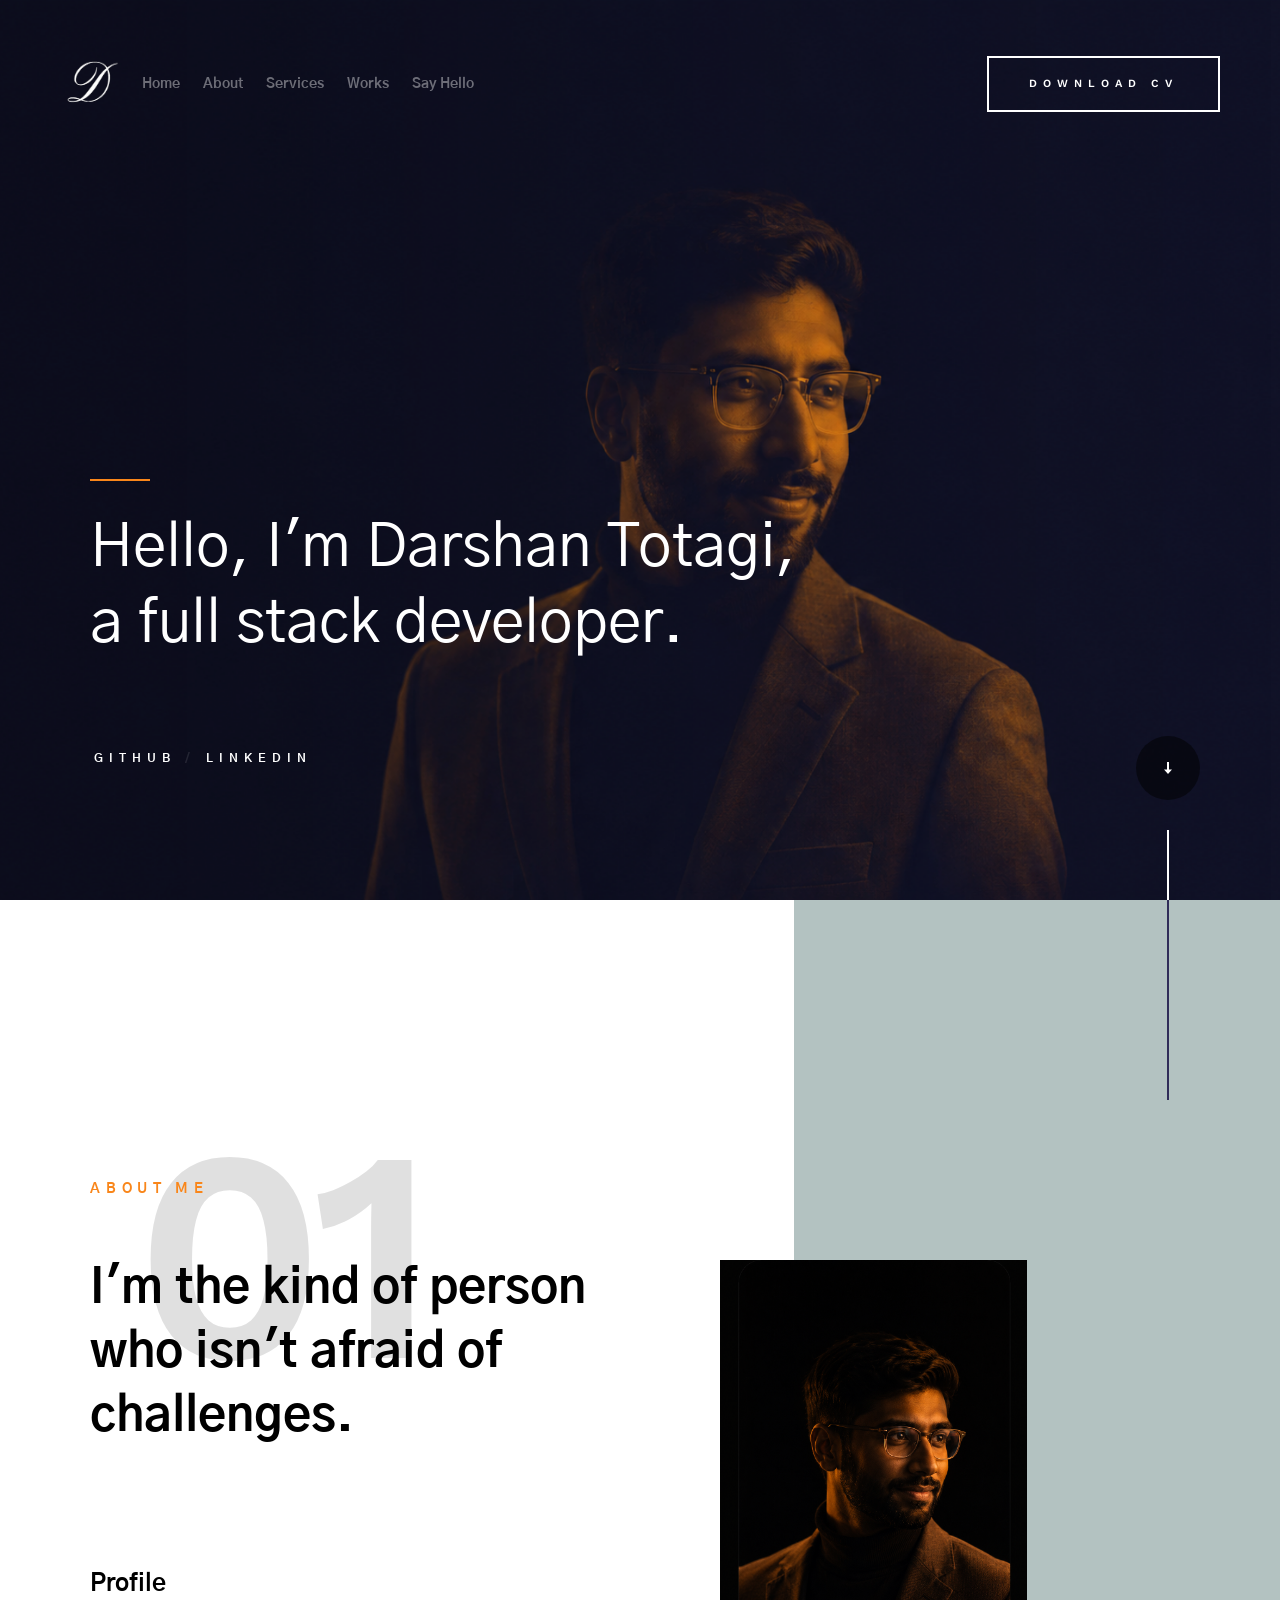
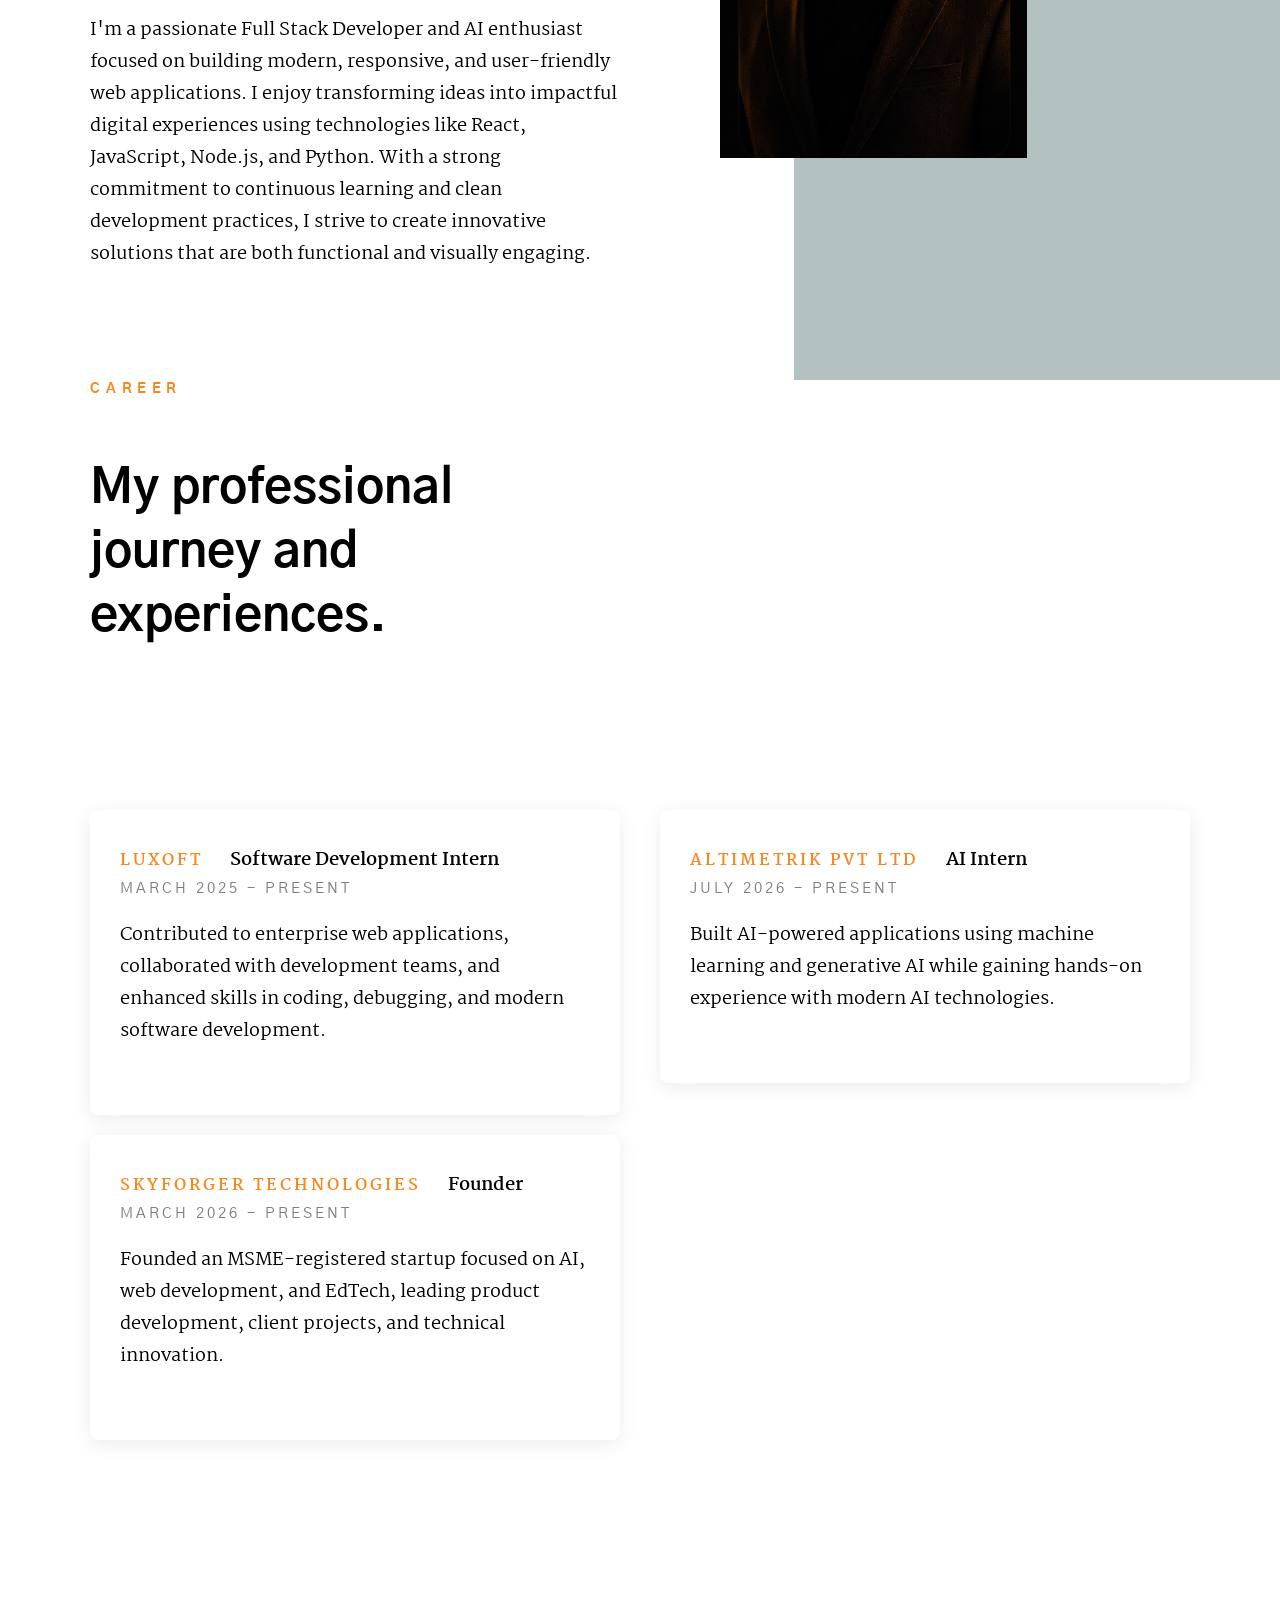
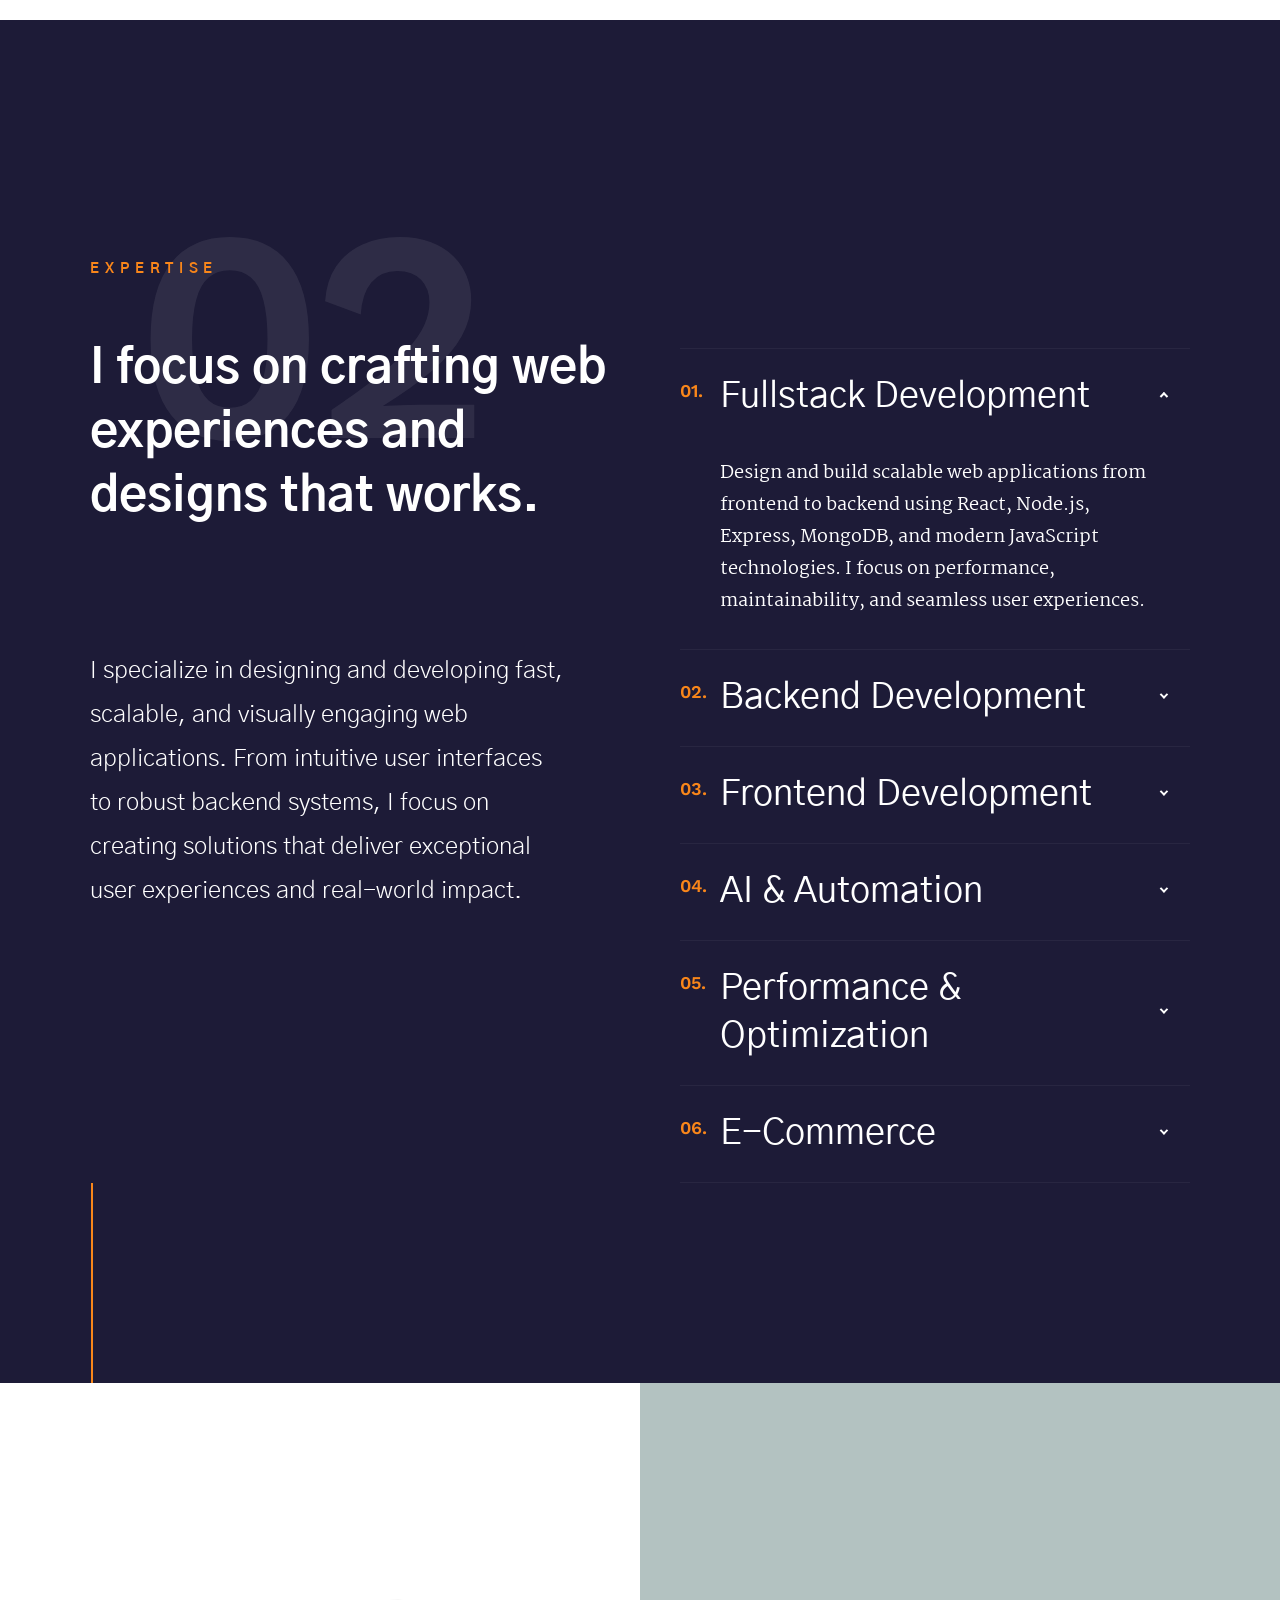
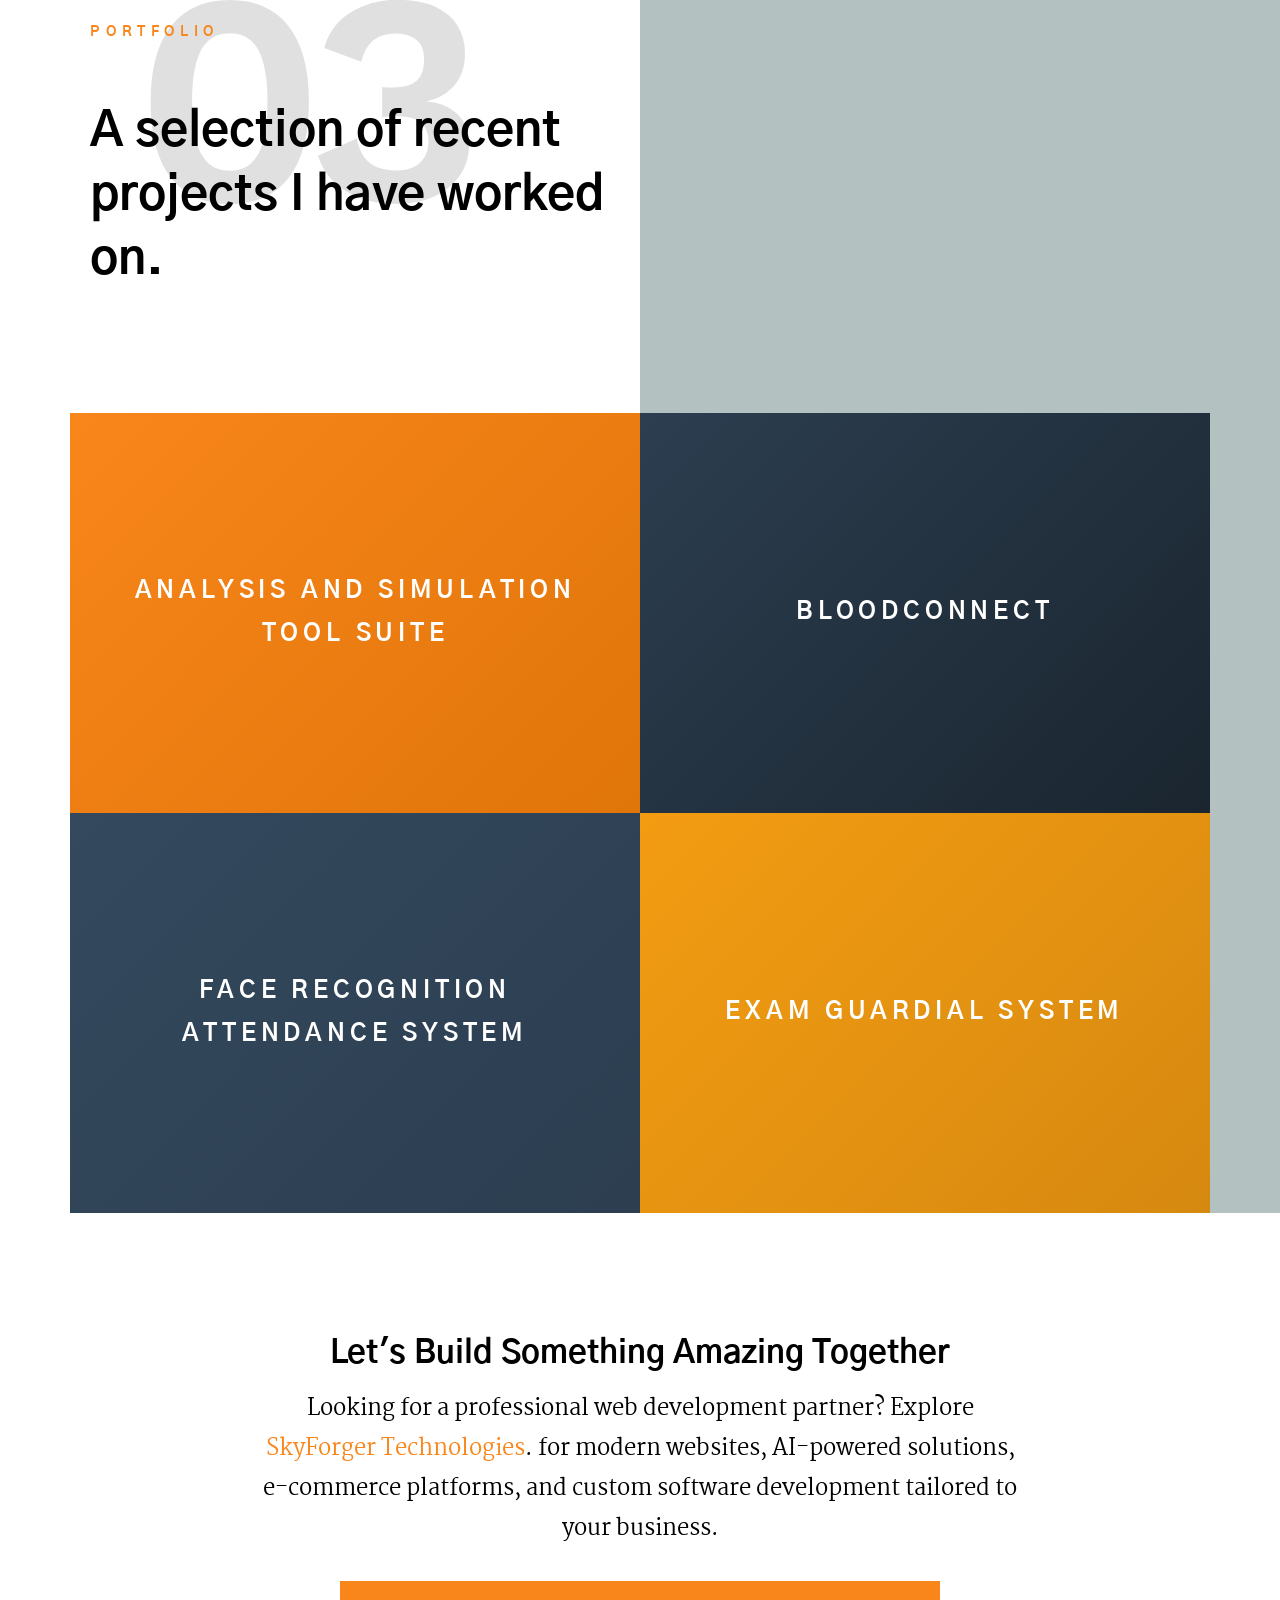
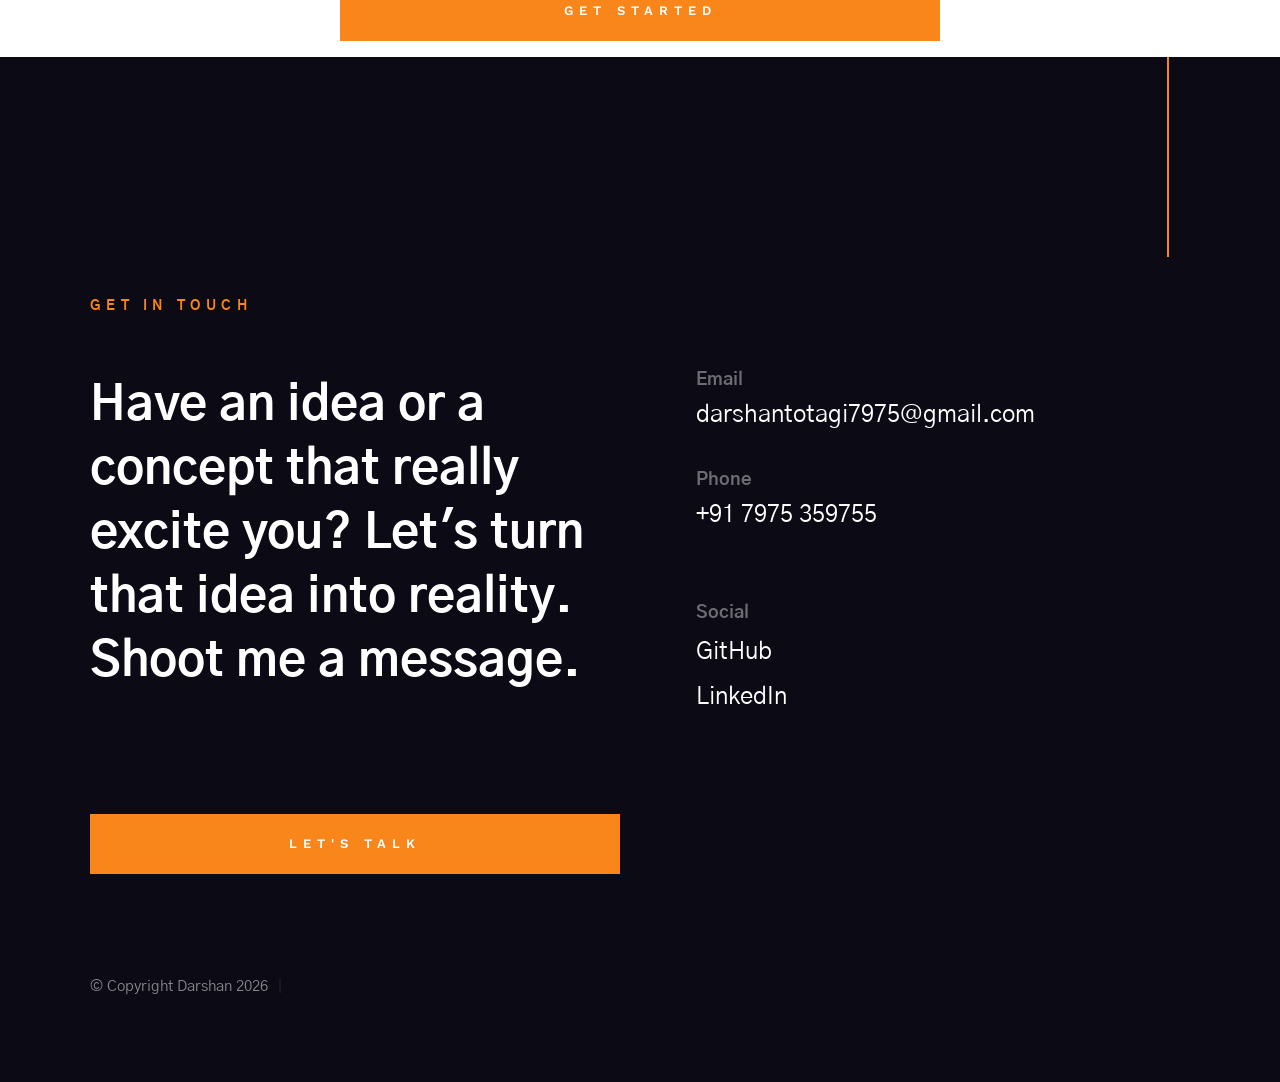
<file: index.html>
<!DOCTYPE html>
<html class="no-js" lang="en">
<head>

    <!--- basic page needs
    ================================================== -->
    <meta charset="utf-8">
    <title>Darshan Totagi | Full Stack Developer | Software Engineer</title>
    <meta name="description" content="Portfolio of Darshan Totagi, Full Stack Developer skilled in React, Java, Node.js, Python, Enterprise Web Applications and UI Design.">
    <meta name="keywords" content="Darshan Totagi, Full Stack Developer, React Developer, Java Developer, Portfolio, Software Engineer, MERN Stack">
    <meta name="author" content="Darshan Totagi">

    <meta property="og:title"
content="Darshan Totagi | Full Stack Developer">

<meta property="og:description"
content="Professional Portfolio showcasing projects, skills and experience.">

<meta property="og:image"
content="https://darshantotagi.netlify.app/images/preview.png">

<meta property="og:url"
content="https://darshantotagi.netlify.app">

<meta property="og:type"
content="website">

    <!-- mobile specific metas
    ================================================== -->
    <meta name="viewport" content="width=device-width, initial-scale=1">

    <link rel="canonical" href="https://darshantotagi.netlify.app">

    <meta name="robots"
content="index, follow">

    <!-- CSS
    ================================================== -->
    <link rel="stylesheet" href="css/base.css">
    <link rel="stylesheet" href="css/main.css">
    <link rel="stylesheet" href="css/vendor.css">

    <!-- script
    ================================================== -->
    <script src="js/modernizr.js"></script>

    <!-- favicons
    ================================================== -->
    <link rel="apple-touch-icon" sizes="180x180" href="images/logo2.png">
    <link rel="icon" type="image/png" sizes="32x32" href="images/logo2.png">
    <link rel="icon" type="image/png" sizes="16x16" href="images/logo2.png">
    <link rel="manifest" href="site.webmanifest">

    <link rel="icon" href="/favicon.ico">

    <script type="application/ld+json">

{
"@context":"https://schema.org",
"@type":"Person",
"name":"Darshan Totagi",
"url":"https://darshantotagi.netlify.app",
"jobTitle":"Full Stack Developer",
"sameAs":[
"https://github.com/yourusername",
"https://linkedin.com/in/yourusername"
]
}

</script>

</head>

<body id="top">


    <!-- preloader
    ================================================== -->
    <div id="preloader">
        <div id="loader" class="dots-fade">
            <div></div>
            <div></div>
            <div></div>
        </div>
    </div>


    <!-- header
    ================================================== -->
    <header class="s-header">

        <div class="header-logo">
            <a href="index.html">
                <img src="images/logo2.png" alt="Homepage">
            </a>
        </div>

        <div class="header-content">
    
            <nav class="row header-nav-wrap">
                <ul class="header-nav">
                    <li><a class="smoothscroll" href="#hero" title="Intro">Home</a></li>
                    <li><a class="smoothscroll" href="#about" title="About">About</a></li>
                    <li><a class="smoothscroll" href="#services" title="Services">Services</a></li>
                    <li><a class="smoothscroll" href="#portfolio" title="Works">Works</a></li>
                    <li><a href="https://wa.me/917975359755" title="Contact us" target="_blank">Say Hello</a></li>
                </ul>
            </nav> <!-- end header-nav-wrap -->

            <a href="drashan_resume.pdf" class="btn btn--stroke btn--small" download>Download CV</a>

        </div> <!-- end header-content -->

        <a class="header-menu-toggle" href="#0"><span>Menu</span></a>

    </header> 


    <!-- hero
    ================================================== -->
    <section id="hero" class="s-hero target-section" data-parallax="scroll" data-image-src="images/darshan_image.png" data-natural-width=3000 data-natural-height=2000 data-position-y=center>

        <div class="row hero-content">

            <div class="column large-full">

                <h1>
                Hello, I'm Darshan Totagi, <br>
                a full stack developer.
                </h1>

                <ul class="hero-social">
                    <li>
                        <a href="https://github.com/darshan-totagi" title="" target="_blank">GitHub</a>
                    </li>
                    <li>
                        <a href="https://www.linkedin.com/in/darshan-totagi-5bb003287/" title="" target="_blank">LinkedIn</a>
                    </li>
                </ul> <!-- end hero-social -->

            </div> 

        </div> <!-- end hero-content -->

        <div class="hero-scroll">
            <a href="#about" class="scroll-link smoothscroll">
                <svg xmlns="http://www.w3.org/2000/svg" width="24" height="24" viewBox="0 0 24 24"><path d="M12 24l-8-9h6v-15h4v15h6z"/></svg>
            </a>
        </div> <!-- end hero-scroll -->

    </section> <!-- end s-hero -->


    <!-- about
    ================================================== -->
    <section id="about" class="s-about target-section">

        <div class="s-about__section s-about__section--profile">

            <div class="right-vert-line"></div>

            <div class="row">
                <div class="column large-6 medium-8 tab-full">

                    <div class="section-intro" data-num="01" data-aos="fade-up">
                        <h3 class="subhead">About Me</h3>
                        <h1 class="display-1">I'm the kind of person who isn't afraid of challenges.</h1>
                    </div>

                    <div class="profile-pic" data-aos="fade-up">
                        <img src="images/profile_pic1.png" 
                             srcset="images/profile_pic1.png 1x, images/profile_pic1.png 2x" alt="">
                    </div>

                    <h3 data-aos="fade-up">Profile</h3>

                    <p data-aos="fade-up">
                    I'm a passionate Full Stack Developer and AI enthusiast focused on building modern, responsive, and user-friendly web applications. I enjoy transforming ideas into impactful digital experiences using technologies like React, JavaScript, Node.js, and Python. With a strong commitment to continuous learning and clean development practices, I strive to create innovative solutions that are both functional and visually engaging.
                    </p>

                </div>
            </div>

        </div> <!-- end s-about__section--profile -->

        <div class="s-about__section">

            <div class="right-vert-line"></div>

            <div class="row">
                <div class="column large-6 medium-8 tab-full">
                    <div class="section-intro" data-aos="fade-up">
                        <h3 class="subhead">Career</h3>
                        <h1 class="display-1">My professional journey and experiences.</h1>
                    </div>
                </div>
            </div>

            <div class="row block-large-1-2 block-900-full work-positions">

                <div class="column" data-aos="fade-up">
                    <div class="position">
                        <div class="position__header">
                            <h6>
                                <span class="position__co">Luxoft</span>
                                <span class="position__pos">Software Development Intern</span>
                            </h6>
                            <div class="position__timeframe">
                                March 2025 - Present
                            </div>
                        </div>

                        <p>
                        Contributed to enterprise web applications, collaborated with development teams, and enhanced skills in coding, debugging, and modern software development.
                        </p>
                    </div>
                </div> <!-- end column -->
                <div class="column" data-aos="fade-up">
                    <div class="position">
                        <div class="position__header">
                            <h6>
                                <span class="position__co">Altimetrik pvt ltd</span>
                                <span class="position__pos">AI Intern</span>
                            </h6>
                            <div class="position__timeframe">
                                July 2026 - Present
                            </div>
                        </div>

                        <p>
                        Built AI-powered applications using machine learning and generative AI while gaining hands-on experience with modern AI technologies.
                        </p>
                    </div>
                </div> <!-- end column -->
                <div class="column" data-aos="fade-up">
                    <div class="position">
                        <div class="position__header">
                            <h6>
                                <span class="position__co">Skyforger technologies</span>
                                <span class="position__pos">Founder</span>
                            </h6>
                            <div class="position__timeframe">
                                March 2026 - Present
                            </div>
                        </div>

                        <p>
                        Founded an MSME-registered startup focused on AI, web development, and EdTech, leading product development, client projects, and technical innovation.
                        </p>
                    </div>
               

            </div> <!-- work positions -->

        </div> <!-- end s-about__section -->

    </section> <!-- end s-about -->


    <!-- services
    ================================================== -->
    <section id="services" class="s-services target-section h-dark-bg">
        
        <div class="row s-services__content">

            <div class="vert-line"></div>

            <div class="column large-6 s-services__leftcol">
                <div class="section-intro" data-num="02" data-aos="fade-up">
                    <h3 class="subhead">Expertise</h3>

                    <h1 class="display-1">
                    I focus on crafting web experiences
                    and designs that works.
                    </h1>
                </div>

                <p class="lead" data-aos="fade-up">
                I specialize in designing and developing fast, scalable, and visually engaging web applications. From intuitive user interfaces to robust backend systems, I focus on creating solutions that deliver exceptional user experiences and real-world impact.
                </p>
            </div> <!-- end  s-services--leftcol -->

            <div class="column large-6">
                <ul class="services-list" data-aos="fade-up">
                    <li class="services-list__item is-active">
                        <div class="services-list__item-header">
                            <h5>Fullstack Development</h5>
                        </div>
                        <div class="services-list__item-body">
                            <p>
                            Design and build scalable web applications from frontend to backend using React, Node.js, Express, MongoDB, and modern JavaScript technologies. I focus on performance, maintainability, and seamless user experiences.
                            </p>
                        </div>
                    </li> <!-- services-list__item -->
                    <li class="services-list__item">
                        <div class="services-list__item-header">
                            <h5>Backend Development</h5>
                        </div>
                        <div class="services-list__item-body">
                            <p>
                            Create responsive, interactive, and visually engaging interfaces with React, HTML5, CSS3, Tailwind CSS, and JavaScript. Every interface is optimized for speed, accessibility, and cross-device compatibility.
                            </p>
                        </div>
                    </li> <!-- services-list__item -->
                    <li class="services-list__item">
                        <div class="services-list__item-header">
                            <h5>Frontend Development</h5>
                        </div>
                        <div class="services-list__item-body">
                            <p>
                            Develop secure REST APIs, authentication systems, database architectures, and server-side applications using Node.js, Express, MongoDB, and Python to power reliable and scalable platforms.
                            </p>
                        </div>
                    </li> <!-- services-list__item -->
                    <li class="services-list__item">
                        <div class="services-list__item-header">
                            <h5>AI & Automation</h5>
                        </div>
                        <div class="services-list__item-body">
                            <p>
                            Build AI-powered applications, intelligent assistants, and workflow automation solutions using Python, machine learning, and modern AI technologies to improve productivity and solve complex problems.
                            </p>
                        </div>
                    </li> <!-- services-list__item -->
                    <li class="services-list__item">
                        <div class="services-list__item-header">
                            <h5>Performance & Optimization</h5>
                        </div>
                        <div class="services-list__item-body">
                            <p>
                            Optimize websites and applications for speed, scalability, SEO, and security. I ensure fast loading times, efficient code, responsive layouts, and an exceptional user experience across all devices.
                            </p>
                        </div>
                    </li> <!-- services-list__item -->
                    <li class="services-list__item">
                        <div class="services-list__item-header">
                            <h5>E-Commerce</h5>
                        </div>
                        <div class="services-list__item-body">
                            <p>
                            Build modern, scalable, and secure e-commerce websites with seamless shopping experiences, secure payment integration, inventory management, and responsive designs that help businesses grow their online sales.
                            </p>
                        </div>
                    </li> <!-- services-list__item -->
                </ul> <!-- end services-list -->
            </div>

        </div> <!-- s-services__content -->

    </section> <!-- end s-services -->


    <!-- portfolio
    ================================================== -->
    <section id="portfolio" class="s-portfolio target-section">

        <div class="row s-portfolio__header">
            <div class="column large-6 medium-8 tab-full">
                <div class="section-intro" data-num="03" data-aos="fade-up">
                    <h3 class="subhead">Portfolio</h3>
                    <h1 class="display-1">
                        A selection of recent projects I have worked on.
                    </h1>
                </div>
            </div>
        </div> <!-- s-porfolio__header -->

        <div class="row s-porfolio__list block-large-1-2 block-tab-full collapse">

            <div class="column" data-aos="fade-up">
                <div class="folio-item">
                    <div class="folio-item__thumb">
                        <a class="folio-item__thumb-link" href="#0" title="Analysis and Simulation Tool Suite" data-size="1050x700">
                            <div class="folio-placeholder gradient-1">Analysis and Simulation Tool Suite</div>
                        </a>
                    </div>
                    <div class="folio-item__info">
                        <div class="folio-item__cat">Full Stack</div>
                        <h4 class="folio-item__title">Analysis and Simulation Tool Suite</h4>
                        <a href="#0" title="Confidential Project" >
    Confidential
</a>
                    </div>
                    <a href="#0" title="Project Link" class="folio-item__project-link">Enterprise Project</a>
                    <div class="folio-item__caption">
                        <p>A comprehensive tool suite for data analysis and simulation.</p>
                    </div>
                </div>
            </div> <!-- end column -->
            <div class="column" data-aos="fade-up">
                <div class="folio-item">
                    <div class="folio-item__thumb">
                        <a class="folio-item__thumb-link" href="#0" title="BloodConnect" data-size="1050x700">
                            <div class="folio-placeholder gradient-2">BloodConnect</div>
                        </a>
                    </div>
                    <div class="folio-item__info">
                        <div class="folio-item__cat">Web App</div>
                        <h4 class="folio-item__title">BloodConnect</h4>
                    </div>
                    <a href="https://github.com/darshan-totagi/blood-donation.git" title="Project Link" class="folio-item__project-link">GitHub</a>
                    <div class="folio-item__caption">
                        <p>A platform to connect blood donors with recipients.</p>
                    </div>
                </div>
            </div> <!-- end column -->
            <div class="column" data-aos="fade-up">
                <div class="folio-item">
                    <div class="folio-item__thumb">
                        <a class="folio-item__thumb-link" href="#0" title="Face Recognition Attendance System" data-size="1050x700">
                            <div class="folio-placeholder gradient-3">Face Recognition Attendance System</div>
                        </a>
                    </div>
                    <div class="folio-item__info">
                        <div class="folio-item__cat">AI/ML</div>
                        <h4 class="folio-item__title">Face Recognition Attendance System</h4>
                    </div>
                    <a href="#0" title="Project Link" class="folio-item__project-link">GitHub</a>
                    <div class="folio-item__caption">
                        <p>An automated attendance system using facial recognition.</p>
                    </div>
                </div>
            </div> <!-- end column -->
            <div class="column" data-aos="fade-up">
                <div class="folio-item">
                    <div class="folio-item__thumb">
                        <a class="folio-item__thumb-link" href="#0" title="Exam Guardial System" data-size="1050x700">
                            <div class="folio-placeholder gradient-4">Exam Guardial System</div>
                        </a>
                    </div>
                    <div class="folio-item__info">
                        <div class="folio-item__cat">Full Stack</div>
                        <h4 class="folio-item__title">Exam Guardial System</h4>
                    </div>
                    <a href="https://github.com/darshan-totagi/Exam-Guardrail.git" title="Project Link" class="folio-item__project-link">GitHub</a>
                    <div class="folio-item__caption">
                        <p>A secure exam management and proctoring system.</p>
                    </div>
                </div>
            </div> <!-- end column -->

        </div> <!-- folio-list -->

    </section> <!-- end portfolio -->


    


        <!-- CTA
        ================================================== -->
        <div class="s-cta">

            <div class="row">
                <div class="column large-full">
                    <h2 class="section-desc" data-aos="fade-up">
                        Let's Build Something Amazing Together
                    </h2>
                </div>
            </div>
    
            <div class="row cta-content" data-aos="fade-up">
                <div class="column large-full">
                    <p>
                    Looking for a professional web development partner?
Explore <a href="https://www.dreamhost.com/r.cgi?287326">SkyForger Technologies</a>.
                    for modern websites, AI-powered solutions, e-commerce platforms, and custom software development tailored to your business.
                    </p>
    
                    <a href="https://skyforgertechnologies.me/services" class="btn btn--primary h-full-width">Get Started</a>
                </div>
            </div> <!-- end cta-content -->
    
        </div> <!-- end s-cta -->


    </section> <!-- end s-testimonials -->


    <!-- footer
    ================================================== -->
    <footer class="s-footer h-dark-bg">
        
        <div class="right-vert-line"></div>

        <div class="row s-footer__main">
            <div class="column large-6">
                <div class="section-intro" data-aos="fade-up">
                    <h3 class="subhead">Get In Touch</h3>

                    <h1 class="display-1">
                    Have an idea or a concept that really excite you?
                    Let's turn that idea into reality. Shoot me a message.
                    </h1>
                </div>

                <div class="footer-email-us">
                    <a href="https://wa.me/917975359755" class="btn btn--primary h-full-width" target="_blank">Let's Talk</a>
                </div>
            </div>

            <div class="column large-5">
                <div class="footer-contacts">
                    <div class="footer-contact-block" data-aos="fade-up">
                        <h5 class="footer-contact-block__header">
                            Email
                        </h5>
                        <p class="footer-contact-block__content">
                            <a href="mailto:#0">darshantotagi7975@gmail.com</a>
                        </p>
                    </div> <!-- end footer-contact-block -->
                    <div class="footer-contact-block" data-aos="fade-up">
                        <h5 class="footer-contact-block__header">
                            Phone
                        </h5>
                        <p class="footer-contact-block__content">
                            <a href="tel:+917975359755">+91 7975 359755</a>
                        </p>
                    </div> <!-- end footer-contact-block -->
                    <br>
                    <div class="footer-contact-block" data-aos="fade-up">
                        <h5 class="footer-contact-block__header">
                            Social
                        </h5>
                        <ul class="footer-contact-block__list">
                            <li><a href="https://github.com/darshan-totagi" target="_blank">GitHub</a></li>
                            <li><a href="https://www.linkedin.com/in/darshan-totagi-5bb003287/" target="_blank">LinkedIn</a></li>
                        </ul>
                    </div> <!-- end footer-contact-block -->
                </div>
            </div>
        </div> <!-- end s-footer__main -->

        <div class="row s-footer__bottom">
            <div class="column large-full ss-copyright">
                <span>© Copyright Darshan 2026</span> 
                <span><a href="https://www.styleshout.com/"></a></span>
            </div> <!-- end ss-copyright -->

            <div class="ss-go-top">
                <a class="smoothscroll" title="Back to Top" href="#top">
                    <svg xmlns="http://www.w3.org/2000/svg" width="24" height="24" viewBox="0 0 24 24"><path d="M12 0l8 9h-6v15h-4v-15h-6z"/></svg>
                </a>
            </div> <!-- end ss-go-top -->
        </div> <!-- end s-footer__bottom -->

    </footer> <!-- end s-footer -->


    <!-- project info modal
    ================================================== -->
    <div aria-hidden="true" class="pswp project-modal" role="dialog" tabindex="-1">

        <div class="pswp__bg project-modal__bg"></div>
        <div class="pswp__scroll-wrap project-modal__scroll-wrap">

            <div class="project-modal__content">
                <button class="project-modal__close" title="Close (Esc)"></button>
                <div class="project-modal__info">
                    <h2 class="project-modal__title"></h2>
                    <p class="project-modal__category"></p>
                    <p class="project-modal__description"></p>
                    <a class="project-modal__link" href="#" target="_blank">View Project</a>
                </div>
            </div>

        </div>

    </div> <!-- end project info modal -->


    <!-- Java Script
    ================================================== -->
    <script src="js/jquery-3.2.1.min.js"></script>
    <script src="js/plugins.js"></script>
    <script src="js/main.js"></script>

</body>
</file>
<file: css/base.css>
/* =================================================================== 
 *  Ethos Base Stylesheet
 *  Ver. 1.0.0
 *  11-05-2019
 *  ------------------------------------------------------------------
 *
 *  TOC:
 *	# imports
 *	# normalize
 *	# basic/base setup styles
 *	# grid v2.1.2
 *	# block grids
 *	# MISC
 *
 * =================================================================== */



/* ===================================================================
 * # imports 
 *
 * ------------------------------------------------------------------- */
@import url("https://fonts.googleapis.com/css?family=Gothic+A1:300,300i,400,400i,500,500i,600,600i,700,700i|Martel:300,300i,400,400i,700,700i,900,900i|Work+Sans:600,700&display=swap");



/* ==========================================================================
 * # normalize
 * normalize.css v8.0.1 | MIT License |
 * github.com/necolas/normalize.css
 *
 * -------------------------------------------------------------------------- */

/* ------------------------------------------------------------------- 
 * ## document
 * ------------------------------------------------------------------- */

/* 1. Correct the line height in all browsers.
 * 2. Prevent adjustments of font size after orientation changes in iOS.*/
html {
	line-height: 1.15;  /* 1 */
	-webkit-text-size-adjust: 100%;  /* 2 */
}

/* ------------------------------------------------------------------- 
 * ## sections
 * ------------------------------------------------------------------- */

/* Remove the margin in all browsers. */
body {
	margin: 0;
}

/* Render the `main` element consistently in IE. */
main {
	display: block;
}

/* Correct the font size and margin on `h1` elements within `section` and
 * `article` contexts in Chrome, Firefox, and Safari. */
h1 {
	font-size: 2em;
	margin: 0.67em 0;
}

/* ------------------------------------------------------------------- 
 * ## grouping
 * ------------------------------------------------------------------- */

/* 1. Add the correct box sizing in Firefox.
 * 2. Show the overflow in Edge and IE. */
hr {
	-webkit-box-sizing: content-box;
	box-sizing: content-box;  /* 1 */
	height: 0;  /* 1 */
	overflow: visible;  /* 2 */
}

/* 1. Correct the inheritance and scaling of font size in all browsers.
 * 2. Correct the odd `em` font sizing in all browsers. */
pre {
	font-family: monospace, monospace;  /* 1 */
	font-size: 1em;  /* 2 */
}

/* ------------------------------------------------------------------- 
 * ## text-level semantics
 * ------------------------------------------------------------------- */

/* Remove the gray background on active links in IE 10. */
a {
	background-color: transparent;
}

/* 1. Remove the bottom border in Chrome 57-
 * 2. Add the correct text decoration in Chrome, Edge, IE, Opera, and Safari. */
abbr[title] {
	border-bottom: none;  /* 1 */
	text-decoration: underline;  /* 2 */
	-webkit-text-decoration: underline dotted;
	text-decoration: underline dotted;  /* 2 */
}

/* Add the correct font weight in Chrome, Edge, and Safari. */
b,
strong {
	font-weight: bolder;
}

/* 1. Correct the inheritance and scaling of font size in all browsers.
 * 2. Correct the odd `em` font sizing in all browsers. */
code,
kbd,
samp {
	font-family: monospace, monospace;  /* 1 */
	font-size: 1em;  /* 2 */
}

/* Add the correct font size in all browsers. */
small {
	font-size: 80%;
}

/* Prevent `sub` and `sup` elements from affecting the line height in
 * all browsers. */
sub,
sup {
	font-size: 75%;
	line-height: 0;
	position: relative;
	vertical-align: baseline;
}

sub {
	bottom: -0.25em;
}

sup {
	top: -0.5em;
}

/* ------------------------------------------------------------------- 
 * ## embedded content
 * ------------------------------------------------------------------- */

/* Remove the border on images inside links in IE 10. */
img {
	border-style: none;
}

/* ------------------------------------------------------------------- 
 * ## forms
 * ------------------------------------------------------------------- */

/* 1. Change the font styles in all browsers.
 * 2. Remove the margin in Firefox and Safari. */
button,
input,
optgroup,
select,
textarea {
	font-family: inherit;  /* 1 */
	font-size: 100%;  /* 1 */
	line-height: 1.15;  /* 1 */
	margin: 0;  /* 2 */
}

/* Show the overflow in IE.
 * 1. Show the overflow in Edge. */
button,
input {

	/* 1 */
	overflow: visible;
}

/* Remove the inheritance of text transform in Edge, Firefox, and IE.
 * 1. Remove the inheritance of text transform in Firefox. */
button,
select {

	/* 1 */
	text-transform: none;
}

/* Correct the inability to style clickable types in iOS and Safari. */
button,
[type="button"],
[type="reset"],
[type="submit"] {
	-webkit-appearance: button;
}

/* Remove the inner border and padding in Firefox. */
button::-moz-focus-inner,
[type="button"]::-moz-focus-inner,
[type="reset"]::-moz-focus-inner,
[type="submit"]::-moz-focus-inner {
	border-style: none;
	padding: 0;
}

/* Restore the focus styles unset by the previous rule. */
button:-moz-focusring,
[type="button"]:-moz-focusring,
[type="reset"]:-moz-focusring,
[type="submit"]:-moz-focusring {
	outline: 1px dotted ButtonText;
}

/* Correct the padding in Firefox. */
fieldset {
	padding: 0.35em 0.75em 0.625em;
}

/* 1. Correct the text wrapping in Edge and IE.
 * 2. Correct the color inheritance from `fieldset` elements in IE.
 * 3. Remove the padding so developers are not caught out when they zero out
 *    `fieldset` elements in all browsers. */
legend {
	-webkit-box-sizing: border-box;
	box-sizing: border-box;  /* 1 */
	color: inherit;  /* 2 */
	display: table;  /* 1 */
	max-width: 100%;  /* 1 */
	padding: 0;  /* 3 */
	white-space: normal;  /* 1 */
}

/* Add the correct vertical alignment in Chrome, Firefox, and Opera. */
progress {
	vertical-align: baseline;
}

/* Remove the default vertical scrollbar in IE 10+. */
textarea {
	overflow: auto;
}

/* 1. Add the correct box sizing in IE 10.
 * 2. Remove the padding in IE 10. */
[type="checkbox"],
[type="radio"] {
	-webkit-box-sizing: border-box;
	box-sizing: border-box;  /* 1 */
	padding: 0;  /* 2 */
}

/* Correct the cursor style of increment and decrement buttons in Chrome. */
[type="number"]::-webkit-inner-spin-button,
[type="number"]::-webkit-outer-spin-button {
	height: auto;
}

/* 1. Correct the odd appearance in Chrome and Safari.
 * 2. Correct the outline style in Safari. */
[type="search"] {
	-webkit-appearance: textfield;  /* 1 */
	outline-offset: -2px;  /* 2 */
}

/* Remove the inner padding in Chrome and Safari on macOS. */
[type="search"]::-webkit-search-decoration {
	-webkit-appearance: none;
}

/* 1. Correct the inability to style clickable types in iOS and Safari.
 * 2. Change font properties to `inherit` in Safari. */
::-webkit-file-upload-button {
	-webkit-appearance: button;  /* 1 */
	font: inherit;  /* 2 */
}

/* ------------------------------------------------------------------- 
 * ## interactive
 * ------------------------------------------------------------------- */

/* Add the correct display in Edge, IE 10+, and Firefox. */
details {
	display: block;
}

/* Add the correct display in all browsers. */
summary {
	display: list-item;
}

/* ------------------------------------------------------------------- 
 * ## misc
 * ------------------------------------------------------------------- */

/* Add the correct display in IE 10+. */
template {
	display: none;
}

/* Add the correct display in IE 10. */
[hidden] {
	display: none;
}



/* ===================================================================
 * # basic/base setup styles
 *
 * ------------------------------------------------------------------- */
html {
	font-size: 62.5%;
	-webkit-box-sizing: border-box;
	box-sizing: border-box;
}

*,
*::before,
*::after {
	-webkit-box-sizing: inherit;
	box-sizing: inherit;
}

body {
	font-weight: normal;
	line-height: 1;
	word-wrap: break-word;
	-moz-font-smoothing: grayscale;
	-moz-osx-font-smoothing: grayscale;
	-webkit-font-smoothing: antialiased;
	-webkit-overflow-scrolling: touch;
	-webkit-text-size-adjust: none;
}

/* ------------------------------------------------------------------- 
 * ## Media
 * ------------------------------------------------------------------- */
svg,
img,
video
embed,
iframe,
object {
	max-width: 100%;
	height: auto;
}

/* ------------------------------------------------------------------- 
 * ## Typography resets 
 * ------------------------------------------------------------------- */
div, dl, dt, dd, ul, ol, li, h1, h2, h3, h4, h5, h6, pre, form, p, blockquote, th, td {
	margin: 0;
	padding: 0;
}

p {
	font-size: inherit;
	text-rendering: optimizeLegibility;
}

em,
i {
	font-style: italic;
	line-height: inherit;
}

strong,
b {
	font-weight: bold;
	line-height: inherit;
}

small {
	font-size: 60%;
	line-height: inherit;
}

ol,
ul {
	list-style: none;
}

li {
	display: block;
}

/* ------------------------------------------------------------------- 
 * ## links
 * ------------------------------------------------------------------- */
a {
	text-decoration: none;
	line-height: inherit;
}

a img {
	border: none;
}

/* ------------------------------------------------------------------- 
 * ## inputs
 * ------------------------------------------------------------------- */
fieldset {
	margin: 0;
	padding: 0;
}

input[type="email"],
input[type="number"],
input[type="search"],
input[type="text"],
input[type="tel"],
input[type="url"],
input[type="password"],
textarea {
	-webkit-appearance: none;
	-moz-appearance: none;
	appearance: none;
}



/* ===================================================================
 * # grid v2.1.2
 *
 *   -----------------------------------------------------------------
 * - Grid breakpoints are based on MAXIMUM WIDTH media queries, 
 *   meaning they apply to that one breakpoint and ALL THOSE BELOW IT.
 * - Grid columns without a specified width will automatically layout 
 *   as equal width columns.
 * ------------------------------------------------------------------- */

/* rows
 * ------------------------------------- */
.row {
	width: 89%;
	max-width: 1200px;
	margin: 0 auto;
	display: -ms-flexbox;
	display: -webkit-box;
	display: flex;
	-ms-flex-flow: row wrap;
	-webkit-box-orient: horizontal;
	-webkit-box-direction: normal;
	flex-flow: row wrap;
}

.row .row {
	width: auto;
	max-width: none;
	margin-left: -20px;
	margin-right: -20px;
}

/* columns
 * -------------------------------------- */
.column {
	-ms-flex: 1 1 0%;
	-webkit-box-flex: 1;
	flex: 1 1 0%;
	padding: 0 20px;
}

.collapse > .column,
.column.collapse {
	padding: 0;
}

/* flex row containers utility classes
 * ----------------------------------------- */
.row.row-wrap {
	-ms-flex-wrap: wrap;
	flex-wrap: wrap;
}

.row.row-nowrap {
	-ms-flex-wrap: none;
	flex-wrap: nowrap;
}

.row.row-y-top {
	-ms-flex-align: start;
	-webkit-box-align: start;
	align-items: flex-start;
}

.row.row-y-bottom {
	-ms-flex-align: end;
	-webkit-box-align: end;
	align-items: flex-end;
}

.row.row-y-center {
	-ms-flex-align: center;
	-webkit-box-align: center;
	align-items: center;
}

.row.row-stretch {
	-ms-flex-align: stretch;
	-webkit-box-align: stretch;
	align-items: stretch;
}

.row.row-baseline {
	-ms-flex-align: baseline;
	-webkit-box-align: baseline;
	align-items: baseline;
}

.row.row-x-left {
	-ms-flex-pack: start;
	-webkit-box-pack: start;
	justify-content: flex-start;
}

.row.row-x-right {
	-ms-flex-pack: end;
	-webkit-box-pack: end;
	justify-content: flex-end;
}

.row.row-x-center {
	-ms-flex-pack: center;
	-webkit-box-pack: center;
	justify-content: center;
}

/* flex item utility alignment classes
 * ----------------------------------------- */
.align-center {
	margin: auto;
	-webkit-align-self: center;
	-ms-flex-item-align: center;
	-ms-grid-row-align: center;
	align-self: center;
}

.align-left {
	margin-right: auto;
	-webkit-align-self: center;
	-ms-flex-item-align: center;
	-ms-grid-row-align: center;
	align-self: center;
}

.align-right {
	margin-left: auto;
	-webkit-align-self: center;
	-ms-flex-item-align: center;
	-ms-grid-row-align: center;
	align-self: center;
}

.align-x-center {
	margin-right: auto;
	margin-left: auto;
}

.align-x-left {
	margin-right: auto;
}

.align-x-right {
	margin-left: auto;
}

.align-y-center {
	-webkit-align-self: center;
	-ms-flex-item-align: center;
	-ms-grid-row-align: center;
	align-self: center;
}

.align-y-top {
	-webkit-align-self: flex-start;
	-ms-flex-item-align: start;
	align-self: flex-start;
}

.align-y-bottom {
	-webkit-align-self: flex-end;
	-ms-flex-item-align: end;
	align-self: flex-end;
}

/* large screen column widths 
 * -------------------------------------- */
.large-1 {
	-ms-flex: 0 0 8.33333%;
	-webkit-box-flex: 0;
	flex: 0 0 8.33333%;
	max-width: 8.33333%;
}

.large-2 {
	-ms-flex: 0 0 16.66667%;
	-webkit-box-flex: 0;
	flex: 0 0 16.66667%;
	max-width: 16.66667%;
}

.large-3 {
	-ms-flex: 0 0 25%;
	-webkit-box-flex: 0;
	flex: 0 0 25%;
	max-width: 25%;
}

.large-4 {
	-ms-flex: 0 0 33.33333%;
	-webkit-box-flex: 0;
	flex: 0 0 33.33333%;
	max-width: 33.33333%;
}

.large-5 {
	-ms-flex: 0 0 41.66667%;
	-webkit-box-flex: 0;
	flex: 0 0 41.66667%;
	max-width: 41.66667%;
}

.large-6,
.large-half {
	-ms-flex: 0 0 50%;
	-webkit-box-flex: 0;
	flex: 0 0 50%;
	max-width: 50%;
}

.large-7 {
	-ms-flex: 0 0 58.33333%;
	-webkit-box-flex: 0;
	flex: 0 0 58.33333%;
	max-width: 58.33333%;
}

.large-8 {
	-ms-flex: 0 0 66.66667%;
	-webkit-box-flex: 0;
	flex: 0 0 66.66667%;
	max-width: 66.66667%;
}

.large-9 {
	-ms-flex: 0 0 75%;
	-webkit-box-flex: 0;
	flex: 0 0 75%;
	max-width: 75%;
}

.large-10 {
	-ms-flex: 0 0 83.33333%;
	-webkit-box-flex: 0;
	flex: 0 0 83.33333%;
	max-width: 83.33333%;
}

.large-11 {
	-ms-flex: 0 0 91.66667%;
	-webkit-box-flex: 0;
	flex: 0 0 91.66667%;
	max-width: 91.66667%;
}

.large-12,
.large-full {
	-ms-flex: 0 0 100%;
	-webkit-box-flex: 0;
	flex: 0 0 100%;
	max-width: 100%;
}

/* ------------------------------------------------------------------- 
 * ## medium screen devices
 * ------------------------------------------------------------------- */
@media screen and (max-width:1200px) {
	.row .row {
		margin-left: -16px;
		margin-right: -16px;
	}

	.column {
		padding: 0 16px;
	}

	.medium-1 {
		-ms-flex: 0 0 8.33333%;
		-webkit-box-flex: 0;
		flex: 0 0 8.33333%;
		max-width: 8.33333%;
	}

	.medium-2 {
		-ms-flex: 0 0 16.66667%;
		-webkit-box-flex: 0;
		flex: 0 0 16.66667%;
		max-width: 16.66667%;
	}

	.medium-3 {
		-ms-flex: 0 0 25%;
		-webkit-box-flex: 0;
		flex: 0 0 25%;
		max-width: 25%;
	}

	.medium-4 {
		-ms-flex: 0 0 33.33333%;
		-webkit-box-flex: 0;
		flex: 0 0 33.33333%;
		max-width: 33.33333%;
	}

	.medium-5 {
		-ms-flex: 0 0 41.66667%;
		-webkit-box-flex: 0;
		flex: 0 0 41.66667%;
		max-width: 41.66667%;
	}

	.medium-6,
	.medium-half {
		-ms-flex: 0 0 50%;
		-webkit-box-flex: 0;
		flex: 0 0 50%;
		max-width: 50%;
	}

	.medium-7 {
		-ms-flex: 0 0 58.33333%;
		-webkit-box-flex: 0;
		flex: 0 0 58.33333%;
		max-width: 58.33333%;
	}

	.medium-8 {
		-ms-flex: 0 0 66.66667%;
		-webkit-box-flex: 0;
		flex: 0 0 66.66667%;
		max-width: 66.66667%;
	}

	.medium-9 {
		-ms-flex: 0 0 75%;
		-webkit-box-flex: 0;
		flex: 0 0 75%;
		max-width: 75%;
	}

	.medium-10 {
		-ms-flex: 0 0 83.33333%;
		-webkit-box-flex: 0;
		flex: 0 0 83.33333%;
		max-width: 83.33333%;
	}

	.medium-11 {
		-ms-flex: 0 0 91.66667%;
		-webkit-box-flex: 0;
		flex: 0 0 91.66667%;
		max-width: 91.66667%;
	}

	.medium-12,
	.medium-full {
		-ms-flex: 0 0 100%;
		-webkit-box-flex: 0;
		flex: 0 0 100%;
		max-width: 100%;
	}

}

/* ------------------------------------------------------------------- 
 * ## tablets
 * ------------------------------------------------------------------- */
@media screen and (max-width:800px) {
	.tab-1 {
		-ms-flex: 0 0 8.33333%;
		-webkit-box-flex: 0;
		flex: 0 0 8.33333%;
		max-width: 8.33333%;
	}

	.tab-2 {
		-ms-flex: 0 0 16.66667%;
		-webkit-box-flex: 0;
		flex: 0 0 16.66667%;
		max-width: 16.66667%;
	}

	.tab-3 {
		-ms-flex: 0 0 25%;
		-webkit-box-flex: 0;
		flex: 0 0 25%;
		max-width: 25%;
	}

	.tab-4 {
		-ms-flex: 0 0 33.33333%;
		-webkit-box-flex: 0;
		flex: 0 0 33.33333%;
		max-width: 33.33333%;
	}

	.tab-5 {
		-ms-flex: 0 0 41.66667%;
		-webkit-box-flex: 0;
		flex: 0 0 41.66667%;
		max-width: 41.66667%;
	}

	.tab-6,
	.tab-half {
		-ms-flex: 0 0 50%;
		-webkit-box-flex: 0;
		flex: 0 0 50%;
		max-width: 50%;
	}

	.tab-7 {
		-ms-flex: 0 0 58.33333%;
		-webkit-box-flex: 0;
		flex: 0 0 58.33333%;
		max-width: 58.33333%;
	}

	.tab-8 {
		-ms-flex: 0 0 66.66667%;
		-webkit-box-flex: 0;
		flex: 0 0 66.66667%;
		max-width: 66.66667%;
	}

	.tab-9 {
		-ms-flex: 0 0 75%;
		-webkit-box-flex: 0;
		flex: 0 0 75%;
		max-width: 75%;
	}

	.tab-10 {
		-ms-flex: 0 0 83.33333%;
		-webkit-box-flex: 0;
		flex: 0 0 83.33333%;
		max-width: 83.33333%;
	}

	.tab-11 {
		-ms-flex: 0 0 91.66667%;
		-webkit-box-flex: 0;
		flex: 0 0 91.66667%;
		max-width: 91.66667%;
	}

	.tab-12,
	.tab-full {
		-ms-flex: 0 0 100%;
		-webkit-box-flex: 0;
		flex: 0 0 100%;
		max-width: 100%;
	}

	.hide-on-tablet {
		display: none;
	}

}

/* ------------------------------------------------------------------- 
 * ## mobile devices 
 * ------------------------------------------------------------------- */
@media screen and (max-width:600px) {
	.row {
		width: 100%;
		padding-left: 24px;
		padding-right: 24px;
	}

	.row .row {
		margin-left: -10px;
		margin-right: -10px;
		padding-left: 0;
		padding-right: 0;
	}

	.column {
		padding: 0 10px;
	}

	.mob-1 {
		-ms-flex: 0 0 8.33333%;
		-webkit-box-flex: 0;
		flex: 0 0 8.33333%;
		max-width: 8.33333%;
	}

	.mob-2 {
		-ms-flex: 0 0 16.66667%;
		-webkit-box-flex: 0;
		flex: 0 0 16.66667%;
		max-width: 16.66667%;
	}

	.mob-3 {
		-ms-flex: 0 0 25%;
		-webkit-box-flex: 0;
		flex: 0 0 25%;
		max-width: 25%;
	}

	.mob-4 {
		-ms-flex: 0 0 33.33333%;
		-webkit-box-flex: 0;
		flex: 0 0 33.33333%;
		max-width: 33.33333%;
	}

	.mob-5 {
		-ms-flex: 0 0 41.66667%;
		-webkit-box-flex: 0;
		flex: 0 0 41.66667%;
		max-width: 41.66667%;
	}

	.mob-6,
	.mob-half {
		-ms-flex: 0 0 50%;
		-webkit-box-flex: 0;
		flex: 0 0 50%;
		max-width: 50%;
	}

	.mob-7 {
		-ms-flex: 0 0 58.33333%;
		-webkit-box-flex: 0;
		flex: 0 0 58.33333%;
		max-width: 58.33333%;
	}

	.mob-8 {
		-ms-flex: 0 0 66.66667%;
		-webkit-box-flex: 0;
		flex: 0 0 66.66667%;
		max-width: 66.66667%;
	}

	.mob-9 {
		-ms-flex: 0 0 75%;
		-webkit-box-flex: 0;
		flex: 0 0 75%;
		max-width: 75%;
	}

	.mob-10 {
		-ms-flex: 0 0 83.33333%;
		-webkit-box-flex: 0;
		flex: 0 0 83.33333%;
		max-width: 83.33333%;
	}

	.mob-11 {
		-ms-flex: 0 0 91.66667%;
		-webkit-box-flex: 0;
		flex: 0 0 91.66667%;
		max-width: 91.66667%;
	}

	.mob-12,
	.mob-full {
		-ms-flex: 0 0 100%;
		-webkit-box-flex: 0;
		flex: 0 0 100%;
		max-width: 100%;
	}

	.hide-on-mobile {
		display: none;
	}

}

/* ------------------------------------------------------------------- 
 * ## small mobile devices <= 400px
 * ------------------------------------------------------------------- */
@media screen and (max-width:400px) {
	.row {
		padding-left: 22px;
		padding-right: 22px;
	}

	.row .row {
		margin-left: 0;
		margin-right: 0;
	}

	.column {
		-ms-flex: 0 0 100%;
		-webkit-box-flex: 0;
		flex: 0 0 100%;
		max-width: 100%;
		width: 100%;
		margin-left: 0;
		margin-right: 0;
		padding: 0;
	}

}



/* ===================================================================
 * # block grids
 *
 * -------------------------------------------------------------------
 * Equally-sized columns define at parent/row level.
 * ------------------------------------------------------------------- */
.block-large-1-8 > .column {
	-ms-flex: 0 0 12.5%;
	-webkit-box-flex: 0;
	flex: 0 0 12.5%;
	max-width: 12.5%;
}

.block-large-1-6 > .column {
	-ms-flex: 0 0 16.66667%;
	-webkit-box-flex: 0;
	flex: 0 0 16.66667%;
	max-width: 16.66667%;
}

.block-large-1-5 > .column {
	-ms-flex: 0 0 20%;
	-webkit-box-flex: 0;
	flex: 0 0 20%;
	max-width: 20%;
}

.block-large-1-4 > .column {
	-ms-flex: 0 0 25%;
	-webkit-box-flex: 0;
	flex: 0 0 25%;
	max-width: 25%;
}

.block-large-1-3 > .column {
	-ms-flex: 0 0 33.33333%;
	-webkit-box-flex: 0;
	flex: 0 0 33.33333%;
	max-width: 33.33333%;
}

.block-large-1-2 > .column {
	-ms-flex: 0 0 50%;
	-webkit-box-flex: 0;
	flex: 0 0 50%;
	max-width: 50%;
}

.block-large-full > .column {
	-ms-flex: 0 0 100%;
	-webkit-box-flex: 0;
	flex: 0 0 100%;
	max-width: 100%;
}

/* ------------------------------------------------------------------- 
 * ## block grids - medium screen devices
 * ------------------------------------------------------------------- */
@media screen and (max-width:1200px) {
	.block-medium-1-8 > .column {
		-ms-flex: 0 0 12.5%;
		-webkit-box-flex: 0;
		flex: 0 0 12.5%;
		max-width: 12.5%;
	}

	.block-medium-1-6 > .column {
		-ms-flex: 0 0 16.66667%;
		-webkit-box-flex: 0;
		flex: 0 0 16.66667%;
		max-width: 16.66667%;
	}

	.block-medium-1-5 > .column {
		-ms-flex: 0 0 20%;
		-webkit-box-flex: 0;
		flex: 0 0 20%;
		max-width: 20%;
	}

	.block-medium-1-4 > .column {
		-ms-flex: 0 0 25%;
		-webkit-box-flex: 0;
		flex: 0 0 25%;
		max-width: 25%;
	}

	.block-medium-1-3 > .column {
		-ms-flex: 0 0 33.33333%;
		-webkit-box-flex: 0;
		flex: 0 0 33.33333%;
		max-width: 33.33333%;
	}

	.block-medium-1-2 > .column {
		-ms-flex: 0 0 50%;
		-webkit-box-flex: 0;
		flex: 0 0 50%;
		max-width: 50%;
	}

	.block-medium-full > .column {
		-ms-flex: 0 0 100%;
		-webkit-box-flex: 0;
		flex: 0 0 100%;
		max-width: 100%;
	}

}

/* ------------------------------------------------------------------- 
 * ## block grids - tablets
 * ------------------------------------------------------------------- */
@media screen and (max-width:800px) {
	.block-tab-1-8 > .column {
		-ms-flex: 0 0 12.5%;
		-webkit-box-flex: 0;
		flex: 0 0 12.5%;
		max-width: 12.5%;
	}

	.block-tab-1-6 > .column {
		-ms-flex: 0 0 16.66667%;
		-webkit-box-flex: 0;
		flex: 0 0 16.66667%;
		max-width: 16.66667%;
	}

	.block-tab-1-5 > .column {
		-ms-flex: 0 0 20%;
		-webkit-box-flex: 0;
		flex: 0 0 20%;
		max-width: 20%;
	}

	.block-tab-1-4 > .column {
		-ms-flex: 0 0 25%;
		-webkit-box-flex: 0;
		flex: 0 0 25%;
		max-width: 25%;
	}

	.block-tab-1-3 > .column {
		-ms-flex: 0 0 33.33333%;
		-webkit-box-flex: 0;
		flex: 0 0 33.33333%;
		max-width: 33.33333%;
	}

	.block-tab-1-2 > .column {
		-ms-flex: 0 0 50%;
		-webkit-box-flex: 0;
		flex: 0 0 50%;
		max-width: 50%;
	}

	.block-tab-full > .column {
		-ms-flex: 0 0 100%;
		-webkit-box-flex: 0;
		flex: 0 0 100%;
		max-width: 100%;
	}

}

/* ------------------------------------------------------------------- 
 * ## block grids - mobile devices
 * ------------------------------------------------------------------- */
@media screen and (max-width:600px) {
	.block-mob-1-8 > .column {
		-ms-flex: 0 0 12.5%;
		-webkit-box-flex: 0;
		flex: 0 0 12.5%;
		max-width: 12.5%;
	}

	.block-mob-1-6 > .column {
		-ms-flex: 0 0 16.66667%;
		-webkit-box-flex: 0;
		flex: 0 0 16.66667%;
		max-width: 16.66667%;
	}

	.block-mob-1-5 > .column {
		-ms-flex: 0 0 20%;
		-webkit-box-flex: 0;
		flex: 0 0 20%;
		max-width: 20%;
	}

	.block-mob-1-4 > .column {
		-ms-flex: 0 0 25%;
		-webkit-box-flex: 0;
		flex: 0 0 25%;
		max-width: 25%;
	}

	.block-mob-1-3 > .column {
		-ms-flex: 0 0 33.33333%;
		-webkit-box-flex: 0;
		flex: 0 0 33.33333%;
		max-width: 33.33333%;
	}

	.block-mob-1-2 > .column {
		-ms-flex: 0 0 50%;
		-webkit-box-flex: 0;
		flex: 0 0 50%;
		max-width: 50%;
	}

	.block-mob-full > .column {
		-ms-flex: 0 0 100%;
		-webkit-box-flex: 0;
		flex: 0 0 100%;
		max-width: 100%;
	}

}

/* ------------------------------------------------------------------- 
 * ## block grids - small mobile devices <= 400px
 * ------------------------------------------------------------------- */
@media screen and (max-width:400px) {
	.stack > .column {
		-ms-flex: 0 0 100%;
		-webkit-box-flex: 0;
		flex: 0 0 100%;
		max-width: 100%;
		width: 100%;
		margin-left: 0;
		margin-right: 0;
		padding: 0;
	}

}



/* ===================================================================
 * # MISC
 *
 * ------------------------------------------------------------------- */
.h-group:after {
	content: "";
	display: table;
	clear: both;
}

/* misc helper classes
 * -------------------------------------- */
.is-hidden {
	display: none;
}

.is-invisible {
	visibility: hidden;
}

.h-antialiased {
	-webkit-font-smoothing: antialiased;
	-moz-osx-font-smoothing: grayscale;
}

.h-overflow-hidden {
	overflow: hidden;
}

.h-remove-bottom {
	margin-bottom: 0;
}

.h-add-half-bottom {
	margin-bottom: 1.6rem !important;
}

.h-add-bottom {
	margin-bottom: 3.2rem !important;
}

.h-no-border {
	border: none;
}

.h-full-width {
	width: 100%;
}

.h-text-center {
	text-align: center;
}

.h-text-left {
	text-align: left;
}

.h-text-right {
	text-align: right;
}

.h-pull-left {
	float: left;
}

.h-pull-right {
	float: right;
}
</file>
<file: css/main.css>
/* =================================================================== 
 *  Ethos Main Stylesheet
 *  Template Ver. 1.0.0
 *  11-05-2019
 *  ------------------------------------------------------------------
 *
 *  TOC:
 *  # custom block grid STACK breakpoints
 *  # base style overrides
 *    ## links
 *  # typography & general theme styles
 *    ## Lists
 *    ## responsive video container
 *    ## floated image 
 *    ## tables
 *    ## Spacing
 *  # preloader
 *  # forms
 *    ## Style Placeholder Text
 *    ## Change Autocomplete styles in Chrome
 *  # buttons
 *  # additional components
 *    ## additional typo styles 
 *    ## skillbars
 *    ## alert box 
 *  # Common and Reusable Styles
 *  # site header
 *    ## header logo
 *    ## main navigation
 *    ## mobile menu toggle
 *    ## download resume button
 *  # hero
 *    ## hero social
 *    ## hero scroll
 *    ## animate intro content
 *    ## animations
 *  # about section
 *    ## career position
 *  # services section
 *    ## services list
 *  # portfolio
 *    ## portfolio list
 *  # testimonials
 *  # CTA
 *  # footer
 *    ## contact block
 *    ## copyright
 *    ## go top
 *
 * =================================================================== */




/* ===================================================================
 * # custom block grid STACK breakpoints
 *
 * ------------------------------------------------------------------- */
@media screen and (max-width:1000px) {
  .block-1000-full > .column {
    -ms-flex: 0 0 100%;
    -webkit-box-flex: 0;
    flex: 0 0 100%;
    max-width: 100%;
  }

}

@media screen and (max-width:900px) {
  .block-900-full > .column {
    -ms-flex: 0 0 100%;
    -webkit-box-flex: 0;
    flex: 0 0 100%;
    max-width: 100%;
  }

}



/* ===================================================================
 * # base style overrides
 *
 * ------------------------------------------------------------------- */
html {
  font-size: 10px;
}

@media screen and (max-width:400px) {
  html {
    font-size: 9.444444444444444px;
  }

}

html,
body {
  height: 100%;
}

body {
  background: #0b0a15;
  font-family: "Martel", serif;
  font-size: 1.8rem;
  font-style: normal;
  font-weight: normal;
  line-height: 1.778;
  color: #000000;
  margin: 0;
  padding: 0;
  position: relative;
}

/* ------------------------------------------------------------------- 
 * ## links
 * ------------------------------------------------------------------- */
a {
  color: #f9861a;
  -webkit-transition: all 0.3s ease-in-out;
  transition: all 0.3s ease-in-out;
}

a:hover,
a:focus,
a:active {
  color: #544d9d;
}

a:hover,
a:active {
  outline: 0;
}



/* ===================================================================
 * # typography & general theme styles
 * 
 * ------------------------------------------------------------------- */
h1, h2, h3, h4, h5, h6, .h1, .h2, .h3, .h4, .h5, .h6 {
  font-family: "Gothic A1", sans-serif;
  font-weight: 700;
  font-style: normal;
  color: #000000;
  -webkit-font-variant-ligatures: common-ligatures;
  font-variant-ligatures: common-ligatures;
  text-rendering: optimizeLegibility;
}

h1, .h1, h2, .h2, h3, .h3, h4, .h4 {
  margin-top: 6rem;
  margin-bottom: 1.6rem;
}

@media screen and (max-width:600px) {
  h1, .h1, h2, .h2, h3, .h3, h4, .h4 {
    margin-top: 5.6rem;
  }

}

h5, .h5, h6, .h6 {
  margin-top: 4.8rem;
  margin-bottom: 1.2rem;
}

@media screen and (max-width:600px) {
  h5, .h5, h6, .h6 {
    margin-top: 4.4rem;
    margin-bottom: 0.8rem;
  }

}

h1, .h1 {
  font-size: 3.6rem;
  line-height: 1.222;
}

@media screen and (max-width:600px) {
  h1, .h1 {
    font-size: 3.3rem;
  }

}

h2, .h2 {
  font-size: 3.2rem;
  line-height: 1.25;
}

h3, .h3 {
  font-size: 2.4rem;
  line-height: 1.167;
}

h4, .h4 {
  font-size: 2.1rem;
  line-height: 1.333;
}

h5, .h5 {
  font-size: 1.8rem;
  line-height: 1.333;
}

h6, .h6 {
  font-size: 1.6rem;
  line-height: 1.5;
  text-transform: uppercase;
  letter-spacing: .3rem;
}

p img {
  margin: 0;
}

p.lead {
  font-family: "Gothic A1", sans-serif;
  font-weight: 300;
  font-size: 2.4rem;
  line-height: 1.833;
  margin-bottom: 3.6rem;
  color: #000000;
}

@media screen and (max-width:1200px) {
  p.lead {
    font-size: 2.2rem;
  }

}

@media screen and (max-width:600px) {
  p.lead {
    font-size: 2.1rem;
  }

}

em,
i,
strong,
b {
  font-size: inherit;
  line-height: inherit;
}

em,
i {
  font-family: "Martel", serif;
  font-style: italic;
}

strong,
b {
  font-family: "Martel", serif;
  font-weight: 700;
}

small {
  font-size: 1.2rem;
  line-height: inherit;
}

blockquote {
  margin: 4rem 0;
  padding: 4rem 4rem;
  border-left: 4px solid black;
  position: relative;
}

@media screen and (max-width:600px) {
  blockquote {
    padding: 3.2rem 3.2rem;
  }

}

@media screen and (max-width:400px) {
  blockquote {
    padding: 2.8rem 2.8rem;
  }

}

blockquote p {
  font-family: "Martel", serif;
  font-weight: 400;
  padding: 0;
  font-size: 2.8rem;
  line-height: 1.857;
  color: #000000;
}

@media screen and (max-width:1200px) {
  blockquote p {
    font-size: 2.6rem;
  }

}

@media screen and (max-width:600px) {
  blockquote p {
    font-size: 2.2rem;
  }

}

blockquote cite {
  display: block;
  font-family: "Gothic A1", sans-serif;
  font-size: 1.5rem;
  font-style: normal;
  line-height: 1.333;
}

blockquote cite:before {
  content: "\2014 \0020";
}

blockquote cite,
blockquote cite a,
blockquote cite a:visited {
  color: #7e7e7e;
  border: none;
}

abbr {
  font-family: "Martel", serif;
  font-weight: 700;
  font-variant: small-caps;
  text-transform: lowercase;
  letter-spacing: .05rem;
  color: #7e7e7e;
}

var,
kbd,
samp,
code,
pre {
  font-family: Consolas, "Andale Mono", Courier, "Courier New", monospace;
}

pre {
  padding: 2.4rem 3.2rem 3.2rem;
  background: #efefef;
  overflow-x: auto;
}

code {
  font-size: 1.4rem;
  margin: 0 .2rem;
  padding: .4rem .8rem;
  white-space: nowrap;
  background: #efefef;
  border: 1px solid #d3d3d3;
  color: #000000;
  border-radius: 3px;
}

pre > code {
  display: block;
  white-space: pre;
  line-height: 2;
  padding: 0;
  margin: 0;
}

pre.prettyprint > code {
  border: none;
}

del {
  text-decoration: line-through;
}

abbr[title],
dfn[title] {
  border-bottom: 1px dotted;
  cursor: help;
  text-decoration: none;
}

mark {
  background: #fff099;
  color: #000000;
}

hr {
  border: solid #e0e0e0;
  border-width: 1px 0 0;
  clear: both;
  margin: 8rem 0 9.6rem;
  height: 0;
}

/* ------------------------------------------------------------------- 
 * ## Lists
 * ------------------------------------------------------------------- */
ol {
  list-style: decimal;
}

ul {
  list-style: disc;
}

li {
  display: list-item;
}

ol,
ul {
  margin-left: 1.6rem;
}

ul li {
  padding-left: .4rem;
}

ul ul,
ul ol,
ol ol,
ol ul {
  margin: .8rem 0 .8rem 1.6rem;
}

ul.disc li {
  display: list-item;
  list-style: none;
  padding: 0 0 0 .8rem;
  position: relative;
}

ul.disc li::before {
  content: "";
  display: inline-block;
  width: 8px;
  height: 8px;
  border-radius: 50%;
  background: #f9861a;
  position: absolute;
  left: -16px;
  top: 11px;
  vertical-align: middle;
}

dt {
  margin: 0;
  color: #f9861a;
}

dd {
  margin: 0 0 0 2rem;
}

/* ------------------------------------------------------------------- 
 * ## responsive video container
 * ------------------------------------------------------------------- */
.video-container {
  position: relative;
  padding-bottom: 56.25%;
  height: 0;
  overflow: hidden;
}

.video-container iframe,
.video-container object,
.video-container embed,
.video-container video {
  position: absolute;
  top: 0;
  left: 0;
  width: 100%;
  height: 100%;
}

/* ------------------------------------------------------------------- 
 * ## floated image 
 * ------------------------------------------------------------------- */
img.h-pull-right {
  margin: 1.2rem 0 1.2rem 2.8rem;
}

img.h-pull-left {
  margin: 1.2rem 2.8rem 1.2rem 0;
}

/* ------------------------------------------------------------------- 
 * ## tables
 * ------------------------------------------------------------------- */
table {
  border-width: 0;
  width: 100%;
  max-width: 100%;
  font-family: "Gothic A1", sans-serif;
  border-collapse: collapse;
}

th,
td {
  padding: 1.5rem 3.2rem;
  text-align: left;
  border-bottom: 1px solid #e0e0e0;
}

th {
  color: #000000;
  font-family: "Gothic A1", sans-serif;
  font-weight: 700;
}

th:first-child,
td:first-child {
  padding-left: 0;
}

th:last-child,
td:last-child {
  padding-right: 0;
}

.table-responsive {
  overflow-x: auto;
  -webkit-overflow-scrolling: touch;
}

/* ------------------------------------------------------------------- 
 * ## Spacing
 * ------------------------------------------------------------------- */
button,
.btn {
  margin-bottom: 1.6rem;
}

fieldset {
  margin-bottom: 1.6rem;
}

input,
textarea,
select,
pre,
blockquote,
figure,
table,
p,
ul,
ol,
dl,
form,
.video-container,
.ss-custom-select {
  margin-bottom: 3.2rem;
}



/* ===================================================================
 * # preloader
 *
 * ------------------------------------------------------------------- */
#preloader {
  position: fixed;
  top: 0;
  left: 0;
  right: 0;
  bottom: 0;
  background: #0b0a15;
  z-index: 500;
  height: 100vh;
  width: 100%;
  overflow: hidden;
}

.no-js #preloader,
.oldie #preloader {
  display: none;
}

#loader {
  position: absolute;
  left: 50%;
  top: 50%;
  width: 6px;
  height: 6px;
  padding: 0;
  display: inline-block;
  -webkit-transform: translate3d(-50%, -50%, 0);
  transform: translate3d(-50%, -50%, 0);
}

#loader > div {
  content: "";
  background: #ffffff;
  width: 6px;
  height: 6px;
  position: absolute;
  top: 0;
  left: 0;
  border-radius: 50%;
}

#loader > div:nth-of-type(1) {
  left: 15px;
}

#loader > div:nth-of-type(3) {
  left: -15px;
}

/* dots jump */
.dots-jump > div {
  -webkit-animation: dots-jump 1.2s infinite ease;
  animation: dots-jump 1.2s infinite ease;
  -webkit-animation-delay: 0.2s;
  animation-delay: 0.2s;
}

.dots-jump > div:nth-of-type(1) {
  -webkit-animation-delay: 0.4s;
  animation-delay: 0.4s;
}

.dots-jump > div:nth-of-type(3) {
  -webkit-animation-delay: 0s;
  animation-delay: 0s;
}

@-webkit-keyframes dots-jump {
  0% {
    top: 0;
  }

  40% {
    top: -6px;
  }

  80% {
    top: 0;
  }

}

@keyframes dots-jump {
  0% {
    top: 0;
  }

  40% {
    top: -6px;
  }

  80% {
    top: 0;
  }

}

/* dots fade */
.dots-fade > div {
  -webkit-animation: dots-fade 1.6s infinite ease;
  animation: dots-fade 1.6s infinite ease;
  -webkit-animation-delay: 0.4s;
  animation-delay: 0.4s;
}

.dots-fade > div:nth-of-type(1) {
  -webkit-animation-delay: 0.8s;
  animation-delay: 0.8s;
}

.dots-fade > div:nth-of-type(3) {
  -webkit-animation-delay: 0s;
  animation-delay: 0s;
}

@-webkit-keyframes dots-fade {
  0% {
    opacity: 1;
  }

  40% {
    opacity: 0.2;
  }

  80% {
    opacity: 1;
  }

}

@keyframes dots-fade {
  0% {
    opacity: 1;
  }

  40% {
    opacity: 0.2;
  }

  80% {
    opacity: 1;
  }

}

/* dots pulse */
.dots-pulse > div {
  -webkit-animation: dots-pulse 1.2s infinite ease;
  animation: dots-pulse 1.2s infinite ease;
  -webkit-animation-delay: 0.2s;
  animation-delay: 0.2s;
}

.dots-pulse > div:nth-of-type(1) {
  -webkit-animation-delay: 0.4s;
  animation-delay: 0.4s;
}

.dots-pulse > div:nth-of-type(3) {
  -webkit-animation-delay: 0s;
  animation-delay: 0s;
}

@-webkit-keyframes dots-pulse {
  0% {
    -webkit-transform: scale(1);
    transform: scale(1);
  }

  40% {
    -webkit-transform: scale(1.1);
    transform: scale(1.3);
  }

  80% {
    -webkit-transform: scale(1);
    transform: scale(1);
  }

}

@keyframes dots-pulse {
  0% {
    -webkit-transform: scale(1);
    transform: scale(1);
  }

  40% {
    -webkit-transform: scale(1.1);
    transform: scale(1.3);
  }

  80% {
    -webkit-transform: scale(1);
    transform: scale(1);
  }

}



/* ===================================================================
 * # forms
 *
 * ------------------------------------------------------------------- */
fieldset {
  border: none;
}

input[type="email"],
input[type="number"],
input[type="search"],
input[type="text"],
input[type="tel"],
input[type="url"],
input[type="password"],
textarea,
select {
  display: block;
  height: 6.8rem;
  padding: 1.8rem 0 1.5rem;
  border: 0;
  outline: none;
  color: #000000;
  font-family: "Gothic A1", sans-serif;
  font-size: 1.6rem;
  line-height: 3.2rem;
  max-width: 100%;
  background: transparent;
  border-bottom: 1px solid #d3d3d3;
  -webkit-transition: all .3s ease-in-out;
  transition: all .3s ease-in-out;
}

.ss-custom-select {
  position: relative;
  padding: 0;
}

.ss-custom-select select {
  -webkit-appearance: none;
  -moz-appearance: none;
  appearance: none;
  text-indent: 0.01px;
  text-overflow: '';
  margin: 0;
  line-height: 3rem;
  vertical-align: middle;
}

.ss-custom-select select option {
  padding-left: 2rem;
  padding-right: 2rem;
}

.ss-custom-select select::-ms-expand {
  display: none;
}

.ss-custom-select::after {
  border-bottom: 2px solid #000000;
  border-right: 2px solid #000000;
  content: '';
  display: block;
  height: 8px;
  width: 8px;
  margin-top: -7px;
  pointer-events: none;
  position: absolute;
  right: 2.4rem;
  top: 50%;
  -webkit-transition: all 0.15s ease-in-out;
  transition: all 0.15s ease-in-out;
  -webkit-transform-origin: 66% 66%;
  transform-origin: 66% 66%;
  -webkit-transform: rotate(45deg);
  transform: rotate(45deg);
}

textarea {
  min-height: 25.6rem;
}

input[type="email"]:focus,
input[type="number"]:focus,
input[type="search"]:focus,
input[type="text"]:focus,
input[type="tel"]:focus,
input[type="url"]:focus,
input[type="password"]:focus,
textarea:focus,
select:focus {
  color: #000000;
  border-bottom: 1px solid #000000;
}

label,
legend {
  font-family: "Gothic A1", sans-serif;
  font-weight: 700;
  font-size: 1.4rem;
  margin-bottom: .8rem;
  line-height: 1.714;
  color: #000000;
  display: block;
}

input[type="checkbox"],
input[type="radio"] {
  display: inline;
}

label > .label-text {
  display: inline-block;
  margin-left: 1rem;
  font-family: "Gothic A1", sans-serif;
  line-height: inherit;
}

label > input[type="checkbox"],
label > input[type="radio"] {
  margin: 0;
  position: relative;
  top: .2rem;
}

/* ------------------------------------------------------------------- 
 * ## Style Placeholder Text
 * ------------------------------------------------------------------- */
::-webkit-input-placeholder {

  /* WebKit, Blink, Edge */
  color: #8c8c8c;
}

:-ms-input-placeholder {

  /* Internet Explorer 10-11 */
  color: #8c8c8c;
}

::-ms-input-placeholder {

  /* Microsoft Edge */
  color: #8c8c8c;
}

::placeholder {

  /* Most modern browsers support this now. */
  color: #8c8c8c;
}

.placeholder {
  color: #8c8c8c !important;
}

/* ------------------------------------------------------------------- 
 * ## Change Autocomplete styles in Chrome
 * ------------------------------------------------------------------- */
input:-webkit-autofill,
input:-webkit-autofill:hover,
input:-webkit-autofill:focus
input:-webkit-autofill,
textarea:-webkit-autofill,
textarea:-webkit-autofill:hover
textarea:-webkit-autofill:focus,
select:-webkit-autofill,
select:-webkit-autofill:hover,
select:-webkit-autofill:focus {
  -webkit-text-fill-color: #f9861a;
  -webkit-transition: background-color 5000s ease-in-out 0s;
  transition: background-color 5000s ease-in-out 0s;
}



/* ===================================================================
 * # buttons
 *
 * ------------------------------------------------------------------- */
.btn,
button,
input[type="submit"],
input[type="reset"],
input[type="button"] {
  display: inline-block;
  font-family: "Work Sans", sans-serif;
  font-weight: 600;
  font-size: 1.3rem;
  text-transform: uppercase;
  letter-spacing: .6rem;
  height: 6rem;
  line-height: 5.6rem;
  padding: 0 3.2rem;
  margin: 0 .4rem 1.6rem 0;
  color: #000000;
  text-decoration: none;
  text-align: center;
  white-space: nowrap;
  cursor: pointer;
  -webkit-transition: all .3s;
  transition: all .3s;
  -webkit-font-smoothing: antialiased;
  -moz-osx-font-smoothing: grayscale;
  background-color: #d3d3d3;
  border: 0.2rem solid #d3d3d3;
}

.btn:hover,
button:hover,
input[type="submit"]:hover,
input[type="reset"]:hover,
input[type="button"]:hover,
.btn:focus,
button:focus,
input[type="submit"]:focus,
input[type="reset"]:focus,
input[type="button"]:focus {
  background-color: #000000;
  border-color: #000000;
  color: #ffffff;
  outline: 0;
}

/* button primary
 * ------------------------------------------------- */
.btn.btn--primary,
button.btn--primary,
input[type="submit"].btn--primary,
input[type="reset"].btn--primary,
input[type="button"].btn--primary {
  background: #f9861a;
  border-color: #f9861a;
  color: #ffffff;
}

.btn.btn--primary:hover,
button.btn--primary:hover,
input[type="submit"].btn--primary:hover,
input[type="reset"].btn--primary:hover,
input[type="button"].btn--primary:hover,
.btn.btn--primary:focus,
button.btn--primary:focus,
input[type="submit"].btn--primary:focus,
input[type="reset"].btn--primary:focus,
input[type="button"].btn--primary:focus {
  background: #000000;
  border-color: #000000;
}

/* button modifiers
 * ------------------------------------------------- */
.btn.h-full-width,
button.h-full-width {
  width: 100%;
  margin-right: 0;
}

.btn--small,
button.btn--small {
  height: 5.6rem !important;
  line-height: 5.2rem !important;
}

.btn--medium,
button.btn--medium {
  height: 6.4rem !important;
  line-height: 6rem !important;
}

.btn--large,
button.btn--large {
  height: 6.8rem !important;
  line-height: 6.4rem !important;
}

.btn--stroke,
button.btn--stroke {
  background: transparent !important;
  border: 0.2rem solid #000000;
  color: #000000;
}

.btn--stroke:hover,
button.btn--stroke:hover {
  background: #000000 !important;
  border: 0.2rem solid #000000;
  color: #ffffff;
}

.btn--pill,
button.btn--pill {
  padding-left: 3.2rem !important;
  padding-right: 3.2rem !important;
  border-radius: 1000px !important;
}

button::-moz-focus-inner,
input::-moz-focus-inner {
  border: 0;
  padding: 0;
}



/* =================================================================== 
 * # additional components
 *
 * ------------------------------------------------------------------- */

/* ------------------------------------------------------------------- 
 * ## additional typo styles 
 * ------------------------------------------------------------------- */
.drop-cap:first-letter {
  float: left;
  font-family: "Gothic A1", sans-serif;
  font-weight: 700;
  font-size: 5.334em;
  line-height: 1;
  padding: 0 0.125em 0 0;
  text-transform: uppercase;
  background: transparent;
  color: #000000;
}

/* line definition style 
 * ----------------------------------------------- */
.lining dt,
.lining dd {
  display: inline;
  margin: 0;
}

.lining dt + dt:before,
.lining dd + dt:before {
  content: "\A";
  white-space: pre;
}

.lining dd + dd:before {
  content: ", ";
}

.lining dd + dd:before {
  content: ", ";
}

.lining dd:before {
  content: ": ";
  margin-left: -0.2em;
}

/* dictionary definition style 
 * ----------------------------------------------- */
.dictionary-style dt {
  display: inline;
  counter-reset: definitions;
}

.dictionary-style dt + dt:before {
  content: ", ";
  margin-left: -0.2em;
}

.dictionary-style dd {
  display: block;
  counter-increment: definitions;
}

.dictionary-style dd:before {
  content: counter(definitions, decimal) ". ";
}

/** 
 * Pull Quotes
 * -----------
 * markup:
 *
 * <aside class="pull-quote">
 *    <blockquote>
 *      <p></p>
 *    </blockquote>
 *  </aside>
 *
 * --------------------------------------------------------------------- */
.pull-quote {
  position: relative;
  padding: 2.4rem 0;
}

.pull-quote blockquote {
  background-color: #efefef;
  border: none;
  margin: 0;
  padding-top: 9.6rem;
  position: relative;
}

.pull-quote blockquote:before {
  content: "";
  display: block;
  height: 3.2rem;
  width: 3.2rem;
  background-repeat: no-repeat;
  background: center center;
  background-size: contain;
  background-image: url(../images/icons/icon-quote.svg);
  position: absolute;
  top: 4rem;
  left: 4rem;
}

/** 
 * Stats Tab
 * ---------
 * markup:
 *
 * <ul class="stats-tabs">
 *    <li><a href="#">[value]<em>[name]</em></a></li>
 *  </ul>
 *
 * Extend this object into your markup.
 *
 * --------------------------------------------------------------------- */
.stats-tabs {
  padding: 0;
  margin: 3.2rem 0;
}

.stats-tabs li {
  display: inline-block;
  margin: 0 1.6rem 3.2rem 0;
  padding: 0 1.5rem 0 0;
  border-right: 1px solid #e0e0e0;
}

.stats-tabs li:last-child {
  margin: 0;
  padding: 0;
  border: none;
}

.stats-tabs li a {
  display: inline-block;
  font-size: 2.5rem;
  font-family: "Gothic A1", sans-serif;
  font-weight: 700;
  border: none;
  color: #000000;
}

.stats-tabs li a:hover {
  color: #f9861a;
}

.stats-tabs li a em {
  display: block;
  margin: .8rem 0 0 0;
  font-family: "Gothic A1", sans-serif;
  font-size: 1.5rem;
  font-weight: normal;
  font-style: normal;
  color: #7e7e7e;
}

/* ------------------------------------------------------------------- 
 * ## skillbars
 * ------------------------------------------------------------------- */
.skill-bars {
  list-style: none;
  margin: 6.8rem 0 3.2rem;
}

.skill-bars li {
  height: .4rem;
  background: #c3c3c3;
  width: 100%;
  margin-bottom: 6.8rem;
  padding: 0;
  position: relative;
}

.skill-bars li strong {
  position: absolute;
  left: 0;
  top: -4rem;
  font-family: "Gothic A1", sans-serif;
  font-weight: 700;
  color: #000000;
  text-transform: uppercase;
  letter-spacing: .2rem;
  font-size: 1.4rem;
  line-height: 2.4rem;
}

.skill-bars li .progress {
  background: #000000;
  position: relative;
  height: 100%;
}

.skill-bars li .progress span {
  position: absolute;
  right: 0;
  top: -3.6rem;
  display: block;
  font-family: "Gothic A1", sans-serif;
  color: #ffffff;
  font-size: 1.1rem;
  line-height: 1;
  background: #000000;
  padding: .8rem .8rem;
  border-radius: 3px;
}

.skill-bars li .progress span::after {
  position: absolute;
  left: 50%;
  bottom: -10px;
  margin-left: -5px;
  width: 0;
  height: 0;
  border: 5px solid transparent;
  border-top-color: #000000;
  content: "";
}

.skill-bars li .percent5 {
  width: 5%;
}

.skill-bars li .percent10 {
  width: 10%;
}

.skill-bars li .percent15 {
  width: 15%;
}

.skill-bars li .percent20 {
  width: 20%;
}

.skill-bars li .percent25 {
  width: 25%;
}

.skill-bars li .percent30 {
  width: 30%;
}

.skill-bars li .percent35 {
  width: 35%;
}

.skill-bars li .percent40 {
  width: 40%;
}

.skill-bars li .percent45 {
  width: 45%;
}

.skill-bars li .percent50 {
  width: 50%;
}

.skill-bars li .percent55 {
  width: 55%;
}

.skill-bars li .percent60 {
  width: 60%;
}

.skill-bars li .percent65 {
  width: 65%;
}

.skill-bars li .percent70 {
  width: 70%;
}

.skill-bars li .percent75 {
  width: 75%;
}

.skill-bars li .percent80 {
  width: 80%;
}

.skill-bars li .percent85 {
  width: 85%;
}

.skill-bars li .percent90 {
  width: 90%;
}

.skill-bars li .percent95 {
  width: 95%;
}

.skill-bars li .percent100 {
  width: 100%;
}

/* ------------------------------------------------------------------- 
 * ## alert box 
 * ------------------------------------------------------------------- */
.alert-box {
  padding: 2.4rem 4rem 2.4rem 3.2rem;
  position: relative;
  margin-bottom: 3.2rem;
  border-radius: 3px;
  font-family: "Gothic A1", sans-serif;
  font-weight: 600;
  font-size: 1.5rem;
  line-height: 1.6;
}

.alert-box__close {
  position: absolute;
  display: block;
  right: 1.6rem;
  top: 1.6rem;
  cursor: pointer;
  width: 12px;
  height: 12px;
}

.alert-box__close::before,
.alert-box__close::after {
  content: '';
  position: absolute;
  display: inline-block;
  width: 2px;
  height: 12px;
  top: 0;
  left: 5px;
}

.alert-box__close::before {
  -webkit-transform: rotate(45deg);
  transform: rotate(45deg);
}

.alert-box__close::after {
  -webkit-transform: rotate(-45deg);
  transform: rotate(-45deg);
}

.alert-box--error {
  background-color: #ffd1d2;
  color: #dd4043;
}

.alert-box--error .alert-box__close::before,
.alert-box--error .alert-box__close::after {
  background-color: #dd4043;
}

.alert-box--success {
  background-color: #c8e675;
  color: #637533;
}

.alert-box--success .alert-box__close::before,
.alert-box--success .alert-box__close::after {
  background-color: #637533;
}

.alert-box--info {
  background-color: #d5ebfb;
  color: #387fb2;
}

.alert-box--info .alert-box__close::before,
.alert-box--info .alert-box__close::after {
  background-color: #387fb2;
}

.alert-box--notice {
  background-color: #fff099;
  color: #827217;
}

.alert-box--notice .alert-box__close::before,
.alert-box--notice .alert-box__close::after {
  background-color: #827217;
}



/* ===================================================================
 * # Common and Reusable Styles
 *
 * ------------------------------------------------------------------- */
.wide {
  max-width: 1400px;
}

.wider {
  max-width: 1600px;
}

.narrow {
  max-width: 1000px;
}

.subhead {
  font-size: 1.4rem;
  line-height: 1.286;
  text-transform: uppercase;
  letter-spacing: .4em;
  margin-top: 0;
  margin-bottom: 6rem;
  color: #f9861a;
}

.display-1 {
  font-size: 4.8rem;
  line-height: 1.333;
}

.section-intro {
  position: relative;
  margin-bottom: 12rem;
}

.section-intro .display-1 {
  margin-top: 0;
}

.section-intro .subhead,
.section-intro .display-1 {
  position: relative;
}

.section-intro::before {
  content: attr(data-num);
  font-family: "Work Sans", sans-serif;
  font-weight: 600;
  font-size: 30rem;
  line-height: 1;
  letter-spacing: -.045em;
  color: rgba(0, 0, 0, 0.12);
  position: absolute;
  top: -.25em;
  left: 4.4rem;
}

.h-dark-bg {
  color: #ffffff;
}

.h-dark-bg .section-intro .display-1 {
  color: #ffffff;
}

.h-dark-bg .section-intro::before {
  color: rgba(255, 255, 255, 0.08);
}

.h-dark-bg p.lead {
  color: #ffffff;
}

.right-vert-line {
  width: 2px;
  height: 20rem;
  background-color: #302c59;
  -webkit-transform: translate3d(50%, 0, 0);
  transform: translate3d(50%, 0, 0);
  position: absolute;
  top: 0;
  right: 11.2rem;
}

/* ------------------------------------------------------------------- 
 * responsive:
 * common and reusable styles
 * ------------------------------------------------------------------- */
@media screen and (max-width:1200px) {
  .right-vert-line {
    right: 9rem;
  }

}

@media screen and (max-width:800px) {
  .section-intro::before {
    font-size: 24rem;
  }

  .right-vert-line {
    height: 16rem;
    right: 6.2rem;
  }

}

@media screen and (max-width:600px) {
  .subhead {
    font-size: 1.3rem;
  }

  .display-1 {
    font-size: 4.2rem;
  }

  .section-intro::before {
    font-size: 22rem;
  }

  .right-vert-line {
    height: 12rem;
    right: 5rem;
  }

}

@media screen and (max-width:500px) {
  .display-1 {
    font-size: 4rem;
  }

}

@media screen and (max-width:400px) {
  .section-intro {
    margin-bottom: 9.6rem;
  }

  .section-intro::before {
    font-size: 20rem;
  }

}

@media screen and (max-width:360px) {
  .display-1 {
    font-size: 3.6rem;
  }

  .section-intro::before {
    font-size: 18rem;
  }

}



/* ===================================================================
 * # site header
 *
 * ------------------------------------------------------------------- */
.s-header {
  z-index: 100;
  width: 100%;
  height: 8.8rem;
  position: absolute;
  top: 4rem;
  left: 0;
}

.s-header.offset {
  -webkit-transform: translate3d(0, -100%, 0);
  transform: translate3d(0, -100%, 0);
  -webkit-transition: all .5s;
  transition: all .5s;
}

.s-header.scrolling {
  -webkit-transform: translate3d(0, 0, 0);
  transform: translate3d(0, 0, 0);
}

.s-header.sticky {
  background-color: #050505;
  opacity: 0;
  visibility: hidden;
  position: fixed;
  top: 0;
  left: 0;
}

.s-header.sticky .header-logo img {
  width: 50px;
  height: 60px;
}

.s-header.sticky .header-content .btn {
  height: 4.8rem !important;
  line-height: 4.4rem !important;
}

.s-header.sticky .header-nav a {
  color: rgba(255, 255, 255, 0.6);
}

.s-header.sticky.scrolling {
  opacity: 1;
  visibility: visible;
}

.header-content {
  height: 8.8rem;
  position: relative;
}

/* -------------------------------------------------------------------
 * ## header logo
 * ------------------------------------------------------------------- */
.header-logo {
  z-index: 101;
  display: inline-block;
  margin: 0;
  padding: 0;
  -webkit-transition: all .5s;
  transition: all .5s;
  -webkit-transform: translate3d(0, -50%, 0);
  transform: translate3d(0, -50%, 0);
  position: absolute;
  left: 8rem;
  top: 50%;
}

.header-logo a {
  display: block;
  border: none;
  padding: 0;
  outline: 0;
}

.header-logo img {
  width: 68px;
  height: 85px;
  vertical-align: bottom;
}

/* -------------------------------------------------------------------
 * ## main navigation
 * ------------------------------------------------------------------- */
.header-nav-wrap {
  max-width: 1400px;
  padding-left: 10px;
}

.header-nav {
  list-style: none;
  font-family: "Gothic A1", sans-serif;
  font-weight: 700;
  font-size: 1.4rem;
  line-height: 6rem;
  padding-top: 1.4rem;
  padding-bottom: 1.4rem;
  margin: 0;
}

.header-nav a {
  color: rgba(255, 255, 255, 0.4);
}

.header-nav a:hover,
.header-nav a:focus {
  color: #ffffff !important;
}

.header-nav li {
  display: inline-block;
  padding-left: 0;
  margin: 0 1rem;
}

/* ------------------------------------------------------------------- 
 * ## mobile menu toggle
 * ------------------------------------------------------------------- */
.header-menu-toggle {
  z-index: 101;
  display: none;
  height: 4.2rem;
  width: 4.2rem;
  line-height: 4.2rem;
  font-family: "Gothic A1", sans-serif;
  font-size: 1.4rem;
  text-transform: uppercase;
  letter-spacing: .2rem;
  color: #ffffff;
  outline: none;
  -webkit-transition: all .3s;
  transition: all .3s;
  position: absolute;
  right: 5.2rem;
  top: 1.6rem;
}

.header-menu-toggle:hover,
.header-menu-toggle:focus {
  color: #ffffff;
}

.header-menu-toggle span {
  display: block;
  width: 2.4rem;
  height: 2px;
  background-color: #ffffff;
  -webkit-transition: all .5s;
  transition: all .5s;
  font: 0/0 a;
  text-shadow: none;
  color: transparent;
  margin-top: -1px;
  position: absolute;
  top: 50%;
  left: .9rem;
  right: auto;
  bottom: auto;
}

.header-menu-toggle span::before,
.header-menu-toggle span::after {
  content: '';
  width: 100%;
  height: 100%;
  background-color: inherit;
  -webkit-transition: all .5s;
  transition: all .5s;
  position: absolute;
  left: 0;
}

.header-menu-toggle span::before {
  top: -.9rem;
}

.header-menu-toggle span::after {
  bottom: -.9rem;
}

.header-menu-toggle.is-clicked span {
  background-color: rgba(255, 255, 255, 0);
  -webkit-transition: all .1s;
  transition: all .1s;
}

.header-menu-toggle.is-clicked span::before,
.header-menu-toggle.is-clicked span::after {
  background-color: white;
}

.header-menu-toggle.is-clicked span::before {
  top: 0;
  -webkit-transform: rotate(135deg);
  transform: rotate(135deg);
}

.header-menu-toggle.is-clicked span::after {
  bottom: 0;
  -webkit-transform: rotate(225deg);
  transform: rotate(225deg);
}

/* ------------------------------------------------------------------- 
 * ## download resume button
 * ------------------------------------------------------------------- */
.header-content .btn {
  border-color: #ffffff;
  color: #ffffff;
  margin: 0;
  padding: 0 4rem;
  font-size: 1.1rem;
  -webkit-transform: translate3d(0, -50%, 0);
  transform: translate3d(0, -50%, 0);
  position: absolute;
  top: 50%;
  right: 8rem;
}

.header-content .btn:hover,
.header-content .btn:focus {
  background-color: #f9861a !important;
  border-color: #f9861a !important;
}

/* ------------------------------------------------------------------- 
 * responsive:
 * header
 * ------------------------------------------------------------------- */
@media screen and (max-width:1700px) {
  .header-logo {
    left: 6rem;
  }

  .header-nav-wrap {
    max-width: none;
    width: 100%;
    padding-left: 13.2rem;
  }

  .header-content .btn {
    right: 6rem;
  }

}

@media screen and (max-width:1000px) {
  .header-content .btn {
    height: 4.8rem !important;
    line-height: 4.4rem !important;
  }

}

@media screen and (max-width:900px) {
  .s-header {
    top: 2rem;
    height: 8rem;
  }

  .header-logo img {
    width: 37px;
    height: 40px;
  }

  .header-content {
    display: block;
    background-color: #050505;
    height: auto;
    width: 100%;
    padding: 16rem 6rem 8rem;
    -webkit-transform: translate3d(0, -100%, 0);
    transform: translate3d(0, -100%, 0);
    position: absolute;
    top: -2rem;
    left: 0;
  }

  .header-content .btn {
    margin-top: 4.8rem;
    -webkit-transform: translate3d(0, -2rem, 0);
    transform: translate3d(0, -2rem, 0);
    opacity: 0;
    visibility: hidden;
    position: static;
  }

  .header-nav-wrap {
    padding: 0;
    -webkit-transform: translate3d(0, -2rem, 0);
    transform: translate3d(0, -2rem, 0);
    opacity: 0;
    visibility: hidden;
  }

  .header-nav {
    display: block;
    width: 100%;
    padding: 0;
  }

  .header-nav a {
    display: block;
  }

  .header-nav li {
    border-top: 1px solid rgba(255, 255, 255, 0.06);
    display: block;
    margin: 0;
  }

  .header-nav li:last-child {
    border-bottom: 1px solid rgba(255, 255, 255, 0.06);
  }

  .header-menu-toggle {
    display: block;
  }

  .menu-is-open .header-content {
    -webkit-transform: translate3d(0, 0, 0);
    transform: translate3d(0, 0, 0);
    -webkit-transition: -webkit-transform 0.5s cubic-bezier(0.215, 0.61, 0.355, 1);
    transition: -webkit-transform 0.5s cubic-bezier(0.215, 0.61, 0.355, 1);
    transition: transform 0.5s cubic-bezier(0.215, 0.61, 0.355, 1);
    transition: transform 0.5s cubic-bezier(0.215, 0.61, 0.355, 1), -webkit-transform 0.5s cubic-bezier(0.215, 0.61, 0.355, 1);
  }

  .menu-is-open .header-content .btn {
    -webkit-transform: translate3d(0, 0, 0);
    transform: translate3d(0, 0, 0);
    opacity: 1;
    visibility: visible;
    -webkit-transition-property: opacity, -webkit-transform;
    transition-property: opacity, -webkit-transform;
    transition-property: transform, opacity;
    transition-property: transform, opacity, -webkit-transform;
    -webkit-transition-duration: .5s;
    transition-duration: .5s;
    -webkit-transition-timing-function: cubic-bezier(0.215, 0.61, 0.355, 1);
    transition-timing-function: cubic-bezier(0.215, 0.61, 0.355, 1);
    -webkit-transition-delay: .7s;
    transition-delay: .7s;
  }

  .menu-is-open .header-nav-wrap {
    -webkit-transform: translate3d(0, 0, 0);
    transform: translate3d(0, 0, 0);
    opacity: 1;
    visibility: visible;
    -webkit-transition: all 0.5s cubic-bezier(0.215, 0.61, 0.355, 1);
    transition: all 0.5s cubic-bezier(0.215, 0.61, 0.355, 1);
    -webkit-transition-delay: .6s;
    transition-delay: .6s;
  }

}

@media screen and (max-width:600px) {
  .header-logo {
    left: 4rem;
  }

  .header-menu-toggle {
    right: 3.2rem;
  }

  .header-content {
    padding: 16rem 4rem 8rem;
  }

  .header-content .btn {
    display: block;
  }

}



/* ===================================================================
 * # hero
 *
 * ------------------------------------------------------------------- */
.s-hero {
  width: 100%;
  height: 100vh;
  min-height: 82rem;
  overflow: hidden;
  background-color: transparent;
  position: relative;
}

.s-hero::before {
  display: block;
  content: "";
  position: absolute;
  top: 0;
  left: 0;
  width: 100%;
  height: 100%;
  background: -webkit-gradient(linear, left top, right top, color-stop(10%, black), to(rgba(0, 0, 0, 0)));
  background: linear-gradient(90deg, black 10%, rgba(0, 0, 0, 0) 100%);
  opacity: .25;
}

.no-js .s-hero {
  background: #ffffff;
}

.hero-content {
  height: 100%;
  max-width: 1400px;
  -ms-flex-align: end;
  -webkit-box-align: end;
  align-items: flex-end;
  padding-top: 20vh;
  padding-bottom: 14vh;
  position: relative;
}

.hero-content h1 {
  font-size: 7rem;
  font-weight: 400;
  line-height: 1.257;
  padding-right: 3.2rem;
  margin-top: 0;
  color: #ffffff;
  position: relative;
}

.hero-content h1::before {
  content: "";
  display: block;
  height: 2px;
  width: 8rem;
  background-color: #f9861a;
  position: absolute;
  left: -10.8rem;
  top: .55em;
}

/* -------------------------------------------------------------------
 * ## hero social
 * ------------------------------------------------------------------- */
.hero-social {
  list-style: none;
  display: -ms-flexbox;
  display: -webkit-box;
  display: flex;
  -ms-flex-flow: row wrap;
  -webkit-box-orient: horizontal;
  -webkit-box-direction: normal;
  flex-flow: row wrap;
  font-family: "Gothic A1", sans-serif;
  font-size: 1.2rem;
  font-weight: 700;
  line-height: 3.2rem;
  text-transform: uppercase;
  letter-spacing: .5em;
  margin-top: 8rem;
  margin-left: .4rem;
  margin-bottom: 0;
  position: relative;
}

.hero-social a {
  color: #ffffff;
}

.hero-social a:hover,
.hero-social a:focus,
.hero-social a:active {
  color: #f9861a;
}

.hero-social li {
  padding-left: 0;
}

.hero-social li::after {
  content: '/';
  color: rgba(255, 255, 255, 0.1);
  margin-left: 0rem;
  margin-right: 1rem;
}

.hero-social li:last-child::after {
  display: none;
}

/* -------------------------------------------------------------------
 * ## hero scroll
 * ------------------------------------------------------------------- */
.hero-scroll {
  position: absolute;
  right: 8rem;
  bottom: 10rem;
}

.hero-scroll::after {
  content: "";
  display: block;
  width: 2px;
  height: 7rem;
  background-color: white;
  -webkit-transform: translate3d(50%, 0, 0);
  transform: translate3d(50%, 0, 0);
  position: absolute;
  right: 50%;
  bottom: -10rem;
}

.hero-scroll .scroll-link,
.hero-scroll .scroll-link svg path {
  -webkit-transition: all .3s ease-in-out;
  transition: all .3s ease-in-out;
}

.hero-scroll .scroll-link {
  text-decoration: none;
  border: 0 none;
  display: block;
  height: 6.4rem;
  width: 6.4rem;
  border-radius: 50%;
  background-color: rgba(0, 0, 0, 0.5);
  margin: 0;
  position: relative;
}

.hero-scroll .scroll-link svg {
  height: 1.2rem;
  width: 1.2rem;
  position: absolute;
  -webkit-transform: translate3d(-50%, -50%, 0);
  transform: translate3d(-50%, -50%, 0);
  left: 50%;
  top: 50%;
}

.hero-scroll .scroll-link svg path {
  fill: #ffffff;
}

.hero-scroll .scroll-link:hover,
.hero-scroll .scroll-link:focus {
  background-color: #f9861a;
}

/* -------------------------------------------------------------------
 * ## animate intro content
 * ------------------------------------------------------------------- */
html.ss-preload .hero-content {
  opacity: 0;
}

html.ss-loaded .hero-content {
  -webkit-animation-name: fadeIn;
  animation-name: fadeIn;
  -webkit-animation-duration: 3s;
  animation-duration: 3s;
  -webkit-animation-timing-function: cubic-bezier(0.23, 1, 0.32, 1);
  animation-timing-function: cubic-bezier(0.23, 1, 0.32, 1);
  -webkit-animation-fill-mode: both;
  animation-fill-mode: both;
}

html.no-csstransitions .hero-content {
  opacity: 1;
}

/* ------------------------------------------------------------------- 
 * ## animations
 * ------------------------------------------------------------------- */

/* fade in */
@-webkit-keyframes fadeIn {
  from {
    opacity: 0;
    visibility: hidden;
    -webkit-transform: translate3d(0, 100%, 0);
    transform: translate3d(0, 100%, 0);
  }

  to {
    opacity: 1;
    visibility: visible;
    -webkit-transform: translate3d(0, 0, 0);
    transform: translate3d(0, 0, 0);
  }

}

@keyframes fadeIn {
  from {
    opacity: 0;
    visibility: hidden;
    -webkit-transform: translate3d(0, 100%, 0);
    transform: translate3d(0, 100%, 0);
  }

  to {
    opacity: 1;
    visibility: visible;
    -webkit-transform: translate3d(0, 0, 0);
    transform: translate3d(0, 0, 0);
  }

}

/* fade in left */
@-webkit-keyframes fadeInLeft {
  from {
    opacity: 0;
    visibility: hidden;
    -webkit-transform: translate3d(-100%, 0, 0);
    transform: translate3d(-100%, 0, 0);
  }

  to {
    opacity: 1;
    visibility: visible;
    -webkit-transform: translate3d(0, 0, 0);
    transform: translate3d(0, 0, 0);
  }

}

@keyframes fadeInLeft {
  from {
    opacity: 0;
    visibility: hidden;
    -webkit-transform: translate3d(-100%, 0, 0);
    transform: translate3d(-100%, 0, 0);
  }

  to {
    opacity: 1;
    visibility: visible;
    -webkit-transform: translate3d(0, 0, 0);
    transform: translate3d(0, 0, 0);
  }

}

/* fade out */
@-webkit-keyframes fadeOut {
  from {
    opacity: 1;
    visibility: visible;
  }

  to {
    opacity: 0;
    visibility: hidden;
    -webkit-transform: translate3d(0, -100%, 0);
    transform: translate3d(0, -100%, 0);
  }

}

@keyframes fadeOut {
  from {
    opacity: 1;
    visibility: visible;
  }

  to {
    opacity: 0;
    visibility: hidden;
    -webkit-transform: translate3d(0, -100%, 0);
    transform: translate3d(0, -100%, 0);
  }

}

/* ------------------------------------------------------------------- 
 * responsive:
 * hero
 * ------------------------------------------------------------------- */
@media screen and (max-width:1800px) {
  .hero-content h1 {
    font-size: 6.3rem;
  }

  .hero-content h1::before {
    width: 6rem;
    left: -8.8rem;
  }

}

@media screen and (max-width:1700px) {
  .hero-content {
    max-width: 1200px;
  }

}

@media screen and (max-width:1500px) {
  .hero-content {
    max-width: 1000px;
  }

}

@media screen and (max-width:1300px) {
  .hero-content {
    max-width: 1200px;
  }

  .hero-content h1 {
    font-size: 6rem;
    padding-top: 3.2rem;
  }

  .hero-content h1::before {
    width: 6rem;
    top: 0;
    left: 0;
  }

}

@media screen and (max-width:1200px) {
  .hero-scroll {
    right: 6rem;
  }

  .hero-scroll::after {
    height: 8rem;
  }

  .hero-scroll .scroll-link {
    height: 6rem;
    width: 6rem;
  }

}

@media screen and (max-width:1000px) {
  .hero-content h1 {
    font-size: 5.6rem;
  }

  .hero-social {
    font-size: 1.1rem;
  }

}

@media screen and (max-width:800px) {
  .hero-content h1 {
    font-size: 4.8rem;
  }

  .hero-social {
    padding-right: 7.2rem;
  }

  .hero-scroll {
    right: 3.6rem;
  }

  .hero-scroll .scroll-link {
    height: 5.2rem;
    width: 5.2rem;
  }

}

@media screen and (max-width:600px) {
  .hero-content h1 {
    font-size: 4.6rem;
  }

  .hero-content h1 br {
    display: none;
  }

  .hero-social {
    font-size: 1rem;
  }

  .hero-scroll {
    right: 2.4rem;
  }

}

@media screen and (max-width:500px) {
  .hero-content h1 {
    font-size: 4.4rem;
    padding-right: 0;
  }

}

@media screen and (max-width:400px) {
  .hero-content h1 {
    font-size: 4rem;
  }

}

@media screen and (max-width:360px) {
  .hero-content h1 {
    font-size: 3.8rem;
  }

}



/* ===================================================================
 * # about section
 *
 * ------------------------------------------------------------------- */
.s-about {
  padding-bottom: 16rem;
  background-color: #ffffff;
  position: relative;
}

.s-about .right-vert-line {
  background-color: #302c59;
}

.s-about__section--profile {
  padding-top: 28rem;
  padding-bottom: 4rem;
  min-height: 108rem;
  position: relative;
}

.s-about__section--profile::before {
  content: "";
  display: block;
  background-color: #b3c2c1;
  position: absolute;
  top: 0;
  bottom: 0;
  right: 0;
  left: calc(50% + 12vw);
}

.s-about__section--profile .row {
  position: relative;
}

.s-about__section--profile .profile-pic {
  width: 24vw;
  position: absolute;
  top: 8rem;
  left: calc(50% + 80px);
}

/* ------------------------------------------------------------------- 
 * ## career position
 * ------------------------------------------------------------------- */
.work-positions {
  margin-top: 4rem;
}

.work-positions .column:nth-child(2n + 1) {
  padding-right: 20px;
}

.work-positions .column:nth-child(2n + 2) {
  padding-left: 20px;
}

.position {
  padding: 3.6rem 3rem;
  background: #ffffff;
  border-radius: 8px;
  margin-bottom: 2rem;
  transition: all 0.3s ease;
  box-shadow: 0 4px 20px rgba(0,0,0,0.08);
}

.position:hover {
  background: #ffffff;
  box-shadow: 0 15px 40px rgba(0,0,0,0.12);
  transform: translateY(-4px);
}

.position__header {
  margin-bottom: 2rem;
}

.position__header h6 {
  font-family: "Martel", serif;
  line-height: 2.8rem;
  margin-top: 0;
  margin-bottom: .4rem;
}

.position__header h6 .position__co {
  margin-right: 2rem;
  color: #f9861a;
  font-weight: 700;
}

.position__header h6 .position__pos {
  display: inline-block;
  font-size: 1.8rem;
  text-transform: none;
  letter-spacing: 0;
}

.position__timeframe {
  font-family: "Gothic A1", sans-serif;
  font-size: 1.5rem;
  font-weight: 400;
  line-height: 2rem;
  text-transform: uppercase;
  letter-spacing: .3rem;
  color: #7e7e7e;
}

/* ------------------------------------------------------------------- 
 * responsive:
 * about
 * ------------------------------------------------------------------- */
@media screen and (max-width:1200px) {
  .s-about__section--profile::before {
    left: 75%;
  }

  .s-about__section--profile .profile-pic {
    width: 26vw;
    right: 0;
    left: auto;
  }

  .work-positions .column:nth-child(2n + 1) {
    padding-right: 15px;
  }

  .work-positions .column:nth-child(2n + 2) {
    padding-left: 15px;
  }

}

@media screen and (max-width:900px) {
  .work-positions .column:nth-child(n) {
    padding: 0 10px;
  }

  .position {
    padding: 2.5rem 2rem;
  }

}

@media screen and (max-width:800px) {
  .s-about__section--profile {
    padding-top: 20rem;
    padding-bottom: 0;
    min-height: 0;
  }

  .s-about__section--profile::before,
  .s-about__section--profile .profile-pic {
    display: none;
  }

  .position {
    padding: 2rem 1.5rem;
  }

}

@media screen and (max-width:600px) {
  .work-positions .column:nth-child(n) {
    padding: 0 5px;
  }

  .position {
    padding: 1.5rem;
  }
}

@media screen and (max-width:400px) {
  .work-positions .column:nth-child(n) {
    padding: 0;
  }

}



/* ===================================================================
 * # services section
 *
 * ------------------------------------------------------------------- */
.s-services {
  padding-top: 24rem;
  padding-bottom: 20rem;
  background-color: #1d1b37;
  position: relative;
}

.s-services__content {
  position: relative;
}

.s-services__leftcol {
  padding-bottom: 12rem;
}

.s-services__leftcol p.lead {
  max-width: 90%;
}

.s-services .vert-line {
  width: 2px;
  height: 20rem;
  background-color: #f9861a;
  -webkit-transform: translate3d(50%, 0, 0);
  transform: translate3d(50%, 0, 0);
  position: absolute;
  bottom: -20rem;
  left: 20px;
}

/* ------------------------------------------------------------------- 
 * ## services list
 * ------------------------------------------------------------------- */
.services-list {
  list-style: none;
  padding-left: 20px;
  margin: 8.8rem 0 0 0;
  counter-reset: ctr;
}

.services-list h5 {
  color: #ffffff;
}

.services-list__item {
  border-top: 1px solid rgba(255, 255, 255, 0.05);
  padding-left: 0;
}

.services-list__item:last-child {
  border-bottom: 1px solid rgba(255, 255, 255, 0.05);
}

.services-list__item-header {
  padding-top: 2.4rem;
  padding-bottom: 2.4rem;
  padding-right: 6rem;
  cursor: pointer;
  position: relative;
}

.services-list__item-header h5 {
  font-family: "Gothic A1", sans-serif;
  font-weight: 400;
  font-size: 3.6rem;
  padding-left: 1.111em;
  margin: 0;
  position: relative;
}

.services-list__item-header h5::before {
  content: counter(ctr, decimal-leading-zero) ".";
  counter-increment: ctr;
  font-family: "Work Sans", sans-serif;
  font-weight: 600;
  font-size: .5em;
  line-height: 1;
  color: #f9861a;
  position: absolute;
  top: .5em;
  left: 0;
}

.services-list__item-header::after {
  border-bottom: 2px solid #ffffff;
  border-right: 2px solid #ffffff;
  content: '';
  display: block;
  height: 6px;
  width: 6px;
  margin-top: -6px;
  pointer-events: none;
  position: absolute;
  right: 2.4rem;
  top: 50%;
  -webkit-transform-origin: 66% 66%;
  transform-origin: 66% 66%;
  -webkit-transition: all, .3s;
  transition: all, .3s;
  -webkit-transform: rotate(45deg);
  transform: rotate(45deg);
}

.services-list__item-body {
  padding-top: 1.2rem;
  padding-left: 4rem;
  padding-right: 4rem;
  display: none;
}

.is-active .services-list__item-header::after {
  -webkit-transform: rotate(225deg);
  transform: rotate(225deg);
}

.is-active .services-list__item-body {
  display: block;
}

/* ------------------------------------------------------------------- 
 * responsive:
 * services
 * ------------------------------------------------------------------- */
@media screen and (max-width:1200px) {
  .services-list {
    padding-left: 10px;
  }

}

@media screen and (max-width:1040px) {
  .s-services .vert-line {
    height: 12rem;
    left: 16px;
  }

  .s-services__content .column {
    -ms-flex: 0 0 100%;
    -webkit-box-flex: 0;
    flex: 0 0 100%;
    max-width: 100%;
  }

  .s-services__content .s-services__leftcol {
    -ms-flex: 0 0 75%;
    -webkit-box-flex: 0;
    flex: 0 0 75%;
    max-width: 75%;
    padding-bottom: 0;
  }

  .s-services__content .s-services__leftcol p.lead {
    max-width: none;
  }

  .services-list {
    padding-left: 0;
    margin: 0;
  }

}

@media screen and (max-width:800px) {
  .s-services {
    padding-top: 20rem;
  }

  .s-services__content .s-services__leftcol {
    -ms-flex: 0 0 100%;
    -webkit-box-flex: 0;
    flex: 0 0 100%;
    max-width: 100%;
  }

}

@media screen and (max-width:600px) {
  .s-services .vert-line {
    left: 34px;
  }

  .services-list__item-header h5 {
    font-size: 3.2rem;
  }

}

@media screen and (max-width:500px) {
  .services-list__item-header h5 {
    font-size: 3rem;
  }

}

@media screen and (max-width:400px) {
  .s-services .vert-line {
    left: 24px;
  }

  .services-list__item-header h5 {
    font-size: 2.8rem;
  }

}



/* ===================================================================
 * # portfolio
 *
 * ------------------------------------------------------------------- */
.s-portfolio {
  padding-top: 24rem;
  padding-bottom: 0;
  background-color: #ffffff;
  position: relative;
}

.s-portfolio::before {
  content: "";
  display: block;
  background-color: #b3c2c1;
  position: absolute;
  top: 0;
  right: 0;
  bottom: 0;
  left: 50%;
}

/* ------------------------------------------------------------------- 
 * ## portfolio list
 * ------------------------------------------------------------------- */
.s-portfolio__list {
  max-width: 1240px;
}

.folio-item {
  position: relative;
  overflow: hidden;
}

.folio-placeholder {
  width: 100%;
  height: 400px;
  display: flex;
  align-items: center;
  justify-content: center;
  text-align: center;
  padding: 2rem;
  color: white;
  font-family: "Gothic A1", sans-serif;
  font-weight: 700;
  font-size: 2.4rem;
  text-transform: uppercase;
  letter-spacing: 0.2em;
  transition: transform 0.3s ease;
}

.folio-placeholder:hover {
  transform: scale(1.05);
}

/* Multiple gradient options for variety */
.folio-placeholder.gradient-1 {
  background: linear-gradient(135deg, #f9861a 0%, #e0750a 100%);
}

.folio-placeholder.gradient-2 {
  background: linear-gradient(135deg, #2c3e50 0%, #1a252f 100%);
}

.folio-placeholder.gradient-3 {
  background: linear-gradient(135deg, #34495e 0%, #2c3e50 100%);
}

.folio-placeholder.gradient-4 {
  background: linear-gradient(135deg, #f39c12 0%, #d68910 100%);
}

.folio-placeholder.gradient-5 {
  background: linear-gradient(135deg, #95a5a6 0%, #7f8c8d 100%);
}

.folio-placeholder.gradient-6 {
  background: linear-gradient(135deg, #bdc3c7 0%, #95a5a6 100%);
  color: #333;
}

.folio-item__caption {
  display: none;
}

/* thumbnail
 *---------------------------------------------- */
.folio-item__thumb a {
  display: block;
}

.folio-item__thumb a::before {
  z-index: 1;
  content: "";
  display: block;
  background-color: rgba(0, 0, 0, 0.8);
  opacity: 0;
  visibility: hidden;
  position: absolute;
  top: 0;
  left: 0;
  width: 100%;
  height: 100%;
  -webkit-transition: all, .5s;
  transition: all, .5s;
}

.folio-item__thumb a::after {
  z-index: 1;
  content: "+";
  font-family: "Gothic A1", sans-serif;
  font-weight: 300;
  font-size: 3rem;
  color: #ffffff;
  display: block;
  height: 32px;
  width: 32px;
  line-height: 32px;
  margin-left: -16px;
  margin-top: -16px;
  text-align: center;
  opacity: 0;
  visibility: hidden;
  -webkit-transform: scale(0.5);
  transform: scale(0.5);
  -webkit-transition: all, 0.5s cubic-bezier(0.215, 0.61, 0.355, 1);
  transition: all, 0.5s cubic-bezier(0.215, 0.61, 0.355, 1);
  position: absolute;
  left: 50%;
  top: 50%;
}

.folio-item__thumb img {
  vertical-align: bottom;
}

/* portfolio info
 *---------------------------------------------- */
.folio-item__info {
  z-index: 2;
  padding: 0 3rem;
  -webkit-transform: translate3d(0, -100%, 0);
  transform: translate3d(0, -100%, 0);
  opacity: 0;
  visibility: hidden;
  -webkit-transition: all, 0.5s cubic-bezier(0.215, 0.61, 0.355, 1);
  transition: all, 0.5s cubic-bezier(0.215, 0.61, 0.355, 1);
  position: absolute;
  left: 0;
  top: 3.6rem;
}

.folio-item__title {
  color: #ffffff;
  font-weight: 400;
  font-size: 2.1rem;
  line-height: 1.333;
  margin: 0;
}

.folio-item__cat {
  color: rgba(255, 255, 255, 0.5);
  font-family: "Gothic A1", sans-serif;
  font-size: 1.4rem;
  margin-bottom: 0;
}

.folio-item__project-link {
  z-index: 2;
  display: block;
  font-family: "Gothic A1", sans-serif;
  font-weight: 400;
  font-size: 1.2rem;
  line-height: 2rem;
  color: #000000;
  background-color: #ffffff;
  padding: .6rem 1.2rem;
  opacity: 0;
  visibility: hidden;
  -webkit-transform: translate3d(-100%, 0, 0);
  transform: translate3d(-100%, 0, 0);
  -webkit-transition: all, 0.5s cubic-bezier(0.215, 0.61, 0.355, 1);
  transition: all, 0.5s cubic-bezier(0.215, 0.61, 0.355, 1);
  position: absolute;
  bottom: 3.9rem;
  left: 3rem;
}

.folio-item__project-link::before {
  display: block;
  content: "";
  height: 1px;
  width: 3rem;
  background-color: rgba(255, 255, 255, 0.3);
  position: absolute;
  top: 50%;
  left: -3rem;
}

.folio-item__project-link:hover,
.folio-item__project-link:focus,
.folio-item__project-link:active {
  background-color: #f9861a;
  color: #ffffff;
}

/* on hover
 *---------------------------------------------- */
.folio-item:hover .folio-item__thumb a::before {
  opacity: 1;
  visibility: visible;
}

/* .folio-item:hover .folio-item__thumb a::after {
  opacity: 1;
  visibility: visible;
  -webkit-transform: scale(1);
  transform: scale(1);
} */

.folio-item:hover .folio-item__project-link {
  opacity: 1;
  visibility: visible;
  -webkit-transform: translate3d(0, 0, 0);
  transform: translate3d(0, 0, 0);
}

.folio-item:hover .folio-item__info {
  opacity: 1;
  visibility: visible;
  -webkit-transform: translate3d(0, 0, 0);
  transform: translate3d(0, 0, 0);
}

/* ------------------------------------------------------------------- 
 * responsive:
 * portfolio
 * ------------------------------------------------------------------- */
@media screen and (max-width:1200px) {
  .s-portfolio::before {
    display: none;
  }

  .folio-item__thumb a::after {
    font-size: 2rem;
  }

  .folio-item__title {
    font-size: 1.8rem;
  }

  .folio-item__cat {
    font-size: 1.2rem;
  }

}

@media screen and (max-width:800px) {
  .s-portfolio {
    padding-top: 20rem;
  }

  .folio-item__thumb a::after {
    font-size: 3rem;
  }

  .folio-item__title {
    font-size: 2.1rem;
  }

  .folio-item__cat {
    font-size: 1.4rem;
  }

}

@media screen and (max-width:600px) {
  .folio-item__thumb a::after {
    font-size: 2rem;
  }

  .folio-item__title {
    font-size: 1.8rem;
  }

  .folio-item__cat {
    font-size: 1.2rem;
  }

}

/* ===================================================================
 * # project info modal
 *
 * ------------------------------------------------------------------- */
.project-modal {
  display: none;
  z-index: 1000;
  position: fixed;
  top: 0;
  left: 0;
  width: 100%;
  height: 100%;
}

.project-modal.is-open {
  display: block;
}

.project-modal__bg {
  position: absolute;
  top: 0;
  left: 0;
  width: 100%;
  height: 100%;
  background-color: rgba(0, 0, 0, 0.9);
}

.project-modal__scroll-wrap {
  display: flex;
  align-items: center;
  justify-content: center;
  width: 100%;
  height: 100%;
  padding: 2rem;
}

.project-modal__content {
  background: white;
  padding: 3rem;
  max-width: 800px;
  width: 100%;
  border-radius: 8px;
  position: relative;
}

.project-modal__close {
  position: absolute;
  top: 1rem;
  right: 1rem;
  width: 32px;
  height: 32px;
  cursor: pointer;
  border: none;
  background: none;
}

.project-modal__close::before,
.project-modal__close::after {
  content: "";
  position: absolute;
  top: 50%;
  left: 50%;
  width: 20px;
  height: 2px;
  background: #000;
}

.project-modal__close::before {
  transform: translate(-50%, -50%) rotate(45deg);
}

.project-modal__close::after {
  transform: translate(-50%, -50%) rotate(-45deg);
}

.project-modal__title {
  font-family: "Gothic A1", sans-serif;
  font-size: 2.4rem;
  margin-top: 0;
  margin-bottom: 0.5rem;
}

.project-modal__category {
  color: #f9861a;
  font-family: "Gothic A1", sans-serif;
  font-size: 1.4rem;
  margin-bottom: 1.5rem;
}

.project-modal__description {
  font-size: 1.6rem;
  line-height: 1.6;
  margin-bottom: 2rem;
}

.project-modal__link {
  display: inline-block;
  background: #f9861a;
  color: white;
  padding: 0.8rem 2rem;
  text-decoration: none;
  font-family: "Gothic A1", sans-serif;
  font-size: 1.4rem;
  border-radius: 4px;
}

.project-modal__link:hover {
  background: #e0750a;
}

/* ===================================================================
 * # testimonials
 *
 * ------------------------------------------------------------------- */
.s-testimonials {
  padding-top: 14.4rem;
  padding-bottom: 16rem;
  background-color: #ffffff;
}

.testimonial-slider {
  position: relative;
}

.testimonial-slider p {
  font-family: "Gothic A1", sans-serif;
  font-weight: 400;
  font-size: 1.7rem;
  line-height: 1.882;
  color: #000000;
}

.testimonial-slider .slick-slide {
  outline: none;
}

.testimonial-slider .slick-dots {
  display: block;
  list-style: none;
  padding: 0;
  margin: 5.6rem 0 0 0;
  text-align: center;
}

.testimonial-slider .slick-dots li {
  display: inline-block;
  width: 27px;
  height: 27px;
  margin: 0;
  padding: 9px;
  cursor: pointer;
}

.testimonial-slider .slick-dots li button {
  display: block;
  width: 10px;
  height: 10px;
  line-height: 10px;
  border-radius: 50%;
  background: rgba(0, 0, 0, 0.4);
  border: none;
  padding: 0;
  margin: 0;
  cursor: pointer;
  font: 0/0 a;
  text-shadow: none;
  color: transparent;
}

.testimonial-slider .slick-dots li button:hover,
.testimonial-slider .slick-dots li button:focus {
  outline: none;
}

.testimonial-slider .slick-dots li.slick-active button,
.testimonial-slider .slick-dots li:hover button {
  background: #000000;
}

.testimonial-slider__slide {
  position: relative;
  padding: 0 20px;
}

.testimonial-slider__author {
  min-height: 7.2rem;
  margin-top: 4rem;
  padding-left: 8.8rem;
  position: relative;
}

.testimonial-slider__avatar {
  width: 6.8rem;
  height: 6.8rem;
  border-radius: 100%;
  outline: none;
  position: absolute;
  top: 0;
  left: 0;
}

.testimonial-slider__cite {
  display: block;
}

.testimonial-slider__cite strong,
.testimonial-slider__cite span {
  font-family: "Gothic A1", sans-serif;
  font-style: normal;
}

.testimonial-slider__cite strong {
  font-size: 1.6rem;
  line-height: 1.75;
}

.testimonial-slider__cite span {
  display: block;
  font-size: 1.5rem;
  line-height: 1.333;
  color: rgba(0, 0, 0, 0.7);
}

/* ------------------------------------------------------------------- 
 * responsive:
 * testimonials
 * ------------------------------------------------------------------- */
@media screen and (max-width:800px) {
  .testimonial-slider__slide {
    text-align: center;
  }

  .testimonial-slider__author {
    display: inline-block;
  }

}

@media screen and (max-width:400px) {
  .testimonial-slider__author {
    margin: 0;
    padding: 0;
  }

  .testimonial-slider__avatar {
    position: static;
    margin-bottom: 2.4rem;
  }

}



/* ===================================================================
 * # CTA
 *
 * ------------------------------------------------------------------- */
.s-cta {
  padding-top: 12rem;
  background-color: #ffffff;
  font-size: 2.2rem;
  line-height: 1.818;
  text-align: center;
}

.s-cta h2 {
  margin-top: 0;
}

.cta-content {
  max-width: 800px;
}

.cta-content .btn {
  max-width: 600px;
}

/* ------------------------------------------------------------------- 
 * responsive:
 * cta
 * ------------------------------------------------------------------- */
@media screen and (max-width:800px) {
  .s-cta {
    font-size: 2rem;
  }

  .cta-content {
    max-width: 600px;
  }

}

@media screen and (max-width:600px) {
  .s-cta {
    font-size: 1.8rem;
  }

}



/* ===================================================================
 * # footer
 *
 * ------------------------------------------------------------------- */
.s-footer {
  padding-top: 24rem;
  padding-bottom: 8rem;
  background-color: #0b0a15;
  position: relative;
}

.s-footer .right-vert-line {
  background-color: #f9861a;
}

.s-footer__bottom {
  font-family: "Gothic A1", sans-serif;
  color: rgba(255, 255, 255, 0.5);
  margin-top: 8rem;
}

.s-footer .footer-email-us .btn:hover,
.s-footer .footer-email-us .btn:focus {
  background-color: #ffffff;
  border-color: #ffffff;
  color: #000000;
}

.s-footer .footer-contacts {
  margin-top: 7.2rem;
  margin-left: 8.33333%;
}

/* ------------------------------------------------------------------- 
 * ## contact block
 * ------------------------------------------------------------------- */
.footer-contact-block {
  font-family: "Gothic A1", sans-serif;
  font-weight: 400;
  font-size: 2.4rem;
  line-height: 1.2;
}

.footer-contact-block a {
  color: #ffffff;
}

.footer-contact-block a:hover,
.footer-contact-block a:focus {
  color: #f9861a;
}

.footer-contact-block__content,
.footer-contact-block__list li {
  padding: .8rem 0;
}

.footer-contact-block__list {
  list-style: none;
  margin-top: .4rem;
  margin-left: 0;
}

.footer-contact-block__list li {
  padding-left: 0;
}

.footer-contact-block__header {
  color: rgba(255, 255, 255, 0.4);
  margin: 0;
}

/* ------------------------------------------------------------------- 
 * ## copyright
 * ------------------------------------------------------------------- */
.ss-copyright {
  z-index: 2;
  position: relative;
}

.ss-copyright a {
  color: #ffffff;
}

.ss-copyright a:hover,
.ss-copyright a:focus {
  color: #f9861a;
}

.ss-copyright span {
  font-size: 1.5rem;
  display: inline-block;
}

.ss-copyright span::after {
  content: "|";
  display: inline-block;
  padding: 0 .8rem 0 1rem;
  color: rgba(255, 255, 255, 0.1);
}

.ss-copyright span:last-child::after {
  display: none;
}

/* ------------------------------------------------------------------- 
 * ## go top
 * ------------------------------------------------------------------- */
.ss-go-top {
  z-index: 2;
  opacity: 0;
  visibility: hidden;
  -webkit-transform: translate3d(0, 200%, 0);
  transform: translate3d(0, 200%, 0);
  -webkit-transition: all 0.5s cubic-bezier(0.215, 0.61, 0.355, 1);
  transition: all 0.5s cubic-bezier(0.215, 0.61, 0.355, 1);
  position: fixed;
  bottom: 8.4rem;
  right: 8rem;
}

.ss-go-top a {
  text-decoration: none;
  border: 0 none;
  display: block;
  height: 6.4rem;
  width: 6.4rem;
  border-radius: 50%;
  background-color: #000000;
  -webkit-transition: all .3s;
  transition: all .3s;
  position: relative;
}

.ss-go-top a:hover,
.ss-go-top a:focus {
  background-color: #f9861a;
}

.ss-go-top svg {
  height: 1.2rem;
  width: 1.2rem;
  position: absolute;
  -webkit-transform: translate3d(-50%, -50%, 0);
  transform: translate3d(-50%, -50%, 0);
  left: 50%;
  top: 50%;
}

.ss-go-top svg path {
  fill: #ffffff;
}

.ss-go-top.link-is-visible {
  opacity: 1;
  visibility: visible;
  -webkit-transform: translate3d(0, 0, 0);
  transform: translate3d(0, 0, 0);
}

/* ------------------------------------------------------------------- 
 * responsive:
 * footer
 * ------------------------------------------------------------------- */
@media screen and (max-width:1200px) {
  .ss-go-top {
    right: 6rem;
  }

  .ss-go-top a {
    height: 6rem;
    width: 6rem;
  }

}

@media screen and (max-width:900px) {
  .s-footer .footer-contacts {
    margin-left: 0;
  }

  .s-footer__main .column {
    -ms-flex: 0 0 100%;
    -webkit-box-flex: 0;
    flex: 0 0 100%;
    max-width: 100%;
  }

}

@media screen and (max-width:800px) {
  .s-footer {
    padding-top: 20rem;
  }

  .ss-copyright {
    padding-right: 10rem;
  }

  .ss-go-top {
    right: 3.6rem;
  }

  .ss-go-top a {
    height: 5.2rem;
    width: 5.2rem;
  }

}

@media screen and (max-width:600px) {
  .ss-copyright {
    padding-right: 8rem;
  }

  .ss-copyright span {
    display: block;
  }

  .ss-copyright span::after {
    display: none;
  }

  .ss-go-top {
    right: 2.4rem;
    bottom: 4rem;
  }

}
</file>
<file: css/vendor.css>
/* =================================================================== 
 *  Ethos Vendor/Third Party CSS
 *  Template Ver. 1.0.0 
 *  11-05-2019
 *  ------------------------------------------------------------------
 *
 *  TOC:
 *  # Animate On Scroll 
 *  # Slick Slider
 *  # prettyprint GitHub Theme
 *  # PhotoSwipe main CSS
 *  # PhotoSwipe Skin
 *
 * =================================================================== */



/* ===================================================================
 * # Animate On Scroll 
 * https://michalsnik.github.io/aos/
 * ------------------------------------------------------------------- */
[data-aos][data-aos][data-aos-duration="50"],
body[data-aos-duration="50"] [data-aos] {
  -webkit-transition-duration: 50ms;
  transition-duration: 50ms;
}

[data-aos][data-aos][data-aos-delay="50"],
body[data-aos-delay="50"] [data-aos] {
  -webkit-transition-delay: 0;
  transition-delay: 0;
}

[data-aos][data-aos][data-aos-delay="50"].aos-animate,
body[data-aos-delay="50"] [data-aos].aos-animate {
  -webkit-transition-delay: 50ms;
  transition-delay: 50ms;
}

[data-aos][data-aos][data-aos-duration="100"],
body[data-aos-duration="100"] [data-aos] {
  -webkit-transition-duration: .1s;
  transition-duration: .1s;
}

[data-aos][data-aos][data-aos-delay="100"],
body[data-aos-delay="100"] [data-aos] {
  -webkit-transition-delay: 0;
  transition-delay: 0;
}

[data-aos][data-aos][data-aos-delay="100"].aos-animate,
body[data-aos-delay="100"] [data-aos].aos-animate {
  -webkit-transition-delay: .1s;
  transition-delay: .1s;
}

[data-aos][data-aos][data-aos-duration="150"],
body[data-aos-duration="150"] [data-aos] {
  -webkit-transition-duration: .15s;
  transition-duration: .15s;
}

[data-aos][data-aos][data-aos-delay="150"],
body[data-aos-delay="150"] [data-aos] {
  -webkit-transition-delay: 0;
  transition-delay: 0;
}

[data-aos][data-aos][data-aos-delay="150"].aos-animate,
body[data-aos-delay="150"] [data-aos].aos-animate {
  -webkit-transition-delay: .15s;
  transition-delay: .15s;
}

[data-aos][data-aos][data-aos-duration="200"],
body[data-aos-duration="200"] [data-aos] {
  -webkit-transition-duration: .2s;
  transition-duration: .2s;
}

[data-aos][data-aos][data-aos-delay="200"],
body[data-aos-delay="200"] [data-aos] {
  -webkit-transition-delay: 0;
  transition-delay: 0;
}

[data-aos][data-aos][data-aos-delay="200"].aos-animate,
body[data-aos-delay="200"] [data-aos].aos-animate {
  -webkit-transition-delay: .2s;
  transition-delay: .2s;
}

[data-aos][data-aos][data-aos-duration="250"],
body[data-aos-duration="250"] [data-aos] {
  -webkit-transition-duration: .25s;
  transition-duration: .25s;
}

[data-aos][data-aos][data-aos-delay="250"],
body[data-aos-delay="250"] [data-aos] {
  -webkit-transition-delay: 0;
  transition-delay: 0;
}

[data-aos][data-aos][data-aos-delay="250"].aos-animate,
body[data-aos-delay="250"] [data-aos].aos-animate {
  -webkit-transition-delay: .25s;
  transition-delay: .25s;
}

[data-aos][data-aos][data-aos-duration="300"],
body[data-aos-duration="300"] [data-aos] {
  -webkit-transition-duration: .3s;
  transition-duration: .3s;
}

[data-aos][data-aos][data-aos-delay="300"],
body[data-aos-delay="300"] [data-aos] {
  -webkit-transition-delay: 0;
  transition-delay: 0;
}

[data-aos][data-aos][data-aos-delay="300"].aos-animate,
body[data-aos-delay="300"] [data-aos].aos-animate {
  -webkit-transition-delay: .3s;
  transition-delay: .3s;
}

[data-aos][data-aos][data-aos-duration="350"],
body[data-aos-duration="350"] [data-aos] {
  -webkit-transition-duration: .35s;
  transition-duration: .35s;
}

[data-aos][data-aos][data-aos-delay="350"],
body[data-aos-delay="350"] [data-aos] {
  -webkit-transition-delay: 0;
  transition-delay: 0;
}

[data-aos][data-aos][data-aos-delay="350"].aos-animate,
body[data-aos-delay="350"] [data-aos].aos-animate {
  -webkit-transition-delay: .35s;
  transition-delay: .35s;
}

[data-aos][data-aos][data-aos-duration="400"],
body[data-aos-duration="400"] [data-aos] {
  -webkit-transition-duration: .4s;
  transition-duration: .4s;
}

[data-aos][data-aos][data-aos-delay="400"],
body[data-aos-delay="400"] [data-aos] {
  -webkit-transition-delay: 0;
  transition-delay: 0;
}

[data-aos][data-aos][data-aos-delay="400"].aos-animate,
body[data-aos-delay="400"] [data-aos].aos-animate {
  -webkit-transition-delay: .4s;
  transition-delay: .4s;
}

[data-aos][data-aos][data-aos-duration="450"],
body[data-aos-duration="450"] [data-aos] {
  -webkit-transition-duration: .45s;
  transition-duration: .45s;
}

[data-aos][data-aos][data-aos-delay="450"],
body[data-aos-delay="450"] [data-aos] {
  -webkit-transition-delay: 0;
  transition-delay: 0;
}

[data-aos][data-aos][data-aos-delay="450"].aos-animate,
body[data-aos-delay="450"] [data-aos].aos-animate {
  -webkit-transition-delay: .45s;
  transition-delay: .45s;
}

[data-aos][data-aos][data-aos-duration="500"],
body[data-aos-duration="500"] [data-aos] {
  -webkit-transition-duration: .5s;
  transition-duration: .5s;
}

[data-aos][data-aos][data-aos-delay="500"],
body[data-aos-delay="500"] [data-aos] {
  -webkit-transition-delay: 0;
  transition-delay: 0;
}

[data-aos][data-aos][data-aos-delay="500"].aos-animate,
body[data-aos-delay="500"] [data-aos].aos-animate {
  -webkit-transition-delay: .5s;
  transition-delay: .5s;
}

[data-aos][data-aos][data-aos-duration="550"],
body[data-aos-duration="550"] [data-aos] {
  -webkit-transition-duration: .55s;
  transition-duration: .55s;
}

[data-aos][data-aos][data-aos-delay="550"],
body[data-aos-delay="550"] [data-aos] {
  -webkit-transition-delay: 0;
  transition-delay: 0;
}

[data-aos][data-aos][data-aos-delay="550"].aos-animate,
body[data-aos-delay="550"] [data-aos].aos-animate {
  -webkit-transition-delay: .55s;
  transition-delay: .55s;
}

[data-aos][data-aos][data-aos-duration="600"],
body[data-aos-duration="600"] [data-aos] {
  -webkit-transition-duration: .6s;
  transition-duration: .6s;
}

[data-aos][data-aos][data-aos-delay="600"],
body[data-aos-delay="600"] [data-aos] {
  -webkit-transition-delay: 0;
  transition-delay: 0;
}

[data-aos][data-aos][data-aos-delay="600"].aos-animate,
body[data-aos-delay="600"] [data-aos].aos-animate {
  -webkit-transition-delay: .6s;
  transition-delay: .6s;
}

[data-aos][data-aos][data-aos-duration="650"],
body[data-aos-duration="650"] [data-aos] {
  -webkit-transition-duration: .65s;
  transition-duration: .65s;
}

[data-aos][data-aos][data-aos-delay="650"],
body[data-aos-delay="650"] [data-aos] {
  -webkit-transition-delay: 0;
  transition-delay: 0;
}

[data-aos][data-aos][data-aos-delay="650"].aos-animate,
body[data-aos-delay="650"] [data-aos].aos-animate {
  -webkit-transition-delay: .65s;
  transition-delay: .65s;
}

[data-aos][data-aos][data-aos-duration="700"],
body[data-aos-duration="700"] [data-aos] {
  -webkit-transition-duration: .7s;
  transition-duration: .7s;
}

[data-aos][data-aos][data-aos-delay="700"],
body[data-aos-delay="700"] [data-aos] {
  -webkit-transition-delay: 0;
  transition-delay: 0;
}

[data-aos][data-aos][data-aos-delay="700"].aos-animate,
body[data-aos-delay="700"] [data-aos].aos-animate {
  -webkit-transition-delay: .7s;
  transition-delay: .7s;
}

[data-aos][data-aos][data-aos-duration="750"],
body[data-aos-duration="750"] [data-aos] {
  -webkit-transition-duration: .75s;
  transition-duration: .75s;
}

[data-aos][data-aos][data-aos-delay="750"],
body[data-aos-delay="750"] [data-aos] {
  -webkit-transition-delay: 0;
  transition-delay: 0;
}

[data-aos][data-aos][data-aos-delay="750"].aos-animate,
body[data-aos-delay="750"] [data-aos].aos-animate {
  -webkit-transition-delay: .75s;
  transition-delay: .75s;
}

[data-aos][data-aos][data-aos-duration="800"],
body[data-aos-duration="800"] [data-aos] {
  -webkit-transition-duration: .8s;
  transition-duration: .8s;
}

[data-aos][data-aos][data-aos-delay="800"],
body[data-aos-delay="800"] [data-aos] {
  -webkit-transition-delay: 0;
  transition-delay: 0;
}

[data-aos][data-aos][data-aos-delay="800"].aos-animate,
body[data-aos-delay="800"] [data-aos].aos-animate {
  -webkit-transition-delay: .8s;
  transition-delay: .8s;
}

[data-aos][data-aos][data-aos-duration="850"],
body[data-aos-duration="850"] [data-aos] {
  -webkit-transition-duration: .85s;
  transition-duration: .85s;
}

[data-aos][data-aos][data-aos-delay="850"],
body[data-aos-delay="850"] [data-aos] {
  -webkit-transition-delay: 0;
  transition-delay: 0;
}

[data-aos][data-aos][data-aos-delay="850"].aos-animate,
body[data-aos-delay="850"] [data-aos].aos-animate {
  -webkit-transition-delay: .85s;
  transition-delay: .85s;
}

[data-aos][data-aos][data-aos-duration="900"],
body[data-aos-duration="900"] [data-aos] {
  -webkit-transition-duration: .9s;
  transition-duration: .9s;
}

[data-aos][data-aos][data-aos-delay="900"],
body[data-aos-delay="900"] [data-aos] {
  -webkit-transition-delay: 0;
  transition-delay: 0;
}

[data-aos][data-aos][data-aos-delay="900"].aos-animate,
body[data-aos-delay="900"] [data-aos].aos-animate {
  -webkit-transition-delay: .9s;
  transition-delay: .9s;
}

[data-aos][data-aos][data-aos-duration="950"],
body[data-aos-duration="950"] [data-aos] {
  -webkit-transition-duration: .95s;
  transition-duration: .95s;
}

[data-aos][data-aos][data-aos-delay="950"],
body[data-aos-delay="950"] [data-aos] {
  -webkit-transition-delay: 0;
  transition-delay: 0;
}

[data-aos][data-aos][data-aos-delay="950"].aos-animate,
body[data-aos-delay="950"] [data-aos].aos-animate {
  -webkit-transition-delay: .95s;
  transition-delay: .95s;
}

[data-aos][data-aos][data-aos-duration="1000"],
body[data-aos-duration="1000"] [data-aos] {
  -webkit-transition-duration: 1s;
  transition-duration: 1s;
}

[data-aos][data-aos][data-aos-delay="1000"],
body[data-aos-delay="1000"] [data-aos] {
  -webkit-transition-delay: 0;
  transition-delay: 0;
}

[data-aos][data-aos][data-aos-delay="1000"].aos-animate,
body[data-aos-delay="1000"] [data-aos].aos-animate {
  -webkit-transition-delay: 1s;
  transition-delay: 1s;
}

[data-aos][data-aos][data-aos-duration="1050"],
body[data-aos-duration="1050"] [data-aos] {
  -webkit-transition-duration: 1.05s;
  transition-duration: 1.05s;
}

[data-aos][data-aos][data-aos-delay="1050"],
body[data-aos-delay="1050"] [data-aos] {
  -webkit-transition-delay: 0;
  transition-delay: 0;
}

[data-aos][data-aos][data-aos-delay="1050"].aos-animate,
body[data-aos-delay="1050"] [data-aos].aos-animate {
  -webkit-transition-delay: 1.05s;
  transition-delay: 1.05s;
}

[data-aos][data-aos][data-aos-duration="1100"],
body[data-aos-duration="1100"] [data-aos] {
  -webkit-transition-duration: 1.1s;
  transition-duration: 1.1s;
}

[data-aos][data-aos][data-aos-delay="1100"],
body[data-aos-delay="1100"] [data-aos] {
  -webkit-transition-delay: 0;
  transition-delay: 0;
}

[data-aos][data-aos][data-aos-delay="1100"].aos-animate,
body[data-aos-delay="1100"] [data-aos].aos-animate {
  -webkit-transition-delay: 1.1s;
  transition-delay: 1.1s;
}

[data-aos][data-aos][data-aos-duration="1150"],
body[data-aos-duration="1150"] [data-aos] {
  -webkit-transition-duration: 1.15s;
  transition-duration: 1.15s;
}

[data-aos][data-aos][data-aos-delay="1150"],
body[data-aos-delay="1150"] [data-aos] {
  -webkit-transition-delay: 0;
  transition-delay: 0;
}

[data-aos][data-aos][data-aos-delay="1150"].aos-animate,
body[data-aos-delay="1150"] [data-aos].aos-animate {
  -webkit-transition-delay: 1.15s;
  transition-delay: 1.15s;
}

[data-aos][data-aos][data-aos-duration="1200"],
body[data-aos-duration="1200"] [data-aos] {
  -webkit-transition-duration: 1.2s;
  transition-duration: 1.2s;
}

[data-aos][data-aos][data-aos-delay="1200"],
body[data-aos-delay="1200"] [data-aos] {
  -webkit-transition-delay: 0;
  transition-delay: 0;
}

[data-aos][data-aos][data-aos-delay="1200"].aos-animate,
body[data-aos-delay="1200"] [data-aos].aos-animate {
  -webkit-transition-delay: 1.2s;
  transition-delay: 1.2s;
}

[data-aos][data-aos][data-aos-duration="1250"],
body[data-aos-duration="1250"] [data-aos] {
  -webkit-transition-duration: 1.25s;
  transition-duration: 1.25s;
}

[data-aos][data-aos][data-aos-delay="1250"],
body[data-aos-delay="1250"] [data-aos] {
  -webkit-transition-delay: 0;
  transition-delay: 0;
}

[data-aos][data-aos][data-aos-delay="1250"].aos-animate,
body[data-aos-delay="1250"] [data-aos].aos-animate {
  -webkit-transition-delay: 1.25s;
  transition-delay: 1.25s;
}

[data-aos][data-aos][data-aos-duration="1300"],
body[data-aos-duration="1300"] [data-aos] {
  -webkit-transition-duration: 1.3s;
  transition-duration: 1.3s;
}

[data-aos][data-aos][data-aos-delay="1300"],
body[data-aos-delay="1300"] [data-aos] {
  -webkit-transition-delay: 0;
  transition-delay: 0;
}

[data-aos][data-aos][data-aos-delay="1300"].aos-animate,
body[data-aos-delay="1300"] [data-aos].aos-animate {
  -webkit-transition-delay: 1.3s;
  transition-delay: 1.3s;
}

[data-aos][data-aos][data-aos-duration="1350"],
body[data-aos-duration="1350"] [data-aos] {
  -webkit-transition-duration: 1.35s;
  transition-duration: 1.35s;
}

[data-aos][data-aos][data-aos-delay="1350"],
body[data-aos-delay="1350"] [data-aos] {
  -webkit-transition-delay: 0;
  transition-delay: 0;
}

[data-aos][data-aos][data-aos-delay="1350"].aos-animate,
body[data-aos-delay="1350"] [data-aos].aos-animate {
  -webkit-transition-delay: 1.35s;
  transition-delay: 1.35s;
}

[data-aos][data-aos][data-aos-duration="1400"],
body[data-aos-duration="1400"] [data-aos] {
  -webkit-transition-duration: 1.4s;
  transition-duration: 1.4s;
}

[data-aos][data-aos][data-aos-delay="1400"],
body[data-aos-delay="1400"] [data-aos] {
  -webkit-transition-delay: 0;
  transition-delay: 0;
}

[data-aos][data-aos][data-aos-delay="1400"].aos-animate,
body[data-aos-delay="1400"] [data-aos].aos-animate {
  -webkit-transition-delay: 1.4s;
  transition-delay: 1.4s;
}

[data-aos][data-aos][data-aos-duration="1450"],
body[data-aos-duration="1450"] [data-aos] {
  -webkit-transition-duration: 1.45s;
  transition-duration: 1.45s;
}

[data-aos][data-aos][data-aos-delay="1450"],
body[data-aos-delay="1450"] [data-aos] {
  -webkit-transition-delay: 0;
  transition-delay: 0;
}

[data-aos][data-aos][data-aos-delay="1450"].aos-animate,
body[data-aos-delay="1450"] [data-aos].aos-animate {
  -webkit-transition-delay: 1.45s;
  transition-delay: 1.45s;
}

[data-aos][data-aos][data-aos-duration="1500"],
body[data-aos-duration="1500"] [data-aos] {
  -webkit-transition-duration: 1.5s;
  transition-duration: 1.5s;
}

[data-aos][data-aos][data-aos-delay="1500"],
body[data-aos-delay="1500"] [data-aos] {
  -webkit-transition-delay: 0;
  transition-delay: 0;
}

[data-aos][data-aos][data-aos-delay="1500"].aos-animate,
body[data-aos-delay="1500"] [data-aos].aos-animate {
  -webkit-transition-delay: 1.5s;
  transition-delay: 1.5s;
}

[data-aos][data-aos][data-aos-duration="1550"],
body[data-aos-duration="1550"] [data-aos] {
  -webkit-transition-duration: 1.55s;
  transition-duration: 1.55s;
}

[data-aos][data-aos][data-aos-delay="1550"],
body[data-aos-delay="1550"] [data-aos] {
  -webkit-transition-delay: 0;
  transition-delay: 0;
}

[data-aos][data-aos][data-aos-delay="1550"].aos-animate,
body[data-aos-delay="1550"] [data-aos].aos-animate {
  -webkit-transition-delay: 1.55s;
  transition-delay: 1.55s;
}

[data-aos][data-aos][data-aos-duration="1600"],
body[data-aos-duration="1600"] [data-aos] {
  -webkit-transition-duration: 1.6s;
  transition-duration: 1.6s;
}

[data-aos][data-aos][data-aos-delay="1600"],
body[data-aos-delay="1600"] [data-aos] {
  -webkit-transition-delay: 0;
  transition-delay: 0;
}

[data-aos][data-aos][data-aos-delay="1600"].aos-animate,
body[data-aos-delay="1600"] [data-aos].aos-animate {
  -webkit-transition-delay: 1.6s;
  transition-delay: 1.6s;
}

[data-aos][data-aos][data-aos-duration="1650"],
body[data-aos-duration="1650"] [data-aos] {
  -webkit-transition-duration: 1.65s;
  transition-duration: 1.65s;
}

[data-aos][data-aos][data-aos-delay="1650"],
body[data-aos-delay="1650"] [data-aos] {
  -webkit-transition-delay: 0;
  transition-delay: 0;
}

[data-aos][data-aos][data-aos-delay="1650"].aos-animate,
body[data-aos-delay="1650"] [data-aos].aos-animate {
  -webkit-transition-delay: 1.65s;
  transition-delay: 1.65s;
}

[data-aos][data-aos][data-aos-duration="1700"],
body[data-aos-duration="1700"] [data-aos] {
  -webkit-transition-duration: 1.7s;
  transition-duration: 1.7s;
}

[data-aos][data-aos][data-aos-delay="1700"],
body[data-aos-delay="1700"] [data-aos] {
  -webkit-transition-delay: 0;
  transition-delay: 0;
}

[data-aos][data-aos][data-aos-delay="1700"].aos-animate,
body[data-aos-delay="1700"] [data-aos].aos-animate {
  -webkit-transition-delay: 1.7s;
  transition-delay: 1.7s;
}

[data-aos][data-aos][data-aos-duration="1750"],
body[data-aos-duration="1750"] [data-aos] {
  -webkit-transition-duration: 1.75s;
  transition-duration: 1.75s;
}

[data-aos][data-aos][data-aos-delay="1750"],
body[data-aos-delay="1750"] [data-aos] {
  -webkit-transition-delay: 0;
  transition-delay: 0;
}

[data-aos][data-aos][data-aos-delay="1750"].aos-animate,
body[data-aos-delay="1750"] [data-aos].aos-animate {
  -webkit-transition-delay: 1.75s;
  transition-delay: 1.75s;
}

[data-aos][data-aos][data-aos-duration="1800"],
body[data-aos-duration="1800"] [data-aos] {
  -webkit-transition-duration: 1.8s;
  transition-duration: 1.8s;
}

[data-aos][data-aos][data-aos-delay="1800"],
body[data-aos-delay="1800"] [data-aos] {
  -webkit-transition-delay: 0;
  transition-delay: 0;
}

[data-aos][data-aos][data-aos-delay="1800"].aos-animate,
body[data-aos-delay="1800"] [data-aos].aos-animate {
  -webkit-transition-delay: 1.8s;
  transition-delay: 1.8s;
}

[data-aos][data-aos][data-aos-duration="1850"],
body[data-aos-duration="1850"] [data-aos] {
  -webkit-transition-duration: 1.85s;
  transition-duration: 1.85s;
}

[data-aos][data-aos][data-aos-delay="1850"],
body[data-aos-delay="1850"] [data-aos] {
  -webkit-transition-delay: 0;
  transition-delay: 0;
}

[data-aos][data-aos][data-aos-delay="1850"].aos-animate,
body[data-aos-delay="1850"] [data-aos].aos-animate {
  -webkit-transition-delay: 1.85s;
  transition-delay: 1.85s;
}

[data-aos][data-aos][data-aos-duration="1900"],
body[data-aos-duration="1900"] [data-aos] {
  -webkit-transition-duration: 1.9s;
  transition-duration: 1.9s;
}

[data-aos][data-aos][data-aos-delay="1900"],
body[data-aos-delay="1900"] [data-aos] {
  -webkit-transition-delay: 0;
  transition-delay: 0;
}

[data-aos][data-aos][data-aos-delay="1900"].aos-animate,
body[data-aos-delay="1900"] [data-aos].aos-animate {
  -webkit-transition-delay: 1.9s;
  transition-delay: 1.9s;
}

[data-aos][data-aos][data-aos-duration="1950"],
body[data-aos-duration="1950"] [data-aos] {
  -webkit-transition-duration: 1.95s;
  transition-duration: 1.95s;
}

[data-aos][data-aos][data-aos-delay="1950"],
body[data-aos-delay="1950"] [data-aos] {
  -webkit-transition-delay: 0;
  transition-delay: 0;
}

[data-aos][data-aos][data-aos-delay="1950"].aos-animate,
body[data-aos-delay="1950"] [data-aos].aos-animate {
  -webkit-transition-delay: 1.95s;
  transition-delay: 1.95s;
}

[data-aos][data-aos][data-aos-duration="2000"],
body[data-aos-duration="2000"] [data-aos] {
  -webkit-transition-duration: 2s;
  transition-duration: 2s;
}

[data-aos][data-aos][data-aos-delay="2000"],
body[data-aos-delay="2000"] [data-aos] {
  -webkit-transition-delay: 0;
  transition-delay: 0;
}

[data-aos][data-aos][data-aos-delay="2000"].aos-animate,
body[data-aos-delay="2000"] [data-aos].aos-animate {
  -webkit-transition-delay: 2s;
  transition-delay: 2s;
}

[data-aos][data-aos][data-aos-duration="2050"],
body[data-aos-duration="2050"] [data-aos] {
  -webkit-transition-duration: 2.05s;
  transition-duration: 2.05s;
}

[data-aos][data-aos][data-aos-delay="2050"],
body[data-aos-delay="2050"] [data-aos] {
  -webkit-transition-delay: 0;
  transition-delay: 0;
}

[data-aos][data-aos][data-aos-delay="2050"].aos-animate,
body[data-aos-delay="2050"] [data-aos].aos-animate {
  -webkit-transition-delay: 2.05s;
  transition-delay: 2.05s;
}

[data-aos][data-aos][data-aos-duration="2100"],
body[data-aos-duration="2100"] [data-aos] {
  -webkit-transition-duration: 2.1s;
  transition-duration: 2.1s;
}

[data-aos][data-aos][data-aos-delay="2100"],
body[data-aos-delay="2100"] [data-aos] {
  -webkit-transition-delay: 0;
  transition-delay: 0;
}

[data-aos][data-aos][data-aos-delay="2100"].aos-animate,
body[data-aos-delay="2100"] [data-aos].aos-animate {
  -webkit-transition-delay: 2.1s;
  transition-delay: 2.1s;
}

[data-aos][data-aos][data-aos-duration="2150"],
body[data-aos-duration="2150"] [data-aos] {
  -webkit-transition-duration: 2.15s;
  transition-duration: 2.15s;
}

[data-aos][data-aos][data-aos-delay="2150"],
body[data-aos-delay="2150"] [data-aos] {
  -webkit-transition-delay: 0;
  transition-delay: 0;
}

[data-aos][data-aos][data-aos-delay="2150"].aos-animate,
body[data-aos-delay="2150"] [data-aos].aos-animate {
  -webkit-transition-delay: 2.15s;
  transition-delay: 2.15s;
}

[data-aos][data-aos][data-aos-duration="2200"],
body[data-aos-duration="2200"] [data-aos] {
  -webkit-transition-duration: 2.2s;
  transition-duration: 2.2s;
}

[data-aos][data-aos][data-aos-delay="2200"],
body[data-aos-delay="2200"] [data-aos] {
  -webkit-transition-delay: 0;
  transition-delay: 0;
}

[data-aos][data-aos][data-aos-delay="2200"].aos-animate,
body[data-aos-delay="2200"] [data-aos].aos-animate {
  -webkit-transition-delay: 2.2s;
  transition-delay: 2.2s;
}

[data-aos][data-aos][data-aos-duration="2250"],
body[data-aos-duration="2250"] [data-aos] {
  -webkit-transition-duration: 2.25s;
  transition-duration: 2.25s;
}

[data-aos][data-aos][data-aos-delay="2250"],
body[data-aos-delay="2250"] [data-aos] {
  -webkit-transition-delay: 0;
  transition-delay: 0;
}

[data-aos][data-aos][data-aos-delay="2250"].aos-animate,
body[data-aos-delay="2250"] [data-aos].aos-animate {
  -webkit-transition-delay: 2.25s;
  transition-delay: 2.25s;
}

[data-aos][data-aos][data-aos-duration="2300"],
body[data-aos-duration="2300"] [data-aos] {
  -webkit-transition-duration: 2.3s;
  transition-duration: 2.3s;
}

[data-aos][data-aos][data-aos-delay="2300"],
body[data-aos-delay="2300"] [data-aos] {
  -webkit-transition-delay: 0;
  transition-delay: 0;
}

[data-aos][data-aos][data-aos-delay="2300"].aos-animate,
body[data-aos-delay="2300"] [data-aos].aos-animate {
  -webkit-transition-delay: 2.3s;
  transition-delay: 2.3s;
}

[data-aos][data-aos][data-aos-duration="2350"],
body[data-aos-duration="2350"] [data-aos] {
  -webkit-transition-duration: 2.35s;
  transition-duration: 2.35s;
}

[data-aos][data-aos][data-aos-delay="2350"],
body[data-aos-delay="2350"] [data-aos] {
  -webkit-transition-delay: 0;
  transition-delay: 0;
}

[data-aos][data-aos][data-aos-delay="2350"].aos-animate,
body[data-aos-delay="2350"] [data-aos].aos-animate {
  -webkit-transition-delay: 2.35s;
  transition-delay: 2.35s;
}

[data-aos][data-aos][data-aos-duration="2400"],
body[data-aos-duration="2400"] [data-aos] {
  -webkit-transition-duration: 2.4s;
  transition-duration: 2.4s;
}

[data-aos][data-aos][data-aos-delay="2400"],
body[data-aos-delay="2400"] [data-aos] {
  -webkit-transition-delay: 0;
  transition-delay: 0;
}

[data-aos][data-aos][data-aos-delay="2400"].aos-animate,
body[data-aos-delay="2400"] [data-aos].aos-animate {
  -webkit-transition-delay: 2.4s;
  transition-delay: 2.4s;
}

[data-aos][data-aos][data-aos-duration="2450"],
body[data-aos-duration="2450"] [data-aos] {
  -webkit-transition-duration: 2.45s;
  transition-duration: 2.45s;
}

[data-aos][data-aos][data-aos-delay="2450"],
body[data-aos-delay="2450"] [data-aos] {
  -webkit-transition-delay: 0;
  transition-delay: 0;
}

[data-aos][data-aos][data-aos-delay="2450"].aos-animate,
body[data-aos-delay="2450"] [data-aos].aos-animate {
  -webkit-transition-delay: 2.45s;
  transition-delay: 2.45s;
}

[data-aos][data-aos][data-aos-duration="2500"],
body[data-aos-duration="2500"] [data-aos] {
  -webkit-transition-duration: 2.5s;
  transition-duration: 2.5s;
}

[data-aos][data-aos][data-aos-delay="2500"],
body[data-aos-delay="2500"] [data-aos] {
  -webkit-transition-delay: 0;
  transition-delay: 0;
}

[data-aos][data-aos][data-aos-delay="2500"].aos-animate,
body[data-aos-delay="2500"] [data-aos].aos-animate {
  -webkit-transition-delay: 2.5s;
  transition-delay: 2.5s;
}

[data-aos][data-aos][data-aos-duration="2550"],
body[data-aos-duration="2550"] [data-aos] {
  -webkit-transition-duration: 2.55s;
  transition-duration: 2.55s;
}

[data-aos][data-aos][data-aos-delay="2550"],
body[data-aos-delay="2550"] [data-aos] {
  -webkit-transition-delay: 0;
  transition-delay: 0;
}

[data-aos][data-aos][data-aos-delay="2550"].aos-animate,
body[data-aos-delay="2550"] [data-aos].aos-animate {
  -webkit-transition-delay: 2.55s;
  transition-delay: 2.55s;
}

[data-aos][data-aos][data-aos-duration="2600"],
body[data-aos-duration="2600"] [data-aos] {
  -webkit-transition-duration: 2.6s;
  transition-duration: 2.6s;
}

[data-aos][data-aos][data-aos-delay="2600"],
body[data-aos-delay="2600"] [data-aos] {
  -webkit-transition-delay: 0;
  transition-delay: 0;
}

[data-aos][data-aos][data-aos-delay="2600"].aos-animate,
body[data-aos-delay="2600"] [data-aos].aos-animate {
  -webkit-transition-delay: 2.6s;
  transition-delay: 2.6s;
}

[data-aos][data-aos][data-aos-duration="2650"],
body[data-aos-duration="2650"] [data-aos] {
  -webkit-transition-duration: 2.65s;
  transition-duration: 2.65s;
}

[data-aos][data-aos][data-aos-delay="2650"],
body[data-aos-delay="2650"] [data-aos] {
  -webkit-transition-delay: 0;
  transition-delay: 0;
}

[data-aos][data-aos][data-aos-delay="2650"].aos-animate,
body[data-aos-delay="2650"] [data-aos].aos-animate {
  -webkit-transition-delay: 2.65s;
  transition-delay: 2.65s;
}

[data-aos][data-aos][data-aos-duration="2700"],
body[data-aos-duration="2700"] [data-aos] {
  -webkit-transition-duration: 2.7s;
  transition-duration: 2.7s;
}

[data-aos][data-aos][data-aos-delay="2700"],
body[data-aos-delay="2700"] [data-aos] {
  -webkit-transition-delay: 0;
  transition-delay: 0;
}

[data-aos][data-aos][data-aos-delay="2700"].aos-animate,
body[data-aos-delay="2700"] [data-aos].aos-animate {
  -webkit-transition-delay: 2.7s;
  transition-delay: 2.7s;
}

[data-aos][data-aos][data-aos-duration="2750"],
body[data-aos-duration="2750"] [data-aos] {
  -webkit-transition-duration: 2.75s;
  transition-duration: 2.75s;
}

[data-aos][data-aos][data-aos-delay="2750"],
body[data-aos-delay="2750"] [data-aos] {
  -webkit-transition-delay: 0;
  transition-delay: 0;
}

[data-aos][data-aos][data-aos-delay="2750"].aos-animate,
body[data-aos-delay="2750"] [data-aos].aos-animate {
  -webkit-transition-delay: 2.75s;
  transition-delay: 2.75s;
}

[data-aos][data-aos][data-aos-duration="2800"],
body[data-aos-duration="2800"] [data-aos] {
  -webkit-transition-duration: 2.8s;
  transition-duration: 2.8s;
}

[data-aos][data-aos][data-aos-delay="2800"],
body[data-aos-delay="2800"] [data-aos] {
  -webkit-transition-delay: 0;
  transition-delay: 0;
}

[data-aos][data-aos][data-aos-delay="2800"].aos-animate,
body[data-aos-delay="2800"] [data-aos].aos-animate {
  -webkit-transition-delay: 2.8s;
  transition-delay: 2.8s;
}

[data-aos][data-aos][data-aos-duration="2850"],
body[data-aos-duration="2850"] [data-aos] {
  -webkit-transition-duration: 2.85s;
  transition-duration: 2.85s;
}

[data-aos][data-aos][data-aos-delay="2850"],
body[data-aos-delay="2850"] [data-aos] {
  -webkit-transition-delay: 0;
  transition-delay: 0;
}

[data-aos][data-aos][data-aos-delay="2850"].aos-animate,
body[data-aos-delay="2850"] [data-aos].aos-animate {
  -webkit-transition-delay: 2.85s;
  transition-delay: 2.85s;
}

[data-aos][data-aos][data-aos-duration="2900"],
body[data-aos-duration="2900"] [data-aos] {
  -webkit-transition-duration: 2.9s;
  transition-duration: 2.9s;
}

[data-aos][data-aos][data-aos-delay="2900"],
body[data-aos-delay="2900"] [data-aos] {
  -webkit-transition-delay: 0;
  transition-delay: 0;
}

[data-aos][data-aos][data-aos-delay="2900"].aos-animate,
body[data-aos-delay="2900"] [data-aos].aos-animate {
  -webkit-transition-delay: 2.9s;
  transition-delay: 2.9s;
}

[data-aos][data-aos][data-aos-duration="2950"],
body[data-aos-duration="2950"] [data-aos] {
  -webkit-transition-duration: 2.95s;
  transition-duration: 2.95s;
}

[data-aos][data-aos][data-aos-delay="2950"],
body[data-aos-delay="2950"] [data-aos] {
  -webkit-transition-delay: 0;
  transition-delay: 0;
}

[data-aos][data-aos][data-aos-delay="2950"].aos-animate,
body[data-aos-delay="2950"] [data-aos].aos-animate {
  -webkit-transition-delay: 2.95s;
  transition-delay: 2.95s;
}

[data-aos][data-aos][data-aos-duration="3000"],
body[data-aos-duration="3000"] [data-aos] {
  -webkit-transition-duration: 3s;
  transition-duration: 3s;
}

[data-aos][data-aos][data-aos-delay="3000"],
body[data-aos-delay="3000"] [data-aos] {
  -webkit-transition-delay: 0;
  transition-delay: 0;
}

[data-aos][data-aos][data-aos-delay="3000"].aos-animate,
body[data-aos-delay="3000"] [data-aos].aos-animate {
  -webkit-transition-delay: 3s;
  transition-delay: 3s;
}

[data-aos][data-aos][data-aos-easing=linear],
body[data-aos-easing=linear] [data-aos] {
  -webkit-transition-timing-function: cubic-bezier(0.25, 0.25, 0.75, 0.75);
  transition-timing-function: cubic-bezier(0.25, 0.25, 0.75, 0.75);
}

[data-aos][data-aos][data-aos-easing=ease],
body[data-aos-easing=ease] [data-aos] {
  -webkit-transition-timing-function: ease;
  transition-timing-function: ease;
}

[data-aos][data-aos][data-aos-easing=ease-in],
body[data-aos-easing=ease-in] [data-aos] {
  -webkit-transition-timing-function: ease-in;
  transition-timing-function: ease-in;
}

[data-aos][data-aos][data-aos-easing=ease-out],
body[data-aos-easing=ease-out] [data-aos] {
  -webkit-transition-timing-function: ease-out;
  transition-timing-function: ease-out;
}

[data-aos][data-aos][data-aos-easing=ease-in-out],
body[data-aos-easing=ease-in-out] [data-aos] {
  -webkit-transition-timing-function: ease-in-out;
  transition-timing-function: ease-in-out;
}

[data-aos][data-aos][data-aos-easing=ease-in-back],
body[data-aos-easing=ease-in-back] [data-aos] {
  -webkit-transition-timing-function: cubic-bezier(0.6, -0.28, 0.735, 0.045);
  transition-timing-function: cubic-bezier(0.6, -0.28, 0.735, 0.045);
}

[data-aos][data-aos][data-aos-easing=ease-out-back],
body[data-aos-easing=ease-out-back] [data-aos] {
  -webkit-transition-timing-function: cubic-bezier(0.175, 0.885, 0.32, 1.275);
  transition-timing-function: cubic-bezier(0.175, 0.885, 0.32, 1.275);
}

[data-aos][data-aos][data-aos-easing=ease-in-out-back],
body[data-aos-easing=ease-in-out-back] [data-aos] {
  -webkit-transition-timing-function: cubic-bezier(0.68, -0.55, 0.265, 1.55);
  transition-timing-function: cubic-bezier(0.68, -0.55, 0.265, 1.55);
}

[data-aos][data-aos][data-aos-easing=ease-in-sine],
body[data-aos-easing=ease-in-sine] [data-aos] {
  -webkit-transition-timing-function: cubic-bezier(0.47, 0, 0.745, 0.715);
  transition-timing-function: cubic-bezier(0.47, 0, 0.745, 0.715);
}

[data-aos][data-aos][data-aos-easing=ease-out-sine],
body[data-aos-easing=ease-out-sine] [data-aos] {
  -webkit-transition-timing-function: cubic-bezier(0.39, 0.575, 0.565, 1);
  transition-timing-function: cubic-bezier(0.39, 0.575, 0.565, 1);
}

[data-aos][data-aos][data-aos-easing=ease-in-out-sine],
body[data-aos-easing=ease-in-out-sine] [data-aos] {
  -webkit-transition-timing-function: cubic-bezier(0.445, 0.05, 0.55, 0.95);
  transition-timing-function: cubic-bezier(0.445, 0.05, 0.55, 0.95);
}

[data-aos][data-aos][data-aos-easing=ease-in-quad],
body[data-aos-easing=ease-in-quad] [data-aos] {
  -webkit-transition-timing-function: cubic-bezier(0.55, 0.085, 0.68, 0.53);
  transition-timing-function: cubic-bezier(0.55, 0.085, 0.68, 0.53);
}

[data-aos][data-aos][data-aos-easing=ease-out-quad],
body[data-aos-easing=ease-out-quad] [data-aos] {
  -webkit-transition-timing-function: cubic-bezier(0.25, 0.46, 0.45, 0.94);
  transition-timing-function: cubic-bezier(0.25, 0.46, 0.45, 0.94);
}

[data-aos][data-aos][data-aos-easing=ease-in-out-quad],
body[data-aos-easing=ease-in-out-quad] [data-aos] {
  -webkit-transition-timing-function: cubic-bezier(0.455, 0.03, 0.515, 0.955);
  transition-timing-function: cubic-bezier(0.455, 0.03, 0.515, 0.955);
}

[data-aos][data-aos][data-aos-easing=ease-in-cubic],
body[data-aos-easing=ease-in-cubic] [data-aos] {
  -webkit-transition-timing-function: cubic-bezier(0.55, 0.085, 0.68, 0.53);
  transition-timing-function: cubic-bezier(0.55, 0.085, 0.68, 0.53);
}

[data-aos][data-aos][data-aos-easing=ease-out-cubic],
body[data-aos-easing=ease-out-cubic] [data-aos] {
  -webkit-transition-timing-function: cubic-bezier(0.25, 0.46, 0.45, 0.94);
  transition-timing-function: cubic-bezier(0.25, 0.46, 0.45, 0.94);
}

[data-aos][data-aos][data-aos-easing=ease-in-out-cubic],
body[data-aos-easing=ease-in-out-cubic] [data-aos] {
  -webkit-transition-timing-function: cubic-bezier(0.455, 0.03, 0.515, 0.955);
  transition-timing-function: cubic-bezier(0.455, 0.03, 0.515, 0.955);
}

[data-aos][data-aos][data-aos-easing=ease-in-quart],
body[data-aos-easing=ease-in-quart] [data-aos] {
  -webkit-transition-timing-function: cubic-bezier(0.55, 0.085, 0.68, 0.53);
  transition-timing-function: cubic-bezier(0.55, 0.085, 0.68, 0.53);
}

[data-aos][data-aos][data-aos-easing=ease-out-quart],
body[data-aos-easing=ease-out-quart] [data-aos] {
  -webkit-transition-timing-function: cubic-bezier(0.25, 0.46, 0.45, 0.94);
  transition-timing-function: cubic-bezier(0.25, 0.46, 0.45, 0.94);
}

[data-aos][data-aos][data-aos-easing=ease-in-out-quart],
body[data-aos-easing=ease-in-out-quart] [data-aos] {
  -webkit-transition-timing-function: cubic-bezier(0.455, 0.03, 0.515, 0.955);
  transition-timing-function: cubic-bezier(0.455, 0.03, 0.515, 0.955);
}

[data-aos^=fade][data-aos^=fade] {
  opacity: 0;
  -webkit-transition-property: opacity, -webkit-transform;
  transition-property: opacity, -webkit-transform;
  transition-property: opacity, transform;
  transition-property: opacity, transform, -webkit-transform;
}

[data-aos^=fade][data-aos^=fade].aos-animate {
  opacity: 1;
  -webkit-transform: translateZ(0);
  transform: translateZ(0);
}

[data-aos=fade-up] {
  -webkit-transform: translate3d(0, 100px, 0);
  transform: translate3d(0, 100px, 0);
}

[data-aos=fade-down] {
  -webkit-transform: translate3d(0, -100px, 0);
  transform: translate3d(0, -100px, 0);
}

[data-aos=fade-right] {
  -webkit-transform: translate3d(-100px, 0, 0);
  transform: translate3d(-100px, 0, 0);
}

[data-aos=fade-left] {
  -webkit-transform: translate3d(100px, 0, 0);
  transform: translate3d(100px, 0, 0);
}

[data-aos=fade-up-right] {
  -webkit-transform: translate3d(-100px, 100px, 0);
  transform: translate3d(-100px, 100px, 0);
}

[data-aos=fade-up-left] {
  -webkit-transform: translate3d(100px, 100px, 0);
  transform: translate3d(100px, 100px, 0);
}

[data-aos=fade-down-right] {
  -webkit-transform: translate3d(-100px, -100px, 0);
  transform: translate3d(-100px, -100px, 0);
}

[data-aos=fade-down-left] {
  -webkit-transform: translate3d(100px, -100px, 0);
  transform: translate3d(100px, -100px, 0);
}

[data-aos^=zoom][data-aos^=zoom] {
  opacity: 0;
  -webkit-transition-property: opacity, -webkit-transform;
  transition-property: opacity, -webkit-transform;
  transition-property: opacity, transform;
  transition-property: opacity, transform, -webkit-transform;
}

[data-aos^=zoom][data-aos^=zoom].aos-animate {
  opacity: 1;
  -webkit-transform: translateZ(0) scale(1);
  transform: translateZ(0) scale(1);
}

[data-aos=zoom-in] {
  -webkit-transform: scale(0.6);
  transform: scale(0.6);
}

[data-aos=zoom-in-up] {
  -webkit-transform: translate3d(0, 100px, 0) scale(0.6);
  transform: translate3d(0, 100px, 0) scale(0.6);
}

[data-aos=zoom-in-down] {
  -webkit-transform: translate3d(0, -100px, 0) scale(0.6);
  transform: translate3d(0, -100px, 0) scale(0.6);
}

[data-aos=zoom-in-right] {
  -webkit-transform: translate3d(-100px, 0, 0) scale(0.6);
  transform: translate3d(-100px, 0, 0) scale(0.6);
}

[data-aos=zoom-in-left] {
  -webkit-transform: translate3d(100px, 0, 0) scale(0.6);
  transform: translate3d(100px, 0, 0) scale(0.6);
}

[data-aos=zoom-out] {
  -webkit-transform: scale(1.2);
  transform: scale(1.2);
}

[data-aos=zoom-out-up] {
  -webkit-transform: translate3d(0, 100px, 0) scale(1.2);
  transform: translate3d(0, 100px, 0) scale(1.2);
}

[data-aos=zoom-out-down] {
  -webkit-transform: translate3d(0, -100px, 0) scale(1.2);
  transform: translate3d(0, -100px, 0) scale(1.2);
}

[data-aos=zoom-out-right] {
  -webkit-transform: translate3d(-100px, 0, 0) scale(1.2);
  transform: translate3d(-100px, 0, 0) scale(1.2);
}

[data-aos=zoom-out-left] {
  -webkit-transform: translate3d(100px, 0, 0) scale(1.2);
  transform: translate3d(100px, 0, 0) scale(1.2);
}

[data-aos^=slide][data-aos^=slide] {
  -webkit-transition-property: -webkit-transform;
  transition-property: -webkit-transform;
  transition-property: transform;
  transition-property: transform, -webkit-transform;
}

[data-aos^=slide][data-aos^=slide].aos-animate {
  -webkit-transform: translateZ(0);
  transform: translateZ(0);
}

[data-aos=slide-up] {
  -webkit-transform: translate3d(0, 100%, 0);
  transform: translate3d(0, 100%, 0);
}

[data-aos=slide-down] {
  -webkit-transform: translate3d(0, -100%, 0);
  transform: translate3d(0, -100%, 0);
}

[data-aos=slide-right] {
  -webkit-transform: translate3d(-100%, 0, 0);
  transform: translate3d(-100%, 0, 0);
}

[data-aos=slide-left] {
  -webkit-transform: translate3d(100%, 0, 0);
  transform: translate3d(100%, 0, 0);
}

[data-aos^=flip][data-aos^=flip] {
  -webkit-backface-visibility: hidden;
  backface-visibility: hidden;
  -webkit-transition-property: -webkit-transform;
  transition-property: -webkit-transform;
  transition-property: transform;
  transition-property: transform, -webkit-transform;
}

[data-aos=flip-left] {
  -webkit-transform: perspective(2500px) rotateY(-100deg);
  transform: perspective(2500px) rotateY(-100deg);
}

[data-aos=flip-left].aos-animate {
  -webkit-transform: perspective(2500px) rotateY(0);
  transform: perspective(2500px) rotateY(0);
}

[data-aos=flip-right] {
  -webkit-transform: perspective(2500px) rotateY(100deg);
  transform: perspective(2500px) rotateY(100deg);
}

[data-aos=flip-right].aos-animate {
  -webkit-transform: perspective(2500px) rotateY(0);
  transform: perspective(2500px) rotateY(0);
}

[data-aos=flip-up] {
  -webkit-transform: perspective(2500px) rotateX(-100deg);
  transform: perspective(2500px) rotateX(-100deg);
}

[data-aos=flip-up].aos-animate {
  -webkit-transform: perspective(2500px) rotateX(0);
  transform: perspective(2500px) rotateX(0);
}

[data-aos=flip-down] {
  -webkit-transform: perspective(2500px) rotateX(100deg);
  transform: perspective(2500px) rotateX(100deg);
}

[data-aos=flip-down].aos-animate {
  -webkit-transform: perspective(2500px) rotateX(0);
  transform: perspective(2500px) rotateX(0);
}



/* ===================================================================
 * # Slick Slider
 * http://kenwheeler.github.io/slick/
 * ------------------------------------------------------------------- */

/* Slider */
.slick-slider {
  position: relative;
  display: block;
  -webkit-box-sizing: border-box;
  box-sizing: border-box;
  -webkit-touch-callout: none;
  -webkit-user-select: none;
  -moz-user-select: none;
  -ms-user-select: none;
  user-select: none;
  -ms-touch-action: pan-y;
  touch-action: pan-y;
  -webkit-tap-highlight-color: transparent;
}

.slick-list {
  position: relative;
  overflow: hidden;
  display: block;
  margin: 0;
  padding: 0;
}

.slick-list:focus {
  outline: none;
}

.slick-list.dragging {
  cursor: pointer;
  cursor: hand;
}

.slick-slider .slick-track,
.slick-slider .slick-list {
  -webkit-transform: translate3d(0, 0, 0);
  transform: translate3d(0, 0, 0);
}

.slick-track {
  position: relative;
  left: 0;
  top: 0;
  display: block;
  margin-left: auto;
  margin-right: auto;
}

.slick-track:before,
.slick-track:after {
  content: "";
  display: table;
}

.slick-track:after {
  clear: both;
}

.slick-loading .slick-track {
  visibility: hidden;
}

.slick-slide {
  float: left;
  height: 100%;
  min-height: 1px;
  display: none;
}

[dir="rtl"] .slick-slide {
  float: right;
}

.slick-slide img {
  display: block;
}

.slick-slide.slick-loading img {
  display: none;
}

.slick-slide.dragging img {
  pointer-events: none;
}

.slick-initialized .slick-slide {
  display: block;
}

.slick-loading .slick-slide {
  visibility: hidden;
}

.slick-vertical .slick-slide {
  display: block;
  height: auto;
  border: 1px solid transparent;
}

.slick-arrow.slick-hidden {
  display: none;
}



/* ===================================================================
 * # prettyprint GitHub Theme
 *
 * ------------------------------------------------------------------- */
.prettyprint {
  background: #efefef;
  font-family: Menlo, 'Bitstream Vera Sans Mono', 'DejaVu Sans Mono', Monaco, Consolas, monospace;
  font-size: 13px;
  line-height: 1.538;
  border-radius: 4px;
  border: none;
}

.pln {
  color: #333333;
}

@media screen {
  .str {
    color: #dd1144;
  }

  .kwd {
    color: #333333;
  }

  .com {
    color: #999988;
  }

  .typ {
    color: #445588;
  }

  .lit {
    color: #445588;
  }

  .pun {
    color: #333333;
  }

  .opn {
    color: #333333;
  }

  .clo {
    color: #333333;
  }

  .tag {
    color: navy;
  }

  .atn {
    color: teal;
  }

  .atv {
    color: #dd1144;
  }

  .dec {
    color: #333333;
  }

  .var {
    color: teal;
  }

  .fun {
    color: #990000;
  }

}

@media print, projection {
  .str {
    color: #006600;
  }

  .kwd {
    color: #006;
    font-weight: bold;
  }

  .com {
    color: #600;
    font-style: italic;
  }

  .typ {
    color: #404;
    font-weight: bold;
  }

  .lit {
    color: #004444;
  }

  .pun,
  .opn,
  .clo {
    color: #444400;
  }

  .tag {
    color: #006;
    font-weight: bold;
  }

  .atn {
    color: #440044;
  }

  .atv {
    color: #006600;
  }

}

/* Specify class=linenums on a pre to get line numbering */
ol.linenums {
  margin-top: 0;
  margin-bottom: 0;
}

/* IE indents via margin-left */
li.L0,
li.L1,
li.L2,
li.L3,
li.L4,
li.L5,
li.L6,
li.L7,
li.L8,
li.L9 {

  /* */
}

/* Alternate shading for lines */
li.L1,
li.L3,
li.L5,
li.L7,
li.L9 {

  /* */
}



/* ===================================================================
 * # PhotoSwipe main CSS by Dmitry Semenov
 *   photoswipe.com | MIT license 
 * ------------------------------------------------------------------- */

/*
  Styles for basic PhotoSwipe functionality (sliding area, open/close transitions)
*/

/* pswp = photoswipe */
.pswp {
  display: none;
  position: absolute;
  width: 100%;
  height: 100%;
  left: 0;
  top: 0;
  overflow: hidden;
  -ms-touch-action: none;
  touch-action: none;
  z-index: 1500;
  -webkit-text-size-adjust: 100%;  /* create separate layer, to avoid paint on window.onscroll in webkit/blink */
  -webkit-backface-visibility: hidden;
  outline: none;
}

.pswp * {
  -webkit-box-sizing: border-box;
  box-sizing: border-box;
}

.pswp img {
  max-width: none;
}

/* style is added when JS option showHideOpacity is set to true */
.pswp--animate_opacity {

  /* 0.001, because opacity:0 doesn't trigger Paint action, which causes lag at start of transition */
  opacity: 0.001;
  will-change: opacity;  /* for open/close transition */
  -webkit-transition: opacity 333ms cubic-bezier(0.4, 0, 0.22, 1);
  transition: opacity 333ms cubic-bezier(0.4, 0, 0.22, 1);
}

.pswp--open {
  display: block;
}

.pswp--zoom-allowed .pswp__img {

  /* autoprefixer: off */
  cursor: -webkit-zoom-in;
  cursor: -moz-zoom-in;
  cursor: zoom-in;
}

.pswp--zoomed-in .pswp__img {

  /* autoprefixer: off */
  cursor: -webkit-grab;
  cursor: -moz-grab;
  cursor: grab;
}

.pswp--dragging .pswp__img {

  /* autoprefixer: off */
  cursor: -webkit-grabbing;
  cursor: -moz-grabbing;
  cursor: grabbing;
}

/*
  Background is added as a separate element.
  As animating opacity is much faster than animating rgba() background-color.
*/
.pswp__bg {
  position: absolute;
  left: 0;
  top: 0;
  width: 100%;
  height: 100%;
  background: #000;
  opacity: 0;
  -webkit-transform: translateZ(0);
  transform: translateZ(0);
  -webkit-backface-visibility: hidden;
  will-change: opacity;
}

.pswp__scroll-wrap {
  position: absolute;
  left: 0;
  top: 0;
  width: 100%;
  height: 100%;
  overflow: hidden;
}

.pswp__container,
.pswp__zoom-wrap {
  -ms-touch-action: none;
  touch-action: none;
  position: absolute;
  left: 0;
  right: 0;
  top: 0;
  bottom: 0;
}

/* Prevent selection and tap highlights */
.pswp__container,
.pswp__img {
  -webkit-user-select: none;
  -moz-user-select: none;
  -ms-user-select: none;
  user-select: none;
  -webkit-tap-highlight-color: transparent;
  -webkit-touch-callout: none;
}

.pswp__zoom-wrap {
  position: absolute;
  width: 100%;
  -webkit-transform-origin: left top;
  transform-origin: left top;  /* for open/close transition */
  -webkit-transition: -webkit-transform 333ms cubic-bezier(0.4, 0, 0.22, 1);
  transition: -webkit-transform 333ms cubic-bezier(0.4, 0, 0.22, 1);
  transition: transform 333ms cubic-bezier(0.4, 0, 0.22, 1);
  transition: transform 333ms cubic-bezier(0.4, 0, 0.22, 1), -webkit-transform 333ms cubic-bezier(0.4, 0, 0.22, 1);
}

.pswp__bg {
  will-change: opacity;  /* for open/close transition */
  -webkit-transition: opacity 333ms cubic-bezier(0.4, 0, 0.22, 1);
  transition: opacity 333ms cubic-bezier(0.4, 0, 0.22, 1);
}

.pswp--animated-in .pswp__bg,
.pswp--animated-in .pswp__zoom-wrap {
  -webkit-transition: none;
  transition: none;
}

.pswp__container,
.pswp__zoom-wrap {
  -webkit-backface-visibility: hidden;
}

.pswp__item {
  position: absolute;
  left: 0;
  right: 0;
  top: 0;
  bottom: 0;
  overflow: hidden;
}

.pswp__img {
  position: absolute;
  width: auto;
  height: auto;
  top: 0;
  left: 0;
}

/*
  stretched thumbnail or div placeholder element (see below)
  style is added to avoid flickering in webkit/blink when layers overlap
*/
.pswp__img--placeholder {
  -webkit-backface-visibility: hidden;
}

/*
  div element that matches size of large image
  large image loads on top of it
*/
.pswp__img--placeholder--blank {
  background: #222;
}

.pswp--ie .pswp__img {
  width: 100% !important;
  height: auto !important;
  left: 0;
  top: 0;
}

/*
  Error message appears when image is not loaded
  (JS option errorMsg controls markup)
*/
.pswp__error-msg {
  position: absolute;
  left: 0;
  top: 50%;
  width: 100%;
  text-align: center;
  font-size: 14px;
  line-height: 16px;
  margin-top: -8px;
  color: #CCC;
}

.pswp__error-msg a {
  color: #CCC;
  text-decoration: underline;
}



/* ===================================================================
 * # PhotoSwipe Skin
 *
 * ------------------------------------------------------------------- */

/*
  Contents:

  1. Buttons
  2. Share modal and links
  3. Index indicator ("1 of X" counter)
  4. Caption
  5. Loading indicator
  6. Additional styles (root element, top bar, idle state, hidden state, etc.)
*/

/* -------------------------------------------------------------------
 * ## 1. buttons
 * ------------------------------------------------------------------- */

/* <button> css reset */
.pswp__button {
  width: 44px;
  height: 44px;
  line-height: 1;
  position: relative;
  background: none;
  cursor: pointer;
  overflow: visible;
  -webkit-appearance: none;
  display: block;
  border: 0;
  padding: 0;
  margin: 0;
  float: right;
  opacity: 0.6;
  -webkit-transition: opacity 0.2s;
  transition: opacity 0.2s;
  -webkit-box-shadow: none;
  box-shadow: none;
}

.pswp__button:focus,
.pswp__button:hover {
  opacity: 1;
  background-color: transparent;
}

.pswp__button:active {
  outline: none;
  opacity: 0.9;
}

.pswp__button::-moz-focus-inner {
  padding: 0;
  border: 0;
}

/* 
pswp__ui--over-close class it added when mouse is 
over element that should close gallery 
*/
.pswp__ui--over-close .pswp__button--close {
  opacity: 1;
}

.pswp__button,
.pswp__button--arrow--left:before,
.pswp__button--arrow--right:before {
  background: url(../images/photoswipe/default-skin.png) 0 0 no-repeat;
  background-size: 264px 88px;
  width: 44px;
  height: 44px;
}

@media (-webkit-min-device-pixel-ratio:1.1), (-webkit-min-device-pixel-ratio:1.09375), (min-resolution:105dpi), (min-resolution:1.1dppx) {

  /* Serve SVG sprite if browser supports SVG and resolution is more than 105dpi */
  .pswp--svg .pswp__button,
  .pswp--svg .pswp__button--arrow--left:before,
  .pswp--svg .pswp__button--arrow--right:before {
    background-image: url(images/photoswipe/default-skin.svg);
  }

  .pswp--svg .pswp__button--arrow--left,
  .pswp--svg .pswp__button--arrow--right {
    background: none;
  }

}

.pswp__button--close {
  background-position: 0 -44px;
}

.pswp__button--share {
  background-position: -44px -44px;
}

.pswp__button--fs {
  display: none;
}

.pswp--supports-fs .pswp__button--fs {
  display: block;
}

.pswp--fs .pswp__button--fs {
  background-position: -44px 0;
}

.pswp__button--zoom {
  display: none;
  background-position: -88px 0;
}

.pswp--zoom-allowed .pswp__button--zoom {
  display: block;
}

.pswp--zoomed-in .pswp__button--zoom {
  background-position: -132px 0;
}

/* no arrows on touch screens */
.pswp--touch .pswp__button--arrow--left,
.pswp--touch .pswp__button--arrow--right {
  visibility: hidden;
}

/*
Arrow buttons hit area
(icon is added to :before pseudo-element)
*/
.pswp__button--arrow--left,
.pswp__button--arrow--right {
  background: none;
  top: 50%;
  margin-top: -22px;
  width: 30px;
  height: 32px;
  position: absolute;
}

.pswp__button--arrow--left {
  left: 12px;
}

.pswp__button--arrow--right {
  right: 12px;
}

.pswp__button--arrow--left:before,
.pswp__button--arrow--right:before {
  content: '';
  top: 0;
  background-color: rgba(0, 0, 0, 0.3);
  height: 30px;
  width: 32px;
  position: absolute;
  border-radius: 3px;
}

.pswp__button--arrow--left:before {
  left: 6px;
  background-position: -138px -44px;
}

.pswp__button--arrow--right:before {
  right: 6px;
  background-position: -94px -44px;
}

/* -------------------------------------------------------------------
 * ## 2. Share modal/popup and links
 * ------------------------------------------------------------------- */
.pswp__counter,
.pswp__share-modal {
  -webkit-user-select: none;
  -moz-user-select: none;
  -ms-user-select: none;
  user-select: none;
}

.pswp__share-modal {
  display: block;
  background: rgba(0, 0, 0, 0.5);
  width: 100%;
  height: 100%;
  top: 0;
  left: 0;
  padding: 10px;
  position: absolute;
  z-index: 1600;
  opacity: 0;
  -webkit-transition: opacity 0.25s ease-out;
  transition: opacity 0.25s ease-out;
  -webkit-backface-visibility: hidden;
  will-change: opacity;
}

.pswp__share-modal--hidden {
  display: none;
}

.pswp__share-tooltip {
  z-index: 1620;
  position: absolute;
  background: #FFF;
  top: 56px;
  border-radius: 3px;
  display: block;
  width: auto;
  right: 44px;
  -webkit-box-shadow: 0 2px 5px rgba(0, 0, 0, 0.25);
  box-shadow: 0 2px 5px rgba(0, 0, 0, 0.25);
  -webkit-transform: translateY(6px);
  transform: translateY(6px);
  -webkit-transition: -webkit-transform 0.25s;
  transition: -webkit-transform 0.25s;
  transition: transform 0.25s;
  transition: transform 0.25s, -webkit-transform 0.25s;
  -webkit-backface-visibility: hidden;
  will-change: transform;
}

.pswp__share-tooltip a {
  display: block;
  padding: 9px 15px;
  color: #000;
  text-decoration: none;
  font-size: 13px;
  line-height: 18px;
}

.pswp__share-tooltip a:hover {
  text-decoration: none;
  color: #000;
}

.pswp__share-tooltip a:first-child {

  /* round corners on the first/last list item */
  border-radius: 3px 3px 0 0;
}

.pswp__share-tooltip a:last-child {
  border-radius: 0 0 3px 3px;
}

.pswp__share-modal--fade-in {
  opacity: 1;
}

.pswp__share-modal--fade-in .pswp__share-tooltip {
  -webkit-transform: translateY(0);
  transform: translateY(0);
}

/* increase size of share links on touch devices */
.pswp--touch .pswp__share-tooltip a {
  padding: 16px 12px;
}

a.pswp__share--facebook:before {
  content: '';
  display: block;
  width: 0;
  height: 0;
  position: absolute;
  top: -12px;
  right: 15px;
  border: 6px solid transparent;
  border-bottom-color: #FFF;
  -webkit-pointer-events: none;
  -moz-pointer-events: none;
  pointer-events: none;
}

a.pswp__share--facebook:hover {
  background: #3E5C9A;
  color: #FFF;
}

a.pswp__share--facebook:hover:before {
  border-bottom-color: #3E5C9A;
}

a.pswp__share--twitter:hover {
  background: #55ACEE;
  color: #FFF;
}

a.pswp__share--pinterest:hover {
  background: #CCC;
  color: #CE272D;
}

a.pswp__share--download:hover {
  background: #DDD;
}

/* -------------------------------------------------------------------
 * ## 3. Index indicator ("1 of X" counter)
 * ------------------------------------------------------------------- */
.pswp__counter {
  position: absolute;
  left: 6px;
  top: 0;
  height: 44px;
  font-size: 13px;
  line-height: 44px;
  color: #FFF;
  opacity: 0.75;
  padding: 0 10px;
}

/* -------------------------------------------------------------------
 * ## 4. Caption
 * ------------------------------------------------------------------- */
.pswp__caption {
  position: absolute;
  left: 0;
  bottom: 0;
  width: 100%;
  min-height: 45px;
}

.pswp__caption h4 {
  font-size: 1.8rem;
  line-height: 1.333;
  margin: 0 0 .6rem;
  color: #ffffff;
}

.pswp__caption small {
  font-size: 12px;
  color: rgba(255, 255, 255, 0.5);
}

.pswp__caption__center {
  text-align: center;
  max-width: 900px;
  margin: 0 auto;
  font-size: 14px;
  padding: 10px;
  line-height: 20px;
  color: rgba(255, 255, 255, 0.5);
}

.pswp__caption--empty {
  display: none;
}

/* Fake caption element, used to calculate height of next/prev image */
.pswp__caption--fake {
  visibility: hidden;
}

/* -------------------------------------------------------------------
 * ## 5. Loading indicator (preloader)
 * You can play with it here - http://codepen.io/dimsemenov/pen/yyBWoR
 * ------------------------------------------------------------------- */
.pswp__preloader {
  width: 44px;
  height: 44px;
  position: absolute;
  top: 0;
  left: 50%;
  margin-left: -22px;
  opacity: 0;
  -webkit-transition: opacity 0.25s ease-out;
  transition: opacity 0.25s ease-out;
  will-change: opacity;
  direction: ltr;
}

.pswp__preloader__icn {
  width: 20px;
  height: 20px;
  margin: 12px;
}

.pswp__preloader--active {
  opacity: 1;
}

.pswp__preloader--active .pswp__preloader__icn {

  /* We use .gif in browsers that don't support CSS animation */
  background: url(..images/photoswipe/preloader.gif) 0 0 no-repeat;
}

.pswp--css_animation .pswp__preloader--active {
  opacity: 1;
}

.pswp--css_animation .pswp__preloader--active .pswp__preloader__icn {
  -webkit-animation: clockwise 500ms linear infinite;
  animation: clockwise 500ms linear infinite;
}

.pswp--css_animation .pswp__preloader--active .pswp__preloader__donut {
  -webkit-animation: donut-rotate 1000ms cubic-bezier(0.4, 0, 0.22, 1) infinite;
  animation: donut-rotate 1000ms cubic-bezier(0.4, 0, 0.22, 1) infinite;
}

.pswp--css_animation .pswp__preloader__icn {
  background: none;
  opacity: 0.75;
  width: 14px;
  height: 14px;
  position: absolute;
  left: 15px;
  top: 15px;
  margin: 0;
}

.pswp--css_animation .pswp__preloader__cut {

  /* 
        The idea of animating inner circle is based on Polymer ("material") loading indicator 
         by Keanu Lee https://blog.keanulee.com/2014/10/20/the-tale-of-three-spinners.html
      */
  position: relative;
  width: 7px;
  height: 14px;
  overflow: hidden;
}

.pswp--css_animation .pswp__preloader__donut {
  -webkit-box-sizing: border-box;
  box-sizing: border-box;
  width: 14px;
  height: 14px;
  border: 2px solid #FFF;
  border-radius: 50%;
  border-left-color: transparent;
  border-bottom-color: transparent;
  position: absolute;
  top: 0;
  left: 0;
  background: none;
  margin: 0;
}

@media screen and (max-width:1024px) {
  .pswp__preloader {
    position: relative;
    left: auto;
    top: auto;
    margin: 0;
    float: right;
  }

}

@-webkit-keyframes clockwise {
  0% {
    -webkit-transform: rotate(0deg);
    transform: rotate(0deg);
  }

  100% {
    -webkit-transform: rotate(360deg);
    transform: rotate(360deg);
  }

}

@keyframes clockwise {
  0% {
    -webkit-transform: rotate(0deg);
    transform: rotate(0deg);
  }

  100% {
    -webkit-transform: rotate(360deg);
    transform: rotate(360deg);
  }

}

@-webkit-keyframes donut-rotate {
  0% {
    -webkit-transform: rotate(0);
    transform: rotate(0);
  }

  50% {
    -webkit-transform: rotate(-140deg);
    transform: rotate(-140deg);
  }

  100% {
    -webkit-transform: rotate(0);
    transform: rotate(0);
  }

}

@keyframes donut-rotate {
  0% {
    -webkit-transform: rotate(0);
    transform: rotate(0);
  }

  50% {
    -webkit-transform: rotate(-140deg);
    transform: rotate(-140deg);
  }

  100% {
    -webkit-transform: rotate(0);
    transform: rotate(0);
  }

}

/* -------------------------------------------------------------------
 * ## 6. additional styles
 * ------------------------------------------------------------------- */

/* root element of UI */
.pswp {
  font-family: "Gothic A1", sans-serif;
}

.pswp__ui {
  -webkit-font-smoothing: auto;
  visibility: visible;
  opacity: 1;
  z-index: 1550;
}

/* top black bar with buttons and "1 of X" indicator */
.pswp__top-bar {
  position: absolute;
  left: 0;
  top: 0;
  height: 44px;
  width: 100%;
  padding: 0 6px;
}

.pswp__caption,
.pswp__top-bar,
.pswp--has_mouse .pswp__button--arrow--left,
.pswp--has_mouse .pswp__button--arrow--right {
  -webkit-backface-visibility: hidden;
  will-change: opacity;
  -webkit-transition: opacity 333ms cubic-bezier(0.4, 0, 0.22, 1);
  transition: opacity 333ms cubic-bezier(0.4, 0, 0.22, 1);
}

/* pswp--has_mouse class is added only when two subsequent mousemove events occur */
.pswp--has_mouse .pswp__button--arrow--left,
.pswp--has_mouse .pswp__button--arrow--right {
  visibility: visible;
}

.pswp__top-bar,
.pswp__caption {
  background-color: rgba(0, 0, 0, 0.5);
}

/* pswp__ui--fit class is added when main image "fits" between top bar and bottom bar (caption) */
.pswp__ui--fit .pswp__top-bar,
.pswp__ui--fit .pswp__caption {
  background-color: rgba(0, 0, 0, 0.3);
}

/* pswp__ui--idle class is added when mouse isn't moving for several seconds (JS option timeToIdle) */
.pswp__ui--idle .pswp__top-bar {
  opacity: 0;
}

.pswp__ui--idle .pswp__button--arrow--left,
.pswp__ui--idle .pswp__button--arrow--right {
  opacity: 0;
}

/*
  pswp__ui--hidden class is added when controls are hidden
  e.g. when user taps to toggle visibility of controls
*/
.pswp__ui--hidden .pswp__top-bar,
.pswp__ui--hidden .pswp__caption,
.pswp__ui--hidden .pswp__button--arrow--left,
.pswp__ui--hidden .pswp__button--arrow--right {

  /* Force paint & create composition layer for controls. */
  opacity: 0.001;
}

/* pswp__ui--one-slide class is added when there is just one item in gallery */
.pswp__ui--one-slide .pswp__button--arrow--left,
.pswp__ui--one-slide .pswp__button--arrow--right,
.pswp__ui--one-slide .pswp__counter {
  display: none;
}

.pswp__element--disabled {
  display: none !important;
}

.pswp--minimal--dark .pswp__top-bar {
  background: none;
}
</file>
